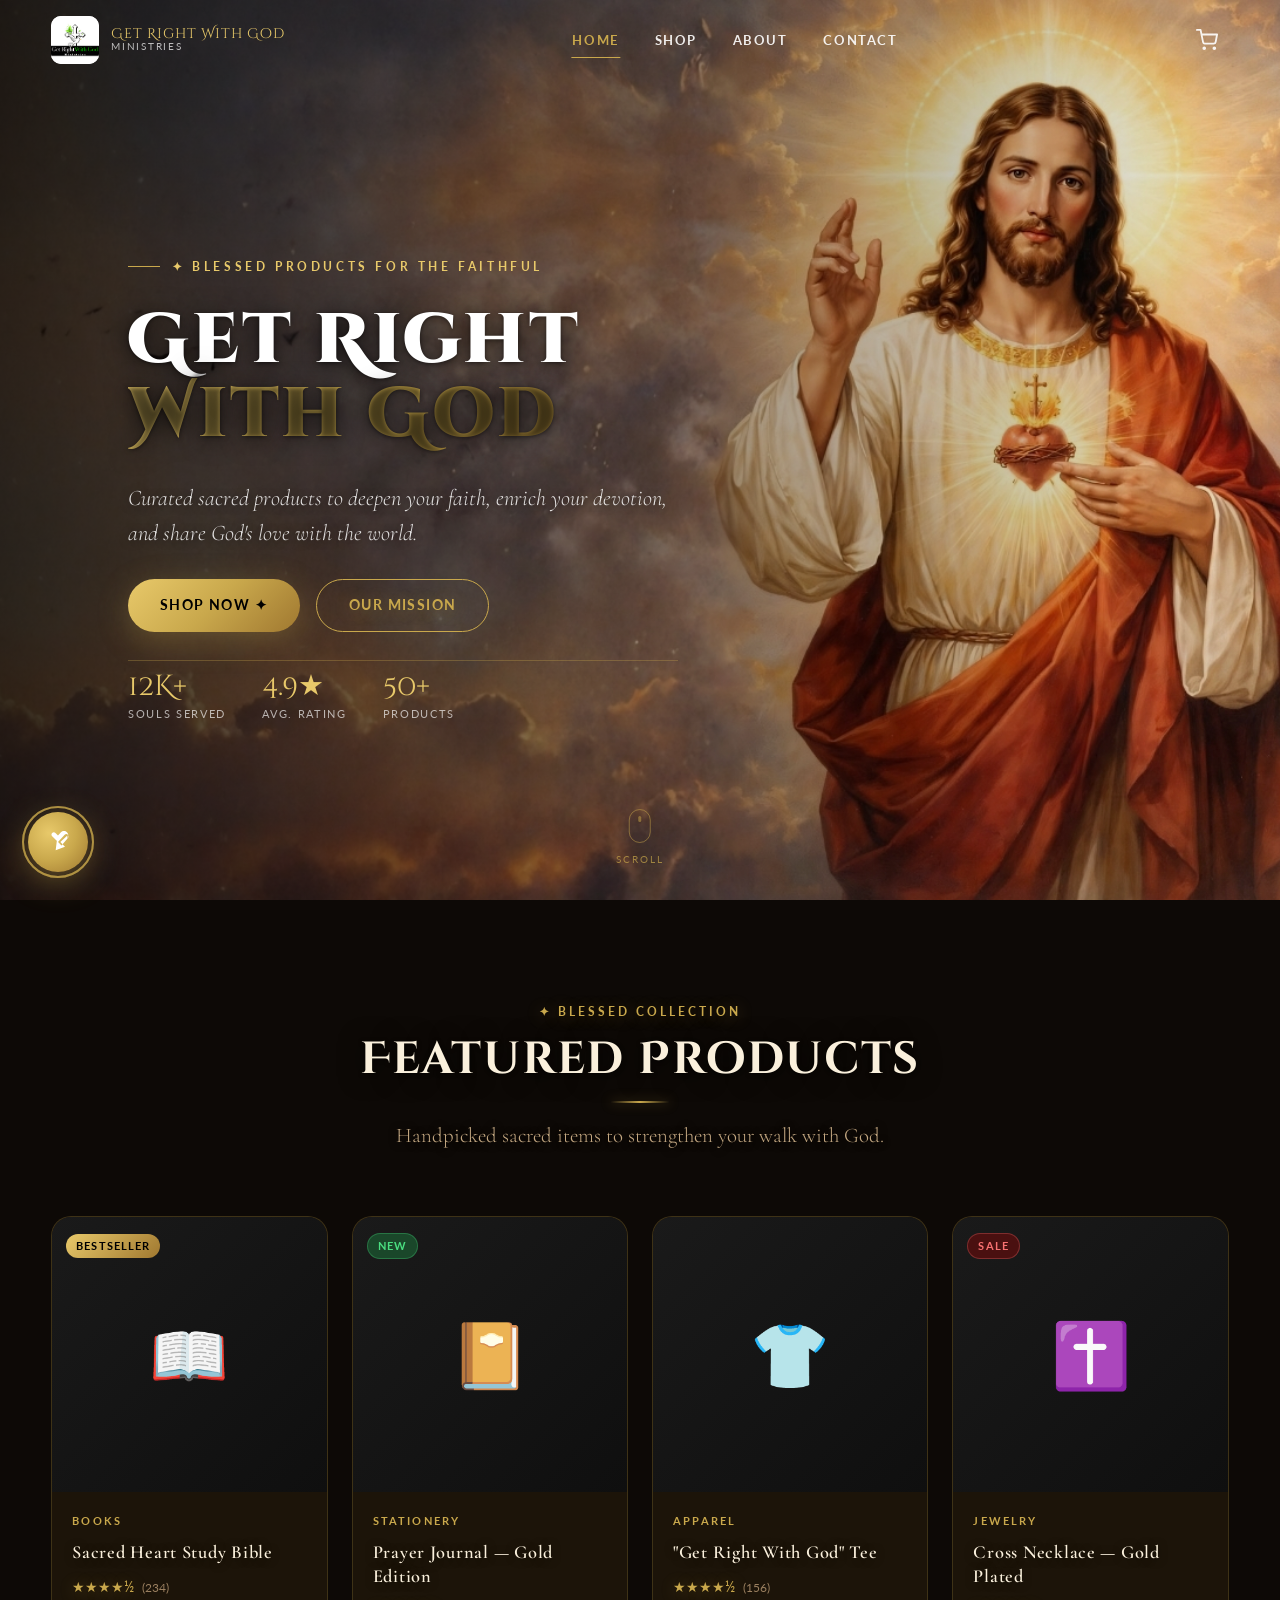
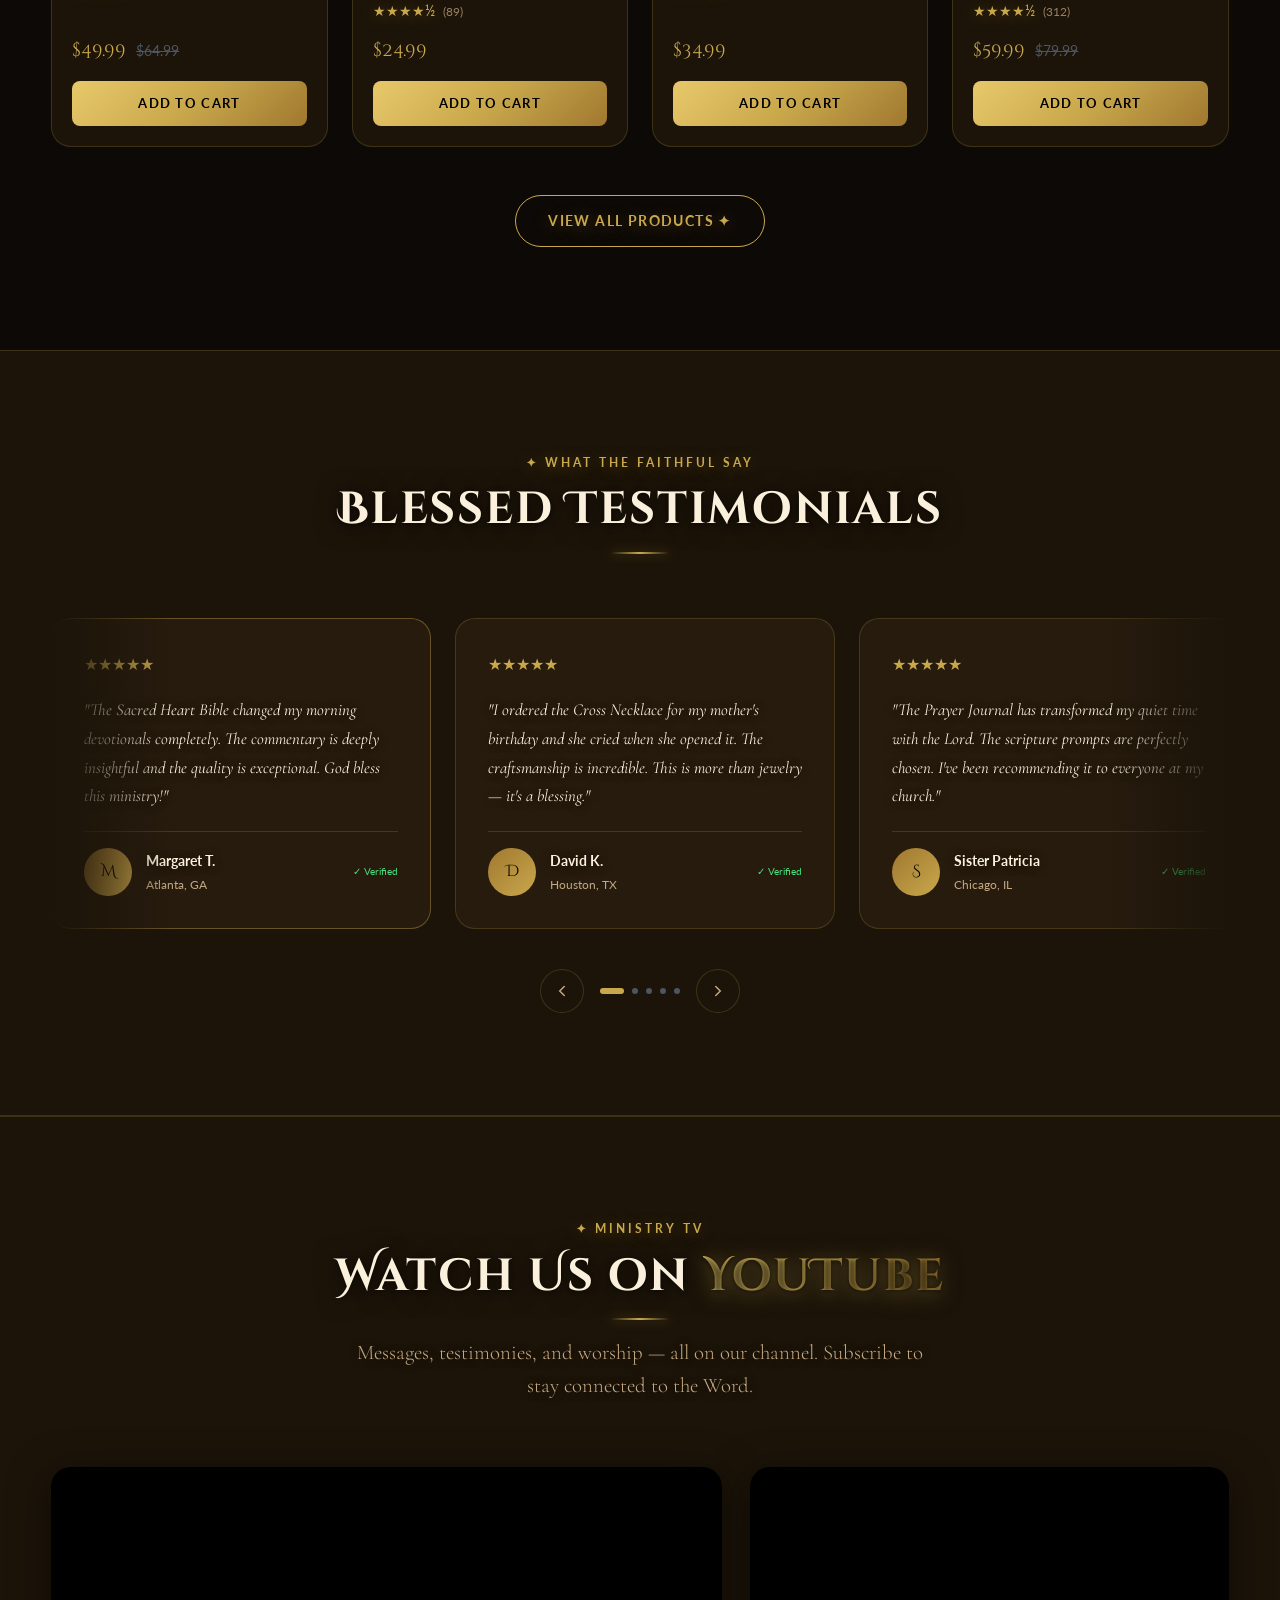
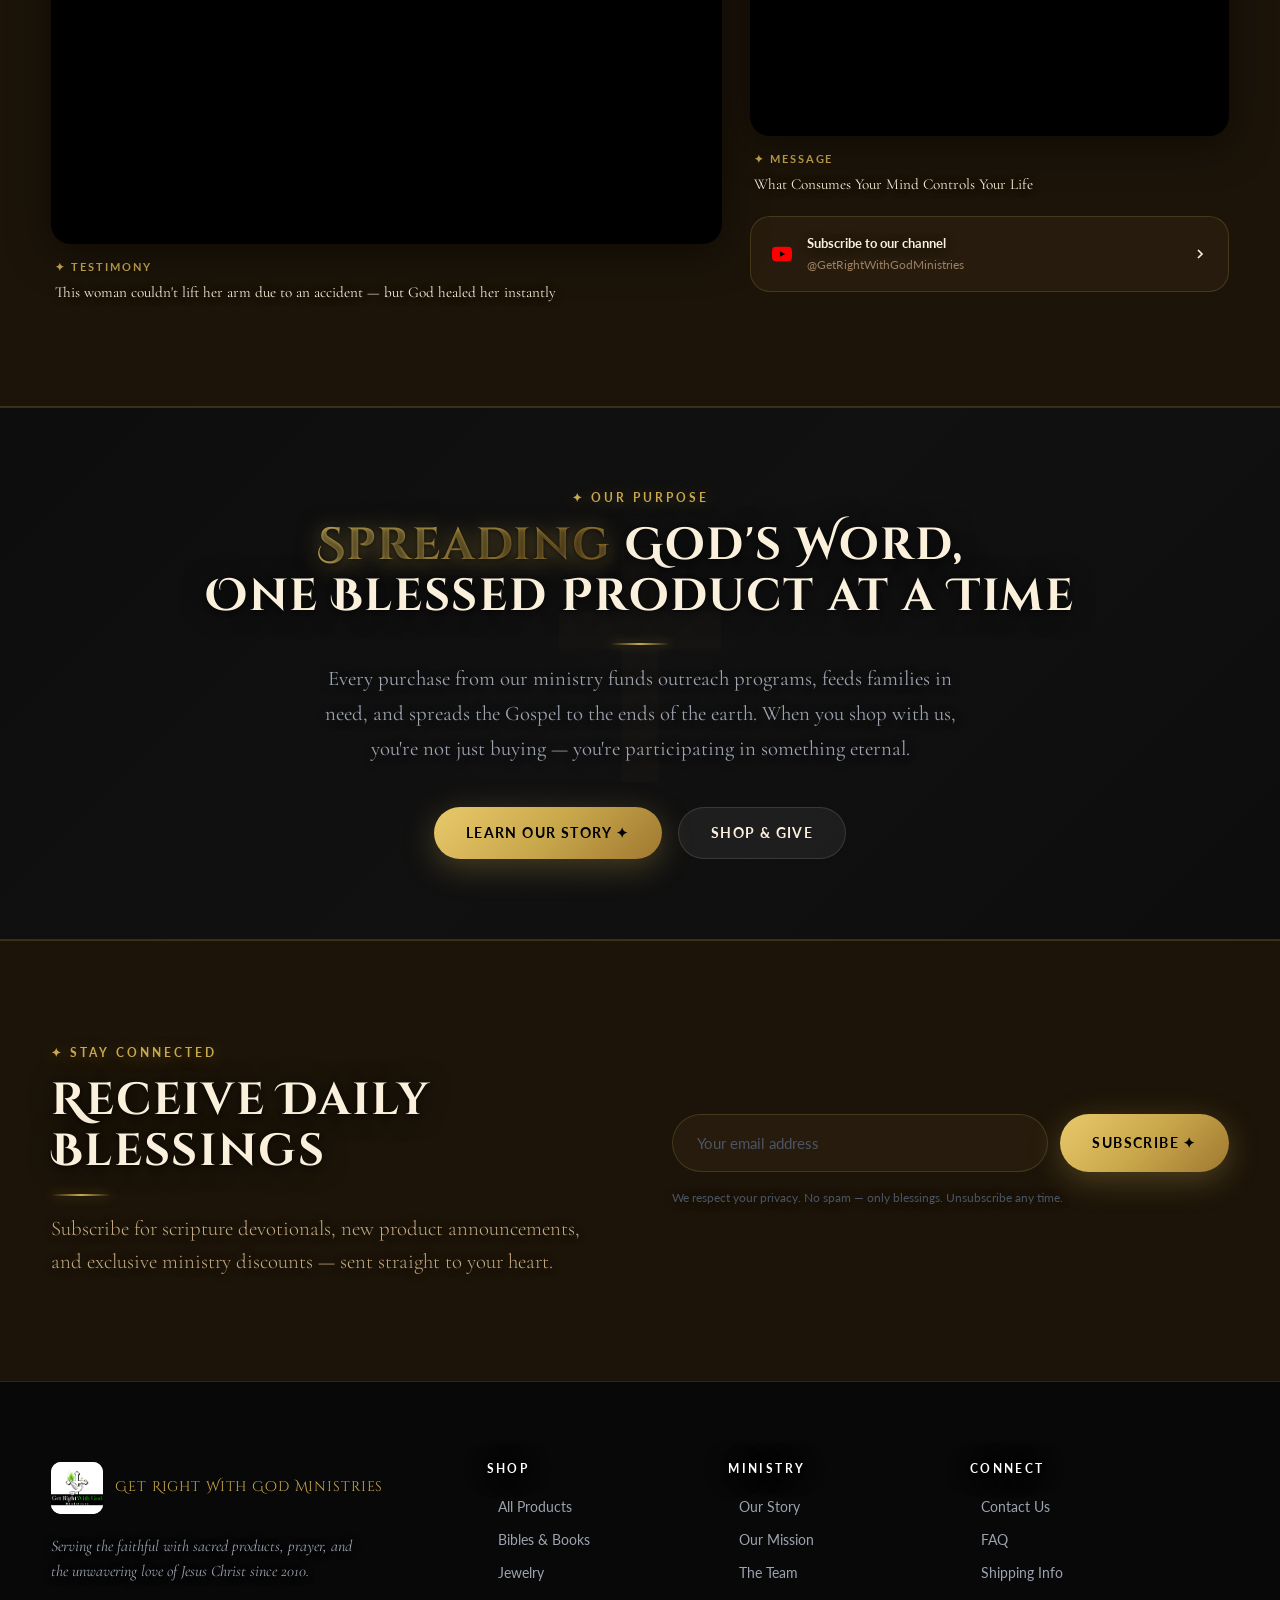
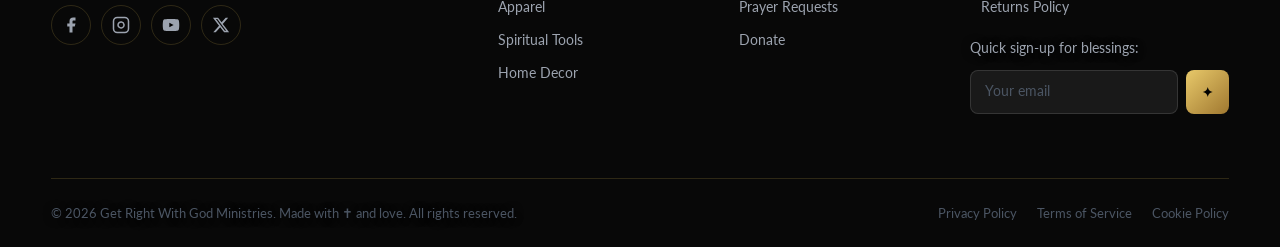
<file: index.html>
<!DOCTYPE html>
<html lang="en">
<head>
  <meta charset="UTF-8">
  <meta name="viewport" content="width=device-width, initial-scale=1.0">
  <meta name="description" content="Get Right With God Ministries — Sacred products for your spiritual journey. Bibles, devotionals, jewelry, apparel, and more.">
  <title>Get Right With God Ministries</title>
  <link rel="stylesheet" href="css/reset.css">
  <link rel="stylesheet" href="css/variables.css">
  <link rel="stylesheet" href="css/global.css">
  <link rel="stylesheet" href="css/navbar.css">
  <link rel="stylesheet" href="css/hero.css">
  <link rel="stylesheet" href="css/products.css">
  <link rel="stylesheet" href="css/testimonials.css">
  <link rel="stylesheet" href="css/footer.css">
  <link rel="stylesheet" href="css/animations.css">
  <link rel="stylesheet" href="css/dm-widget.css">
  <link rel="stylesheet" href="css/responsive.css">
</head>
<body data-page="home">

  <!-- NAVBAR -->
  <header class="navbar" role="banner">
    <div class="navbar-inner">
      <a href="index.html" class="navbar-logo" aria-label="Get Right With God Ministries Home">
        <div class="navbar-logo-icon"><img class="navbar-logo-img" src="assets/images/logo.jpg" alt=""></div>
        <div class="navbar-logo-text">
          <span>Get Right With God</span>
          <span>Ministries</span>
        </div>
      </a>
      <nav class="navbar-nav" aria-label="Main navigation">
        <a href="index.html">Home</a>
        <a href="shop.html">Shop</a>
        <a href="about.html">About</a>
        <a href="contact.html">Contact</a>
      </nav>
      <div class="navbar-actions">
        <a href="cart.html" class="navbar-cart" aria-label="Shopping cart">
          <svg viewBox="0 0 24 24" fill="none" stroke="currentColor" stroke-width="2" stroke-linecap="round" stroke-linejoin="round">
            <circle cx="9" cy="21" r="1"/><circle cx="20" cy="21" r="1"/>
            <path d="M1 1h4l2.68 13.39a2 2 0 0 0 2 1.61h9.72a2 2 0 0 0 2-1.61L23 6H6"/>
          </svg>
          <span class="cart-badge" aria-live="polite" aria-label="Items in cart">0</span>
        </a>
        <button class="hamburger" aria-label="Toggle menu" aria-expanded="false">
          <span></span><span></span><span></span>
        </button>
      </div>
    </div>
  </header>

  <!-- MOBILE MENU -->
  <nav class="mobile-menu" aria-label="Mobile navigation">
    <a href="index.html">Home</a>
    <a href="shop.html">Shop</a>
    <a href="about.html">About</a>
    <a href="contact.html">Contact</a>
    <a href="cart.html" class="btn btn-primary">View Cart</a>
  </nav>

  <main>
    <!-- HERO -->
    <section class="hero" aria-label="Hero">
      <canvas id="hero-canvas" aria-hidden="true"></canvas>
      <div class="hero-bg-gradient" aria-hidden="true"></div>
      <div class="hero-inner">
        <div class="hero-content">
          <span class="hero-eyebrow">✦ Blessed Products for the Faithful</span>
          <h1 class="hero-title">
            Get Right<br>
            <span class="gold-line">With God</span>
          </h1>
          <p class="hero-subtitle">
            Curated sacred products to deepen your faith, enrich your devotion, and share God's love with the world.
          </p>
          <div class="hero-cta">
            <a href="shop.html" class="btn btn-primary">Shop Now ✦</a>
            <a href="about.html" class="btn btn-outline">Our Mission</a>
          </div>
          <div class="hero-stats">
            <div class="hero-stat">
              <div class="hero-stat-value">12K+</div>
              <div class="hero-stat-label">Souls Served</div>
            </div>
            <div class="hero-stat">
              <div class="hero-stat-value">4.9★</div>
              <div class="hero-stat-label">Avg. Rating</div>
            </div>
            <div class="hero-stat">
              <div class="hero-stat-value">50+</div>
              <div class="hero-stat-label">Products</div>
            </div>
          </div>
        </div>
      </div>
      <div class="hero-scroll-hint" aria-hidden="true">
        <div class="hero-scroll-mouse"></div>
        <span>Scroll</span>
      </div>
    </section>

    <!-- FEATURED PRODUCTS -->
    <section class="products-section" aria-labelledby="featured-heading">
      <div class="container">
        <div class="section-header">
          <span class="section-label reveal">✦ Blessed Collection</span>
          <h2 class="section-title reveal reveal-delay-1" id="featured-heading">Featured Products</h2>
          <div class="divider-gold reveal reveal-delay-2"></div>
          <p class="section-subtitle reveal reveal-delay-3">Handpicked sacred items to strengthen your walk with God.</p>
        </div>
        <div class="featured-products-grid" id="featured-grid"></div>
        <div style="text-align:center; margin-top:48px;" class="reveal">
          <a href="shop.html" class="btn btn-outline">View All Products ✦</a>
        </div>
      </div>
    </section>


    <!-- TESTIMONIALS -->
    <section class="testimonials-section" aria-labelledby="testimonials-heading">
      <div class="container">
        <div class="section-header">
          <span class="section-label reveal">✦ What the Faithful Say</span>
          <h2 class="section-title reveal reveal-delay-1" id="testimonials-heading">Blessed Testimonials</h2>
          <div class="divider-gold reveal reveal-delay-2"></div>
        </div>
        <div class="testimonials-track-wrap">
          <div class="testimonials-track">
            <div class="testimonial-card">
              <div class="testimonial-stars">★★★★★</div>
              <p class="testimonial-quote">"The Sacred Heart Bible changed my morning devotionals completely. The commentary is deeply insightful and the quality is exceptional. God bless this ministry!"</p>
              <div class="testimonial-author">
                <div class="testimonial-avatar">M</div>
                <div>
                  <div class="testimonial-author-name">Margaret T.</div>
                  <div class="testimonial-author-loc">Atlanta, GA</div>
                </div>
                <span class="testimonial-verified">✓ Verified</span>
              </div>
            </div>
            <div class="testimonial-card">
              <div class="testimonial-stars">★★★★★</div>
              <p class="testimonial-quote">"I ordered the Cross Necklace for my mother's birthday and she cried when she opened it. The craftsmanship is incredible. This is more than jewelry — it's a blessing."</p>
              <div class="testimonial-author">
                <div class="testimonial-avatar">D</div>
                <div>
                  <div class="testimonial-author-name">David K.</div>
                  <div class="testimonial-author-loc">Houston, TX</div>
                </div>
                <span class="testimonial-verified">✓ Verified</span>
              </div>
            </div>
            <div class="testimonial-card">
              <div class="testimonial-stars">★★★★★</div>
              <p class="testimonial-quote">"The Prayer Journal has transformed my quiet time with the Lord. The scripture prompts are perfectly chosen. I've been recommending it to everyone at my church."</p>
              <div class="testimonial-author">
                <div class="testimonial-avatar">S</div>
                <div>
                  <div class="testimonial-author-name">Sister Patricia</div>
                  <div class="testimonial-author-loc">Chicago, IL</div>
                </div>
                <span class="testimonial-verified">✓ Verified</span>
              </div>
            </div>
            <div class="testimonial-card">
              <div class="testimonial-stars">★★★★★</div>
              <p class="testimonial-quote">"Fast shipping, beautiful packaging, and the Anointing Oil Set smells heavenly. This ministry clearly puts love into every product. I'll be a lifelong customer."</p>
              <div class="testimonial-author">
                <div class="testimonial-avatar">R</div>
                <div>
                  <div class="testimonial-author-name">Reverend James R.</div>
                  <div class="testimonial-author-loc">Memphis, TN</div>
                </div>
                <span class="testimonial-verified">✓ Verified</span>
              </div>
            </div>
            <div class="testimonial-card">
              <div class="testimonial-stars">★★★★★</div>
              <p class="testimonial-quote">"Wearing the Ministry Hoodie to church last Sunday got so many compliments. Quality is top-tier and the embroidery is stunning. Faith AND fashion — who knew?"</p>
              <div class="testimonial-author">
                <div class="testimonial-avatar">A</div>
                <div>
                  <div class="testimonial-author-name">Alicia M.</div>
                  <div class="testimonial-author-loc">Dallas, TX</div>
                </div>
                <span class="testimonial-verified">✓ Verified</span>
              </div>
            </div>
          </div>
        </div>
        <div class="carousel-controls">
          <button class="carousel-btn" id="testimonials-prev" aria-label="Previous testimonial">
            <svg viewBox="0 0 24 24" fill="none" stroke="currentColor" stroke-width="2" stroke-linecap="round"><path d="M15 18l-6-6 6-6"/></svg>
          </button>
          <div class="carousel-dots" id="testimonials-dots" role="tablist" aria-label="Testimonials navigation"></div>
          <button class="carousel-btn" id="testimonials-next" aria-label="Next testimonial">
            <svg viewBox="0 0 24 24" fill="none" stroke="currentColor" stroke-width="2" stroke-linecap="round"><path d="M9 18l6-6-6-6"/></svg>
          </button>
        </div>
      </div>
    </section>

    <!-- YOUTUBE CHANNEL -->
    <section class="yt-section" aria-labelledby="yt-heading">
      <div class="container">
        <div class="section-header">
          <span class="section-label reveal">✦ Ministry TV</span>
          <h2 class="section-title reveal reveal-delay-1" id="yt-heading">Watch Us on <span class="gold-text">YouTube</span></h2>
          <div class="divider-gold reveal reveal-delay-2"></div>
          <p class="section-subtitle reveal reveal-delay-3">Messages, testimonies, and worship — all on our channel. Subscribe to stay connected to the Word.</p>
        </div>
        <div class="yt-videos-grid reveal">
          <!-- Featured Video -->
          <div class="yt-featured">
            <div class="yt-embed-wrap">
              <iframe
                src="https://www.youtube-nocookie.com/embed/SDGci4MqDnM?rel=0&modestbranding=1"
                title="This woman couldn't lift her arm due to an accident but God healed her instantly"
                allow="accelerometer; autoplay; clipboard-write; encrypted-media; gyroscope; picture-in-picture"
                allowfullscreen
                loading="lazy">
              </iframe>
            </div>
            <div class="yt-video-label">
              <span class="yt-video-tag">✦ Testimony</span>
              <p class="yt-video-title">This woman couldn't lift her arm due to an accident — but God healed her instantly</p>
            </div>
          </div>
          <!-- Second Video -->
          <div class="yt-side">
            <div class="yt-embed-wrap">
              <iframe
                src="https://www.youtube-nocookie.com/embed/_pHUSYO1AAo?rel=0&modestbranding=1"
                title="What Consumes Your Mind Controls Your Life"
                allow="accelerometer; autoplay; clipboard-write; encrypted-media; gyroscope; picture-in-picture"
                allowfullscreen
                loading="lazy">
              </iframe>
            </div>
            <div class="yt-video-label">
              <span class="yt-video-tag">✦ Message</span>
              <p class="yt-video-title">What Consumes Your Mind Controls Your Life</p>
            </div>
            <!-- Subscribe CTA -->
            <a href="https://www.youtube.com/@GetRightWithGodMinistries" target="_blank" rel="noopener" class="yt-subscribe-cta">
              <svg viewBox="0 0 24 24" fill="currentColor" width="22" height="22"><path d="M22.54 6.42a2.78 2.78 0 0 0-1.95-1.96C18.88 4 12 4 12 4s-6.88 0-8.59.46A2.78 2.78 0 0 0 1.46 6.42 29 29 0 0 0 1 12a29 29 0 0 0 .46 5.58 2.78 2.78 0 0 0 1.95 1.96C5.12 20 12 20 12 20s6.88 0 8.59-.46a2.78 2.78 0 0 0 1.95-1.96A29 29 0 0 0 23 12a29 29 0 0 0-.46-5.58z"/><polygon fill="#000" points="9.75 15.02 15.5 12 9.75 8.98 9.75 15.02"/></svg>
              <div>
                <span class="yt-sub-label">Subscribe to our channel</span>
                <span class="yt-sub-handle">@GetRightWithGodMinistries</span>
              </div>
              <svg viewBox="0 0 24 24" fill="none" stroke="currentColor" stroke-width="2.5" width="16" height="16" style="margin-left:auto;flex-shrink:0;"><path d="M9 18l6-6-6-6"/></svg>
            </a>
          </div>
        </div>
      </div>
    </section>

    <!-- MISSION BANNER -->
    <section class="mission-banner" aria-labelledby="mission-heading">
      <div class="container">
        <span class="section-label reveal">✦ Our Purpose</span>
        <h2 class="section-title reveal reveal-delay-1" id="mission-heading">
          <span class="gold-text">Spreading</span> God's Word,<br>One Blessed Product at a Time
        </h2>
        <div class="divider-gold reveal reveal-delay-2"></div>
        <p class="reveal reveal-delay-3">
          Every purchase from our ministry funds outreach programs, feeds families in need, and spreads the Gospel to the ends of the earth. When you shop with us, you're not just buying — you're participating in something eternal.
        </p>
        <div class="mission-banner-cta reveal reveal-delay-4">
          <a href="about.html" class="btn btn-primary">Learn Our Story ✦</a>
          <a href="shop.html" class="btn btn-ghost">Shop & Give</a>
        </div>
      </div>
    </section>

    <!-- NEWSLETTER -->
    <section class="newsletter-section" aria-labelledby="newsletter-heading">
      <div class="container">
        <div class="newsletter-section-inner">
          <div class="reveal-left">
            <span class="section-label">✦ Stay Connected</span>
            <h2 class="section-title" id="newsletter-heading">Receive Daily Blessings</h2>
            <div class="divider-gold" style="margin:16px 0;"></div>
            <p class="section-subtitle">
              Subscribe for scripture devotionals, new product announcements, and exclusive ministry discounts — sent straight to your heart.
            </p>
          </div>
          <div class="newsletter-section-form reveal-right">
            <form class="newsletter-big-form" id="newsletter-form" novalidate>
              <input type="email" class="newsletter-big-input" placeholder="Your email address" required aria-label="Email address">
              <button type="submit" class="btn btn-primary">Subscribe ✦</button>
            </form>
            <p class="newsletter-disclaimer">
              We respect your privacy. No spam — only blessings. Unsubscribe any time.
            </p>
          </div>
        </div>
      </div>
    </section>
  </main>

  <!-- FOOTER -->
  <footer class="footer" id="site-footer">
    <div class="container">
      <div class="footer-top">
        <div class="footer-brand">
          <div class="footer-logo">
            <div class="footer-logo-icon"><img class="footer-logo-img" src="assets/images/logo.jpg" alt=""></div>
            <div class="footer-logo-text">Get Right With God Ministries</div>
          </div>
          <p class="footer-tagline">
            Serving the faithful with sacred products, prayer, and the unwavering love of Jesus Christ since 2010.
          </p>
          <div class="footer-socials">
            <a href="https://www.facebook.com/GodMinistryJamarGrimsley/" class="footer-social-btn" aria-label="Facebook" target="_blank" rel="noopener">
              <svg viewBox="0 0 24 24" fill="currentColor"><path d="M18 2h-3a5 5 0 0 0-5 5v3H7v4h3v8h4v-8h3l1-4h-4V7a1 1 0 0 1 1-1h3z"/></svg>
            </a>
            <a href="https://www.instagram.com/getrightwithgodministries" class="footer-social-btn" aria-label="Instagram" target="_blank" rel="noopener">
              <svg viewBox="0 0 24 24" fill="none" stroke="currentColor" stroke-width="2"><rect x="2" y="2" width="20" height="20" rx="5" ry="5"/><path d="M16 11.37A4 4 0 1 1 12.63 8 4 4 0 0 1 16 11.37z"/><line x1="17.5" y1="6.5" x2="17.51" y2="6.5"/></svg>
            </a>
            <a href="https://www.youtube.com/@GetRightWithGodMinistries" class="footer-social-btn" aria-label="YouTube" target="_blank" rel="noopener">
              <svg viewBox="0 0 24 24" fill="currentColor"><path d="M22.54 6.42a2.78 2.78 0 0 0-1.95-1.96C18.88 4 12 4 12 4s-6.88 0-8.59.46A2.78 2.78 0 0 0 1.46 6.42 29 29 0 0 0 1 12a29 29 0 0 0 .46 5.58 2.78 2.78 0 0 0 1.95 1.96C5.12 20 12 20 12 20s6.88 0 8.59-.46a2.78 2.78 0 0 0 1.95-1.96A29 29 0 0 0 23 12a29 29 0 0 0-.46-5.58z"/><polygon fill="#000" points="9.75 15.02 15.5 12 9.75 8.98 9.75 15.02"/></svg>
            </a>
            <a href="https://x.com/get_ministries" class="footer-social-btn" aria-label="Twitter/X" target="_blank" rel="noopener">
              <svg viewBox="0 0 24 24" fill="currentColor"><path d="M18.244 2.25h3.308l-7.227 8.26 8.502 11.24H16.17l-5.214-6.817L4.99 21.75H1.68l7.73-8.835L1.254 2.25H8.08l4.713 6.231zm-1.161 17.52h1.833L7.084 4.126H5.117z"/></svg>
            </a>
          </div>
        </div>
        <div class="footer-col">
          <h4>Shop</h4>
          <div class="footer-links">
            <a href="shop.html">All Products</a>
            <a href="shop.html?cat=books">Bibles & Books</a>
            <a href="shop.html?cat=jewelry">Jewelry</a>
            <a href="shop.html?cat=apparel">Apparel</a>
            <a href="shop.html?cat=spiritual">Spiritual Tools</a>
            <a href="shop.html?cat=home">Home Decor</a>
          </div>
        </div>
        <div class="footer-col">
          <h4>Ministry</h4>
          <div class="footer-links">
            <a href="about.html">Our Story</a>
            <a href="about.html#mission">Our Mission</a>
            <a href="about.html#team">The Team</a>
            <a href="contact.html">Prayer Requests</a>
            <a href="contact.html">Donate</a>
          </div>
        </div>
        <div class="footer-col">
          <h4>Connect</h4>
          <div class="footer-links">
            <a href="contact.html">Contact Us</a>
            <a href="contact.html#faq">FAQ</a>
            <a href="#">Shipping Info</a>
            <a href="#">Returns Policy</a>
          </div>
          <div class="footer-newsletter" style="margin-top:20px;">
            <p>Quick sign-up for blessings:</p>
            <form class="newsletter-form">
              <input type="email" class="newsletter-input" placeholder="Your email" aria-label="Email">
              <button type="submit" class="newsletter-submit">✦</button>
            </form>
          </div>
        </div>
      </div>
      <div class="footer-bottom">
        <p class="footer-copy">© 2026 Get Right With God Ministries. Made with ✝ and love. All rights reserved.</p>
        <nav class="footer-legal" aria-label="Legal links">
          <a href="#">Privacy Policy</a>
          <a href="#">Terms of Service</a>
          <a href="#">Cookie Policy</a>
        </nav>
      </div>
    </div>
  </footer>

  <!-- DM WIDGET -->
  <div class="dm-trigger" id="dm-trigger" aria-label="Open Divine Messenger">
    <button class="dm-btn" aria-expanded="false" aria-controls="dm-panel">
      <div class="dm-pulse-ring" aria-hidden="true"></div>
      <div class="dm-pulse-ring-2" aria-hidden="true"></div>
      <span class="dm-dove-icon" aria-hidden="true">
        <svg viewBox="0 0 24 24"><path d="M20 6.5L14 12l4 4-8 3 1-8 4 4 5.5-6.5c.7-.8.7-2 0-2.8-.8-.8-2-.8-2.8 0L12 12 7 7c-.8-.8-.8-2 0-2.8C7.8 3.4 9 3.4 9.8 4.2L12 6.5l2.5-2.8c1.4-1.5 3.8-1.5 5.2 0 1.5 1.4 1.5 3.8.3 5.3z"/></svg>
      </span>
      <div class="dm-tooltip">Send Us a Message</div>
      <span class="dm-unread-badge" aria-label="1 new message">1</span>
    </button>
  </div>

  <div class="dm-panel" id="dm-panel" role="dialog" aria-modal="true" aria-label="Divine Messenger">
    <div class="dm-panel-gold-strip" aria-hidden="true"></div>
    <div class="dm-panel-header">
      <div class="dm-panel-header-icon" aria-hidden="true">
        <svg viewBox="0 0 24 24"><path d="M20 6.5L14 12l4 4-8 3 1-8 4 4 5.5-6.5c.7-.8.7-2 0-2.8-.8-.8-2-.8-2.8 0L12 12 7 7c-.8-.8-.8-2 0-2.8C7.8 3.4 9 3.4 9.8 4.2L12 6.5l2.5-2.8c1.4-1.5 3.8-1.5 5.2 0 1.5 1.4 1.5 3.8.3 5.3z"/></svg>
      </div>
      <div class="dm-panel-title-wrap">
        <div class="dm-panel-title">Divine Messenger</div>
        <div class="dm-panel-subtitle">We reply within 24 hours</div>
      </div>
      <button class="dm-close-btn" aria-label="Close Divine Messenger">×</button>
    </div>

    <div class="dm-tabs" role="tablist" aria-label="Contact options">
      <button class="dm-tab active" data-tab="dm-tab-message" role="tab" aria-selected="true">Message Us</button>
      <button class="dm-tab" data-tab="dm-tab-whatsapp" role="tab" aria-selected="false">WhatsApp</button>
      <button class="dm-tab" data-tab="dm-tab-prayer" role="tab" aria-selected="false">Prayer 🙏</button>
      <div class="dm-tab-indicator" aria-hidden="true"></div>
    </div>

    <div class="dm-panel-body">
      <!-- TAB 1: Message Us -->
      <div class="dm-tab-content active" id="dm-tab-message" role="tabpanel">
        <form class="dm-form" id="dm-message-form" novalidate>
          <div class="dm-field">
            <label for="dm-name">Name</label>
            <input class="dm-input" type="text" id="dm-name" name="name" placeholder="Your blessed name" required>
          </div>
          <div class="dm-field">
            <label for="dm-email">Email</label>
            <input class="dm-input" type="email" id="dm-email" name="email" placeholder="Your email" required>
          </div>
          <div class="dm-field">
            <label for="dm-topic">Topic</label>
            <select class="dm-select" id="dm-topic" name="topic">
              <option value="">I'm reaching out about...</option>
              <option value="order">Order Support</option>
              <option value="product">Product Question</option>
              <option value="partnership">Ministry Partnership</option>
              <option value="donation">Donation</option>
              <option value="general">General Inquiry</option>
            </select>
          </div>
          <div class="dm-field">
            <label for="dm-message">Message</label>
            <textarea class="dm-textarea" id="dm-message" name="message" rows="4" placeholder="Your message..." required></textarea>
          </div>
          <button type="submit" class="dm-submit-btn">
            <span class="btn-text">Send Message ✦</span>
            <span class="btn-spinner"></span>
          </button>
        </form>
        <div class="dm-success-state" aria-live="polite">
          <svg class="dm-checkmark-svg" viewBox="0 0 64 64" aria-hidden="true">
            <circle cx="32" cy="32" r="30"/>
            <path d="M18 32l10 10 18-20"/>
          </svg>
          <div class="dm-confetti-container" aria-hidden="true"></div>
          <p class="dm-success-text">Message received.<br>God bless you! 🕊️</p>
        </div>
      </div>

      <!-- TAB 2: WhatsApp -->
      <div class="dm-tab-content" id="dm-tab-whatsapp" role="tabpanel">
        <div class="dm-whatsapp-content">
          <div class="dm-wa-icon" aria-hidden="true">
            <svg viewBox="0 0 24 24"><path d="M17.472 14.382c-.297-.149-1.758-.867-2.03-.967-.273-.099-.471-.148-.67.15-.197.297-.767.966-.94 1.164-.173.199-.347.223-.644.075-.297-.15-1.255-.463-2.39-1.475-.883-.788-1.48-1.761-1.653-2.059-.173-.297-.018-.458.13-.606.134-.133.298-.347.446-.52.149-.174.198-.298.298-.497.099-.198.05-.371-.025-.52-.075-.149-.669-1.612-.916-2.207-.242-.579-.487-.5-.669-.51-.173-.008-.371-.01-.57-.01-.198 0-.52.074-.792.372-.272.297-1.04 1.016-1.04 2.479 0 1.462 1.065 2.875 1.213 3.074.149.198 2.096 3.2 5.077 4.487.709.306 1.262.489 1.694.625.712.227 1.36.195 1.871.118.571-.085 1.758-.719 2.006-1.413.248-.694.248-1.289.173-1.413-.074-.124-.272-.198-.57-.347m-5.421 7.403h-.004a9.87 9.87 0 0 1-5.031-1.378l-.361-.214-3.741.982.998-3.648-.235-.374a9.86 9.86 0 0 1-1.51-5.26c.001-5.45 4.436-9.884 9.888-9.884 2.64 0 5.122 1.03 6.988 2.898a9.825 9.825 0 0 1 2.893 6.994c-.003 5.45-4.437 9.884-9.885 9.884m8.413-18.297A11.815 11.815 0 0 0 12.05 0C5.495 0 .16 5.335.157 11.892c0 2.096.547 4.142 1.588 5.945L.057 24l6.305-1.654a11.882 11.882 0 0 0 5.683 1.448h.005c6.554 0 11.89-5.335 11.893-11.893a11.821 11.821 0 0 0-3.48-8.413z"/></svg>
          </div>
          <p class="dm-wa-title">Chat with us instantly on WhatsApp</p>
          <div class="dm-wa-message-preview">
            "Hello! I'm interested in your blessed products from Get Right With God Ministries..."
          </div>
          <div class="dm-wa-hours">
            <span>Available Mon–Sat, 9AM–6PM EST</span>
          </div>
          <button class="dm-wa-btn">Open WhatsApp</button>
        </div>
      </div>

      <!-- TAB 3: Prayer Request -->
      <div class="dm-tab-content" id="dm-tab-prayer" role="tabpanel">
        <div class="dm-prayer-content">
          <div class="dm-prayer-header">
            <span class="dm-prayer-cross">✝</span>
            <div>
              <div class="dm-prayer-title">Submit a Prayer Request</div>
              <div class="dm-prayer-sub">Our team prays over every request personally</div>
            </div>
          </div>
          <form class="dm-form" id="dm-prayer-form" novalidate>
            <div class="dm-field">
              <label for="dm-prayer-text">Your Prayer Need</label>
              <textarea class="dm-textarea" id="dm-prayer-text" name="prayer" rows="5" placeholder="Share your prayer need..." required style="min-height:120px;"></textarea>
            </div>
            <label class="dm-checkbox-row">
              <input type="checkbox" name="anonymous">
              <span>Keep my request anonymous</span>
            </label>
            <label class="dm-checkbox-row">
              <input type="checkbox" name="notify">
              <span>Notify me when prayed over</span>
            </label>
            <button type="submit" class="dm-prayer-submit">
              Send Prayer Request 🙏
            </button>
          </form>
          <div class="dm-prayer-success" aria-live="polite">
            <div class="dm-glow-circle" aria-hidden="true"></div>
            <p class="dm-success-text">Your prayer has been received.<br>You are covered. ✝️</p>
          </div>
        </div>
      </div>
    </div>

    <div class="dm-panel-footer">
      <span>Powered by</span>
      <span class="dm-footer-logo">Get Right With God Ministries</span>
    </div>
  </div>

  <script src="js/cart.js"></script>
  <script src="js/navbar.js"></script>
  <script src="js/carousel.js"></script>
  <script src="js/animations.js"></script>
  <script src="js/hero.js"></script>
  <script src="js/products.js"></script>
  <script src="js/dm-widget.js"></script>
  <script src="js/main.js"></script>
  <script>
    document.getElementById('video-play-btn')?.addEventListener('click', function() {
      const video = this.previousElementSibling;
      if (video && video.tagName === 'VIDEO') {
        video.play();
        this.style.display = 'none';
      }
    });

    document.getElementById('newsletter-form')?.addEventListener('submit', function(e) {
      e.preventDefault();
      const btn = this.querySelector('button');
      btn.textContent = 'Subscribed ✓';
      btn.style.background = 'linear-gradient(135deg,#166534,#15803d)';
      btn.style.color = '#4ade80';
    });
  </script>
</body>
</html>
</file>
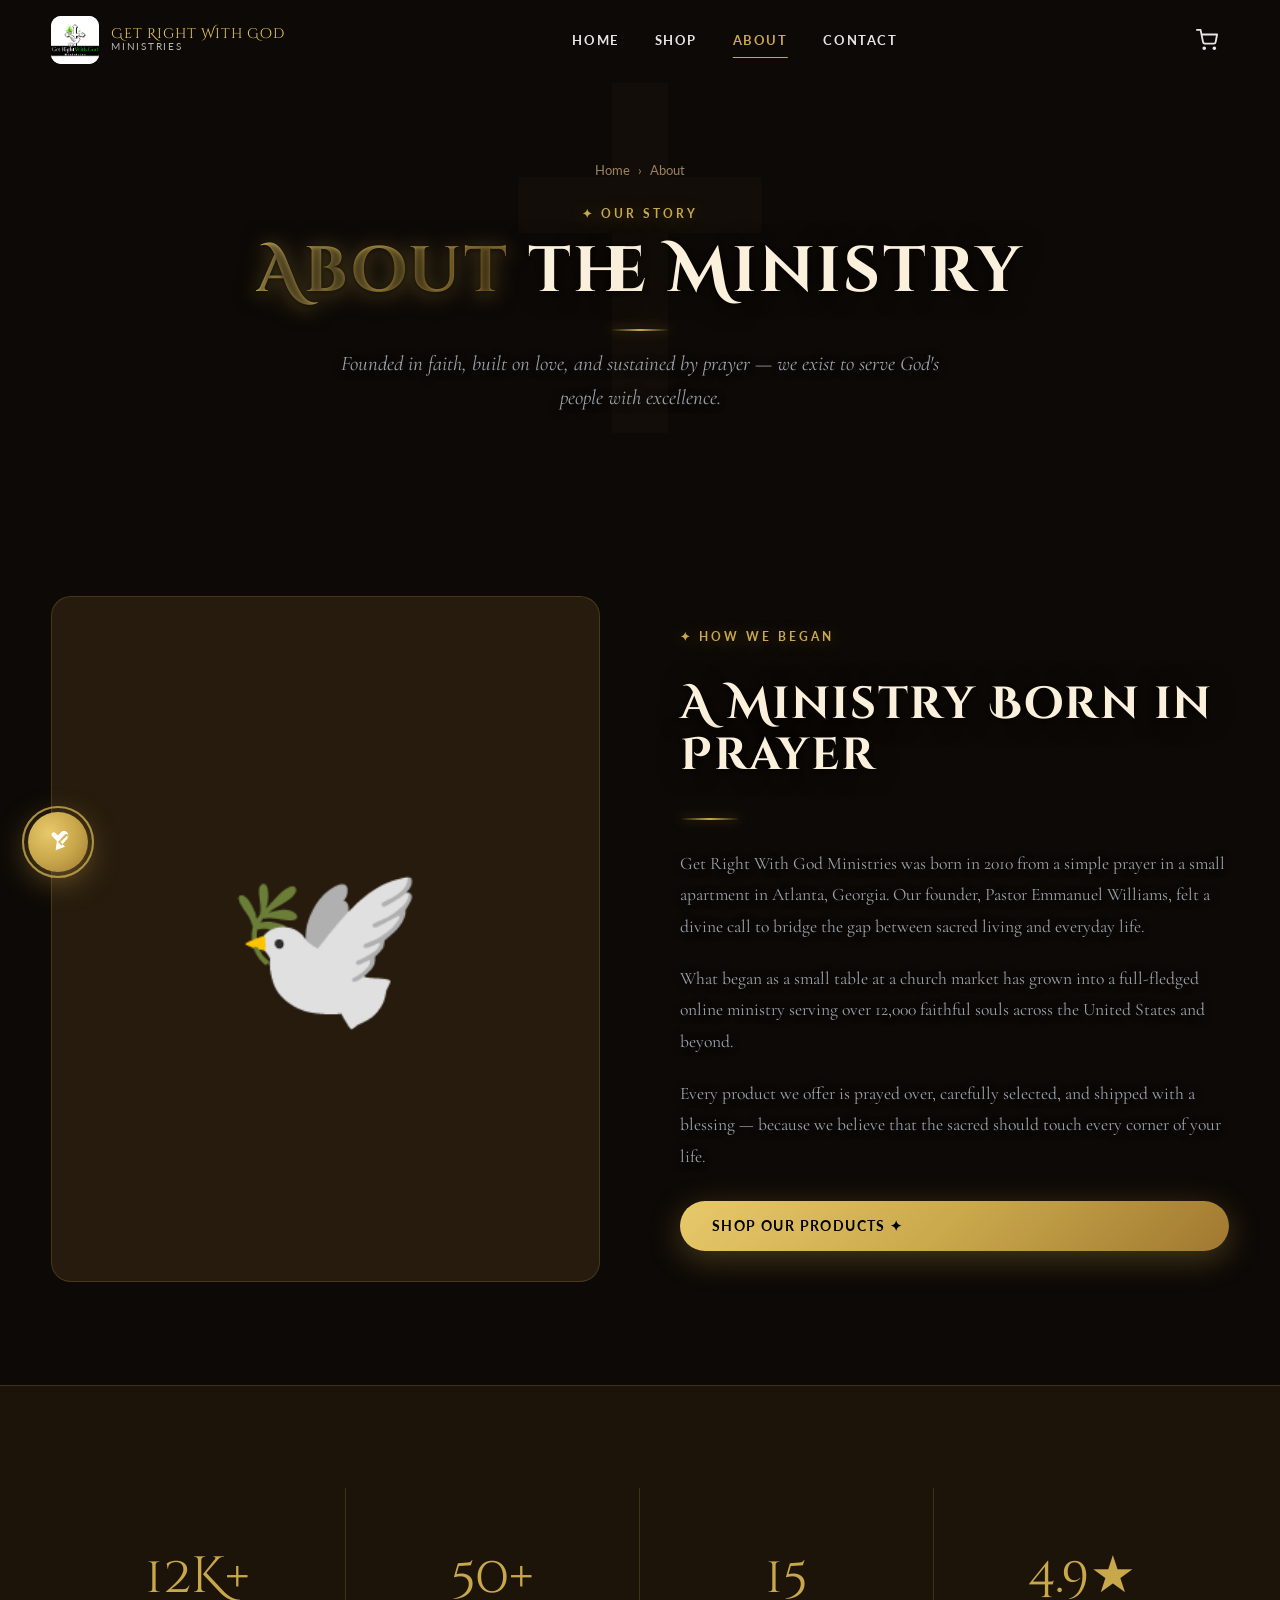
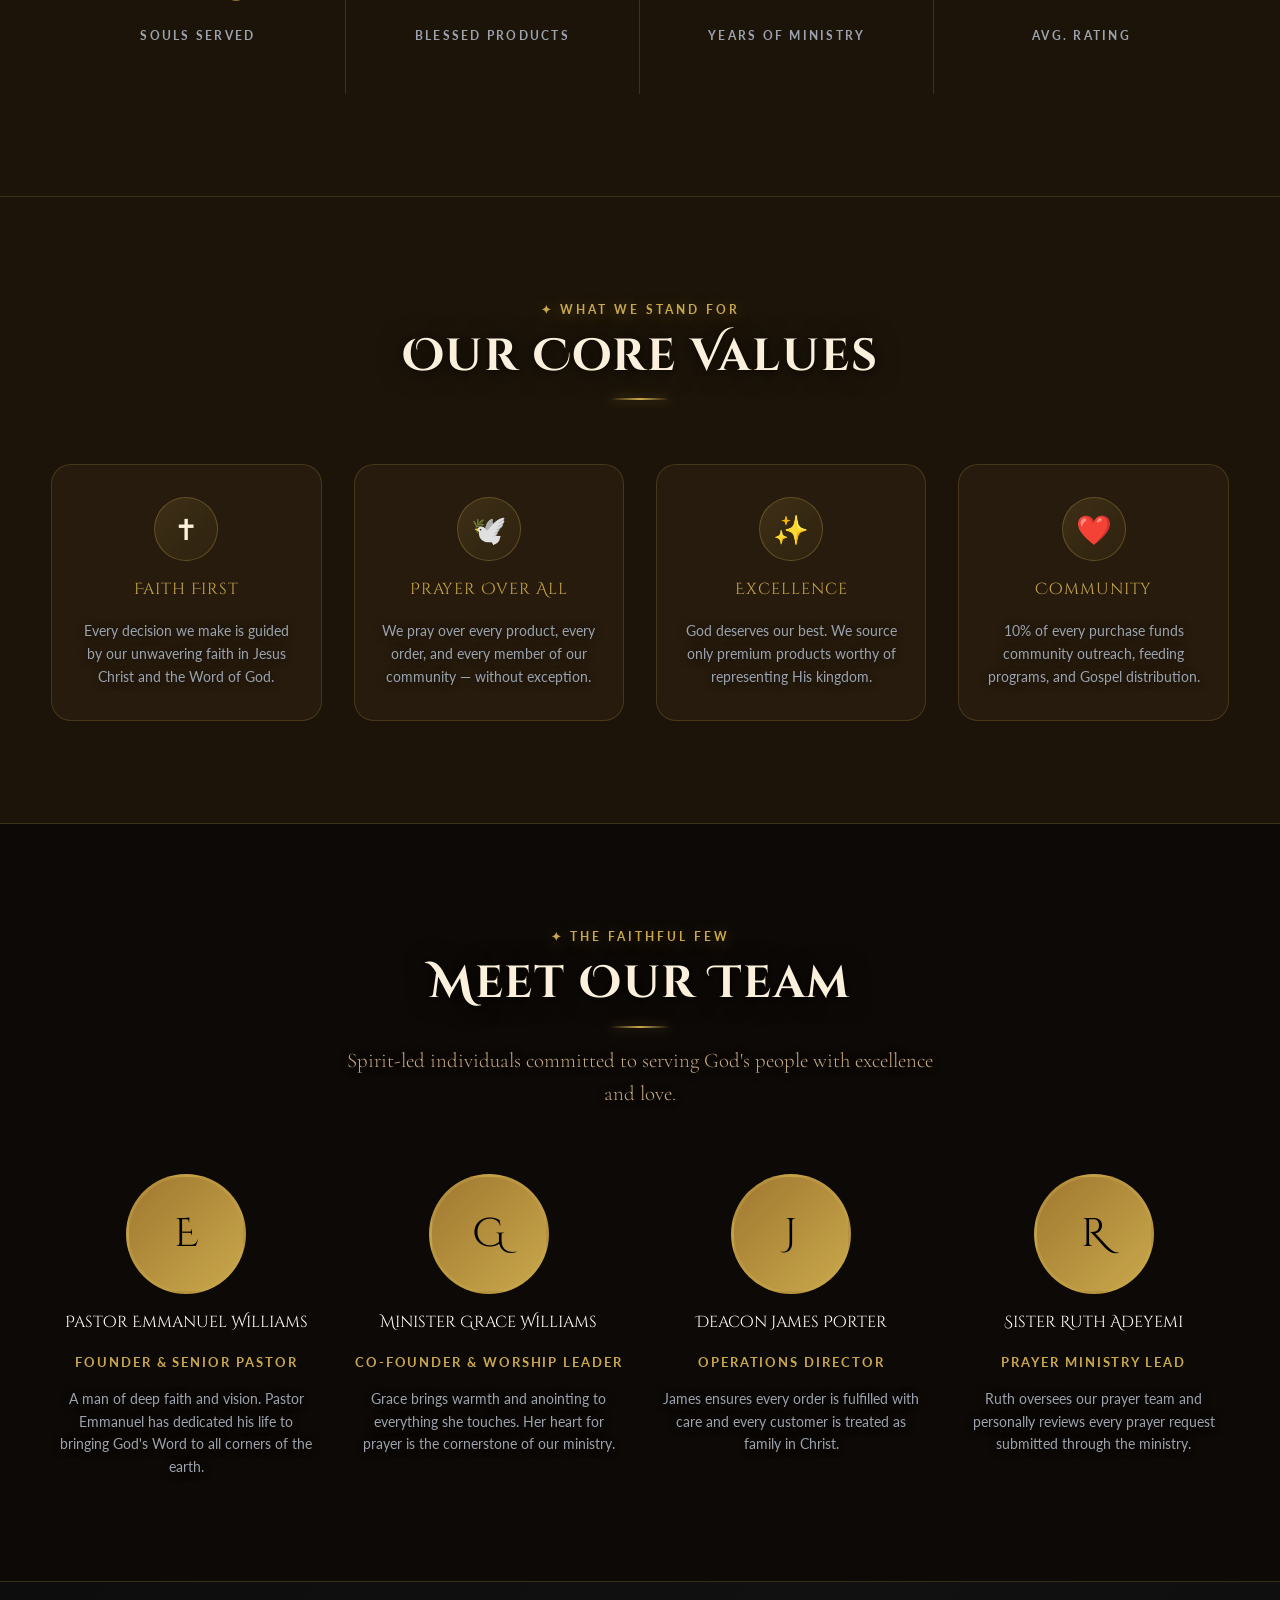
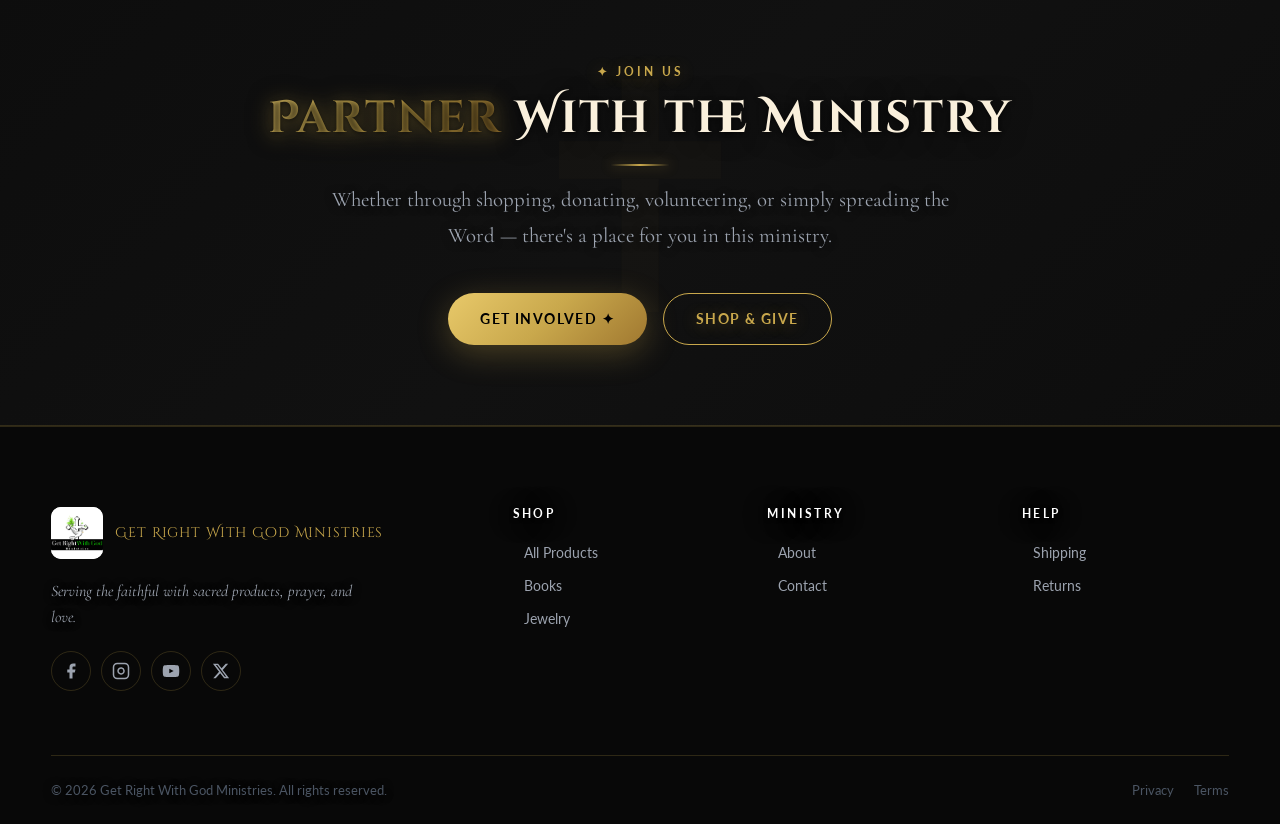
<file: about.html>
<!DOCTYPE html>
<html lang="en">
<head>
  <meta charset="UTF-8">
  <meta name="viewport" content="width=device-width, initial-scale=1.0">
  <meta name="description" content="About Get Right With God Ministries — Our story, mission, and the team behind the ministry.">
  <title>About — Get Right With God Ministries</title>
  <link rel="stylesheet" href="css/reset.css">
  <link rel="stylesheet" href="css/variables.css">
  <link rel="stylesheet" href="css/global.css">
  <link rel="stylesheet" href="css/navbar.css">
  <link rel="stylesheet" href="css/footer.css">
  <link rel="stylesheet" href="css/animations.css">
  <link rel="stylesheet" href="css/dm-widget.css">
  <link rel="stylesheet" href="css/responsive.css">
  <style>
    .about-hero { padding-top: calc(var(--nav-height) + 80px); padding-bottom: 80px; text-align: center; position: relative; overflow: hidden; }
    .about-hero::before { content: '✝'; position: absolute; font-size: 30rem; color: rgba(201,168,76,0.025); top: 50%; left: 50%; transform: translate(-50%,-50%); pointer-events: none; }
    .about-hero h1 { font-size: clamp(2.2rem,5vw,4rem); margin-bottom: 20px; }
    .about-hero p { font-family: var(--font-subhead); font-size: clamp(1rem,2vw,1.3rem); color: var(--color-gray-400); max-width: 600px; margin-inline: auto; font-style: italic; }

    .about-story { background: var(--color-bg); }
    .about-story-grid { display: grid; grid-template-columns: 1fr 1fr; gap: 80px; align-items: center; }
    .about-story-img { aspect-ratio: 4/5; background: var(--color-bg-elevated); border: 1px solid var(--color-border); border-radius: var(--radius-lg); display: flex; align-items: center; justify-content: center; font-size: 10rem; }
    .about-story-text { display: flex; flex-direction: column; gap: 20px; }
    .about-story-text p { font-family: var(--font-subhead); font-size: 1.1rem; color: var(--color-gray-400); line-height: 1.8; }

    .about-values { background: var(--color-bg-card); border-top: 1px solid var(--color-border); border-bottom: 1px solid var(--color-border); }
    .values-grid { display: grid; grid-template-columns: repeat(auto-fit, minmax(240px, 1fr)); gap: 32px; }
    .value-card { background: var(--color-bg-elevated); border: 1px solid var(--color-border); border-radius: var(--radius-lg); padding: 32px 24px; text-align: center; display: flex; flex-direction: column; align-items: center; gap: 16px; transition: var(--transition-smooth); }
    .value-card:hover { border-color: rgba(201,168,76,0.4); transform: translateY(-4px); }
    .value-icon { width: 64px; height: 64px; border-radius: 50%; background: linear-gradient(135deg, rgba(201,168,76,0.15), rgba(201,168,76,0.05)); border: 1px solid rgba(201,168,76,0.3); display: flex; align-items: center; justify-content: center; font-size: 1.8rem; }
    .value-title { font-family: var(--font-heading); font-size: 1rem; color: var(--color-gold); letter-spacing: 0.06em; }
    .value-desc { font-size: 0.9rem; color: var(--color-gray-400); line-height: 1.6; }

    .about-team { background: var(--color-bg); }
    .team-grid { display: grid; grid-template-columns: repeat(auto-fit, minmax(240px, 1fr)); gap: 32px; }
    .team-card { text-align: center; display: flex; flex-direction: column; align-items: center; gap: 16px; }
    .team-avatar { width: 120px; height: 120px; border-radius: 50%; background: linear-gradient(135deg, var(--color-gold-dark), var(--color-gold)); border: 3px solid rgba(201,168,76,0.4); display: flex; align-items: center; justify-content: center; font-family: var(--font-heading); font-size: 2.5rem; color: #000; }
    .team-name { font-family: var(--font-heading); font-size: 1rem; color: var(--color-white); }
    .team-role { font-size: 0.8rem; font-weight: 700; letter-spacing: 0.15em; text-transform: uppercase; color: var(--color-gold); }
    .team-bio { font-size: 0.88rem; color: var(--color-gray-400); line-height: 1.6; max-width: 260px; }

    .about-stats { background: var(--color-bg-card); border-top: 1px solid var(--color-border); }
    .stats-grid { display: grid; grid-template-columns: repeat(4, 1fr); gap: 0; }
    .stat-block { padding: 48px 32px; text-align: center; border-right: 1px solid var(--color-border); }
    .stat-block:last-child { border-right: none; }
    .stat-number { font-family: var(--font-heading); font-size: clamp(2rem,4vw,3.5rem); color: var(--color-gold); margin-bottom: 8px; }
    .stat-label { font-size: 0.78rem; font-weight: 700; letter-spacing: 0.18em; text-transform: uppercase; color: var(--color-gray-400); }

    @media (max-width: 768px) {
      .about-story-grid { grid-template-columns: 1fr; gap: 48px; }
      .about-story-img { aspect-ratio: 16/9; font-size: 6rem; }
      .stats-grid { grid-template-columns: repeat(2,1fr); }
      .stat-block:nth-child(2) { border-right: none; }
      .stat-block { border-bottom: 1px solid var(--color-border); }
    }
  </style>
</head>
<body data-page="about">

  <header class="navbar" role="banner">
    <div class="navbar-inner">
      <a href="index.html" class="navbar-logo" aria-label="Home">
        <div class="navbar-logo-icon"><img class="navbar-logo-img" src="assets/images/logo.jpg" alt=""></div>
        <div class="navbar-logo-text"><span>Get Right With God</span><span>Ministries</span></div>
      </a>
      <nav class="navbar-nav" aria-label="Main navigation">
        <a href="index.html">Home</a><a href="shop.html">Shop</a><a href="about.html" class="active">About</a><a href="contact.html">Contact</a>
      </nav>
      <div class="navbar-actions">
        <a href="cart.html" class="navbar-cart" aria-label="Shopping cart">
          <svg viewBox="0 0 24 24" fill="none" stroke="currentColor" stroke-width="2" stroke-linecap="round" stroke-linejoin="round"><circle cx="9" cy="21" r="1"/><circle cx="20" cy="21" r="1"/><path d="M1 1h4l2.68 13.39a2 2 0 0 0 2 1.61h9.72a2 2 0 0 0 2-1.61L23 6H6"/></svg>
          <span class="cart-badge" aria-live="polite">0</span>
        </a>
        <button class="hamburger" aria-label="Toggle menu" aria-expanded="false"><span></span><span></span><span></span></button>
      </div>
    </div>
  </header>
  <nav class="mobile-menu" aria-label="Mobile navigation">
    <a href="index.html">Home</a><a href="shop.html">Shop</a><a href="about.html">About</a><a href="contact.html">Contact</a>
    <a href="cart.html" class="btn btn-primary">View Cart</a>
  </nav>

  <main>
    <section class="about-hero">
      <div class="container">
        <nav class="breadcrumb" aria-label="Breadcrumb"><a href="index.html">Home</a><span class="breadcrumb-sep">›</span><span>About</span></nav>
        <span class="section-label">✦ Our Story</span>
        <h1 class="section-title"><span class="gold-text">About</span> the Ministry</h1>
        <div class="divider-gold"></div>
        <p>Founded in faith, built on love, and sustained by prayer — we exist to serve God's people with excellence.</p>
      </div>
    </section>

    <section class="about-story">
      <div class="container">
        <div class="about-story-grid">
          <div class="about-story-img reveal-left">🕊️</div>
          <div class="about-story-text reveal-right">
            <span class="section-label">✦ How We Began</span>
            <h2 class="section-title">A Ministry Born in Prayer</h2>
            <div class="divider-gold" style="margin:0 0 8px;"></div>
            <p>Get Right With God Ministries was born in 2010 from a simple prayer in a small apartment in Atlanta, Georgia. Our founder, Pastor Emmanuel Williams, felt a divine call to bridge the gap between sacred living and everyday life.</p>
            <p>What began as a small table at a church market has grown into a full-fledged online ministry serving over 12,000 faithful souls across the United States and beyond.</p>
            <p>Every product we offer is prayed over, carefully selected, and shipped with a blessing — because we believe that the sacred should touch every corner of your life.</p>
            <a href="shop.html" class="btn btn-primary" style="margin-top:8px;">Shop Our Products ✦</a>
          </div>
        </div>
      </div>
    </section>

    <section class="about-stats" id="mission">
      <div class="container">
        <div class="stats-grid">
          <div class="stat-block reveal"><div class="stat-number">12K+</div><div class="stat-label">Souls Served</div></div>
          <div class="stat-block reveal reveal-delay-1"><div class="stat-number">50+</div><div class="stat-label">Blessed Products</div></div>
          <div class="stat-block reveal reveal-delay-2"><div class="stat-number">15</div><div class="stat-label">Years of Ministry</div></div>
          <div class="stat-block reveal reveal-delay-3"><div class="stat-number">4.9★</div><div class="stat-label">Avg. Rating</div></div>
        </div>
      </div>
    </section>

    <section class="about-values">
      <div class="container">
        <div class="section-header">
          <span class="section-label reveal">✦ What We Stand For</span>
          <h2 class="section-title reveal reveal-delay-1">Our Core Values</h2>
          <div class="divider-gold reveal reveal-delay-2"></div>
        </div>
        <div class="values-grid">
          <div class="value-card reveal"><div class="value-icon">✝</div><div class="value-title">Faith First</div><p class="value-desc">Every decision we make is guided by our unwavering faith in Jesus Christ and the Word of God.</p></div>
          <div class="value-card reveal reveal-delay-1"><div class="value-icon">🕊️</div><div class="value-title">Prayer Over All</div><p class="value-desc">We pray over every product, every order, and every member of our community — without exception.</p></div>
          <div class="value-card reveal reveal-delay-2"><div class="value-icon">✨</div><div class="value-title">Excellence</div><p class="value-desc">God deserves our best. We source only premium products worthy of representing His kingdom.</p></div>
          <div class="value-card reveal reveal-delay-3"><div class="value-icon">❤️</div><div class="value-title">Community</div><p class="value-desc">10% of every purchase funds community outreach, feeding programs, and Gospel distribution.</p></div>
        </div>
      </div>
    </section>

    <section class="about-team" id="team">
      <div class="container">
        <div class="section-header">
          <span class="section-label reveal">✦ The Faithful Few</span>
          <h2 class="section-title reveal reveal-delay-1">Meet Our Team</h2>
          <div class="divider-gold reveal reveal-delay-2"></div>
          <p class="section-subtitle reveal reveal-delay-3">Spirit-led individuals committed to serving God's people with excellence and love.</p>
        </div>
        <div class="team-grid">
          <div class="team-card reveal"><div class="team-avatar">E</div><div class="team-name">Pastor Emmanuel Williams</div><div class="team-role">Founder & Senior Pastor</div><p class="team-bio">A man of deep faith and vision. Pastor Emmanuel has dedicated his life to bringing God's Word to all corners of the earth.</p></div>
          <div class="team-card reveal reveal-delay-1"><div class="team-avatar">G</div><div class="team-name">Minister Grace Williams</div><div class="team-role">Co-Founder & Worship Leader</div><p class="team-bio">Grace brings warmth and anointing to everything she touches. Her heart for prayer is the cornerstone of our ministry.</p></div>
          <div class="team-card reveal reveal-delay-2"><div class="team-avatar">J</div><div class="team-name">Deacon James Porter</div><div class="team-role">Operations Director</div><p class="team-bio">James ensures every order is fulfilled with care and every customer is treated as family in Christ.</p></div>
          <div class="team-card reveal reveal-delay-3"><div class="team-avatar">R</div><div class="team-name">Sister Ruth Adeyemi</div><div class="team-role">Prayer Ministry Lead</div><p class="team-bio">Ruth oversees our prayer team and personally reviews every prayer request submitted through the ministry.</p></div>
        </div>
      </div>
    </section>

    <section class="mission-banner">
      <div class="container">
        <span class="section-label reveal">✦ Join Us</span>
        <h2 class="section-title reveal reveal-delay-1"><span class="gold-text">Partner</span> With the Ministry</h2>
        <div class="divider-gold reveal reveal-delay-2"></div>
        <p class="reveal reveal-delay-3">Whether through shopping, donating, volunteering, or simply spreading the Word — there's a place for you in this ministry.</p>
        <div class="mission-banner-cta reveal reveal-delay-4">
          <a href="contact.html" class="btn btn-primary">Get Involved ✦</a>
          <a href="shop.html" class="btn btn-outline">Shop & Give</a>
        </div>
      </div>
    </section>
  </main>

  <footer class="footer" id="site-footer">
    <div class="container">
      <div class="footer-top">
        <div class="footer-brand"><div class="footer-logo"><div class="footer-logo-icon"><img class="footer-logo-img" src="assets/images/logo.jpg" alt=""></div><div class="footer-logo-text">Get Right With God Ministries</div></div><p class="footer-tagline">Serving the faithful with sacred products, prayer, and love.</p><div class="footer-socials"><a href="https://www.facebook.com/GodMinistryJamarGrimsley/" class="footer-social-btn" aria-label="Facebook" target="_blank" rel="noopener"><svg viewBox="0 0 24 24" fill="currentColor"><path d="M18 2h-3a5 5 0 0 0-5 5v3H7v4h3v8h4v-8h3l1-4h-4V7a1 1 0 0 1 1-1h3z"/></svg></a><a href="https://www.instagram.com/getrightwithgodministries" class="footer-social-btn" aria-label="Instagram" target="_blank" rel="noopener"><svg viewBox="0 0 24 24" fill="none" stroke="currentColor" stroke-width="2"><rect x="2" y="2" width="20" height="20" rx="5"/><path d="M16 11.37A4 4 0 1 1 12.63 8 4 4 0 0 1 16 11.37z"/><line x1="17.5" y1="6.5" x2="17.51" y2="6.5"/></svg></a><a href="https://www.youtube.com/@GetRightWithGodMinistries" class="footer-social-btn" aria-label="YouTube" target="_blank" rel="noopener"><svg viewBox="0 0 24 24" fill="currentColor"><path d="M22.54 6.42a2.78 2.78 0 0 0-1.95-1.96C18.88 4 12 4 12 4s-6.88 0-8.59.46A2.78 2.78 0 0 0 1.46 6.42 29 29 0 0 0 1 12a29 29 0 0 0 .46 5.58 2.78 2.78 0 0 0 1.95 1.96C5.12 20 12 20 12 20s6.88 0 8.59-.46a2.78 2.78 0 0 0 1.95-1.96A29 29 0 0 0 23 12a29 29 0 0 0-.46-5.58z"/><polygon fill="#000" points="9.75 15.02 15.5 12 9.75 8.98 9.75 15.02"/></svg></a><a href="https://x.com/get_ministries" class="footer-social-btn" aria-label="Twitter/X" target="_blank" rel="noopener"><svg viewBox="0 0 24 24" fill="currentColor"><path d="M18.244 2.25h3.308l-7.227 8.26 8.502 11.24H16.17l-5.214-6.817L4.99 21.75H1.68l7.73-8.835L1.254 2.25H8.08l4.713 6.231zm-1.161 17.52h1.833L7.084 4.126H5.117z"/></svg></a></div></div>
        <div class="footer-col"><h4>Shop</h4><div class="footer-links"><a href="shop.html">All Products</a><a href="shop.html?cat=books">Books</a><a href="shop.html?cat=jewelry">Jewelry</a></div></div>
        <div class="footer-col"><h4>Ministry</h4><div class="footer-links"><a href="about.html">About</a><a href="contact.html">Contact</a></div></div>
        <div class="footer-col"><h4>Help</h4><div class="footer-links"><a href="#">Shipping</a><a href="#">Returns</a></div></div>
      </div>
      <div class="footer-bottom"><p class="footer-copy">© 2026 Get Right With God Ministries. All rights reserved.</p><nav class="footer-legal"><a href="#">Privacy</a><a href="#">Terms</a></nav></div>
    </div>
  </footer>

  <!-- DM WIDGET -->
  <div class="dm-trigger" id="dm-trigger"><button class="dm-btn" aria-expanded="false" aria-controls="dm-panel"><div class="dm-pulse-ring" aria-hidden="true"></div><div class="dm-pulse-ring-2" aria-hidden="true"></div><span class="dm-dove-icon" aria-hidden="true"><svg viewBox="0 0 24 24"><path d="M20 6.5L14 12l4 4-8 3 1-8 4 4 5.5-6.5c.7-.8.7-2 0-2.8-.8-.8-2-.8-2.8 0L12 12 7 7c-.8-.8-.8-2 0-2.8C7.8 3.4 9 3.4 9.8 4.2L12 6.5l2.5-2.8c1.4-1.5 3.8-1.5 5.2 0 1.5 1.4 1.5 3.8.3 5.3z"/></svg></span><div class="dm-tooltip">Send Us a Message</div><span class="dm-unread-badge">1</span></button></div>
  <div class="dm-panel" id="dm-panel" role="dialog" aria-modal="true" aria-label="Divine Messenger"><div class="dm-panel-gold-strip" aria-hidden="true"></div><div class="dm-panel-header"><div class="dm-panel-header-icon" aria-hidden="true"><svg viewBox="0 0 24 24"><path d="M20 6.5L14 12l4 4-8 3 1-8 4 4 5.5-6.5c.7-.8.7-2 0-2.8-.8-.8-2-.8-2.8 0L12 12 7 7c-.8-.8-.8-2 0-2.8C7.8 3.4 9 3.4 9.8 4.2L12 6.5l2.5-2.8c1.4-1.5 3.8-1.5 5.2 0 1.5 1.4 1.5 3.8.3 5.3z"/></svg></div><div class="dm-panel-title-wrap"><div class="dm-panel-title">Divine Messenger</div><div class="dm-panel-subtitle">We reply within 24 hours</div></div><button class="dm-close-btn" aria-label="Close">×</button></div><div class="dm-tabs" role="tablist"><button class="dm-tab active" data-tab="dm-tab-message" role="tab">Message Us</button><button class="dm-tab" data-tab="dm-tab-whatsapp" role="tab">WhatsApp</button><button class="dm-tab" data-tab="dm-tab-prayer" role="tab">Prayer 🙏</button><div class="dm-tab-indicator" aria-hidden="true"></div></div><div class="dm-panel-body"><div class="dm-tab-content active" id="dm-tab-message" role="tabpanel"><form class="dm-form" id="dm-message-form" novalidate><div class="dm-field"><label for="dm-name">Name</label><input class="dm-input" type="text" id="dm-name" placeholder="Your blessed name" required></div><div class="dm-field"><label for="dm-email">Email</label><input class="dm-input" type="email" id="dm-email" placeholder="Your email" required></div><div class="dm-field"><label for="dm-topic">Topic</label><select class="dm-select" id="dm-topic"><option>I'm reaching out about...</option><option>Ministry Partnership</option><option>Donation</option><option>General Inquiry</option></select></div><div class="dm-field"><label for="dm-message">Message</label><textarea class="dm-textarea" id="dm-message" rows="4" placeholder="Your message..." required></textarea></div><button type="submit" class="dm-submit-btn"><span class="btn-text">Send Message ✦</span><span class="btn-spinner"></span></button></form><div class="dm-success-state" aria-live="polite"><svg class="dm-checkmark-svg" viewBox="0 0 64 64"><circle cx="32" cy="32" r="30"/><path d="M18 32l10 10 18-20"/></svg><div class="dm-confetti-container"></div><p class="dm-success-text">Message received.<br>God bless you! 🕊️</p></div></div><div class="dm-tab-content" id="dm-tab-whatsapp" role="tabpanel"><div class="dm-whatsapp-content"><div class="dm-wa-icon"><svg viewBox="0 0 24 24" fill="#fff"><path d="M17.472 14.382c-.297-.149-1.758-.867-2.03-.967-.273-.099-.471-.148-.67.15-.197.297-.767.966-.94 1.164-.173.199-.347.223-.644.075-.297-.15-1.255-.463-2.39-1.475-.883-.788-1.48-1.761-1.653-2.059-.173-.297-.018-.458.13-.606.134-.133.298-.347.446-.52.149-.174.198-.298.298-.497.099-.198.05-.371-.025-.52-.075-.149-.669-1.612-.916-2.207-.242-.579-.487-.5-.669-.51a9.87 9.87 0 0 1-5.031-1.378l-.361-.214-3.741.982.998-3.648-.235-.374a9.86 9.86 0 0 1-1.51-5.26c.001-5.45 4.436-9.884 9.888-9.884 2.64 0 5.122 1.03 6.988 2.898a9.825 9.825 0 0 1 2.893 6.994c-.003 5.45-4.437 9.884-9.885 9.884"/></svg></div><p class="dm-wa-title">Chat with us instantly</p><div class="dm-wa-message-preview">"Hello! I'd like to partner with your ministry..."</div><div class="dm-wa-hours"><span>Mon–Sat, 9AM–6PM EST</span></div><button class="dm-wa-btn">Open WhatsApp</button></div></div><div class="dm-tab-content" id="dm-tab-prayer" role="tabpanel"><div class="dm-prayer-content"><div class="dm-prayer-header"><span class="dm-prayer-cross">✝</span><div><div class="dm-prayer-title">Submit a Prayer Request</div><div class="dm-prayer-sub">We pray over every request personally</div></div></div><form class="dm-form" id="dm-prayer-form" novalidate><div class="dm-field"><label>Your Prayer Need</label><textarea class="dm-textarea" rows="5" placeholder="Share your prayer need..." required style="min-height:120px;"></textarea></div><label class="dm-checkbox-row"><input type="checkbox"><span>Keep my request anonymous</span></label><label class="dm-checkbox-row"><input type="checkbox"><span>Notify me when prayed over</span></label><button type="submit" class="dm-prayer-submit">Send Prayer Request 🙏</button></form><div class="dm-prayer-success" aria-live="polite"><div class="dm-glow-circle"></div><p class="dm-success-text">Your prayer has been received.<br>You are covered. ✝️</p></div></div></div></div><div class="dm-panel-footer"><span>Powered by</span><span class="dm-footer-logo">Get Right With God Ministries</span></div></div>

  <script src="js/cart.js"></script>
  <script src="js/navbar.js"></script>
  <script src="js/carousel.js"></script>
  <script src="js/animations.js"></script>
  <script src="js/dm-widget.js"></script>
  <script src="js/main.js"></script>
</body>
</html>
</file>
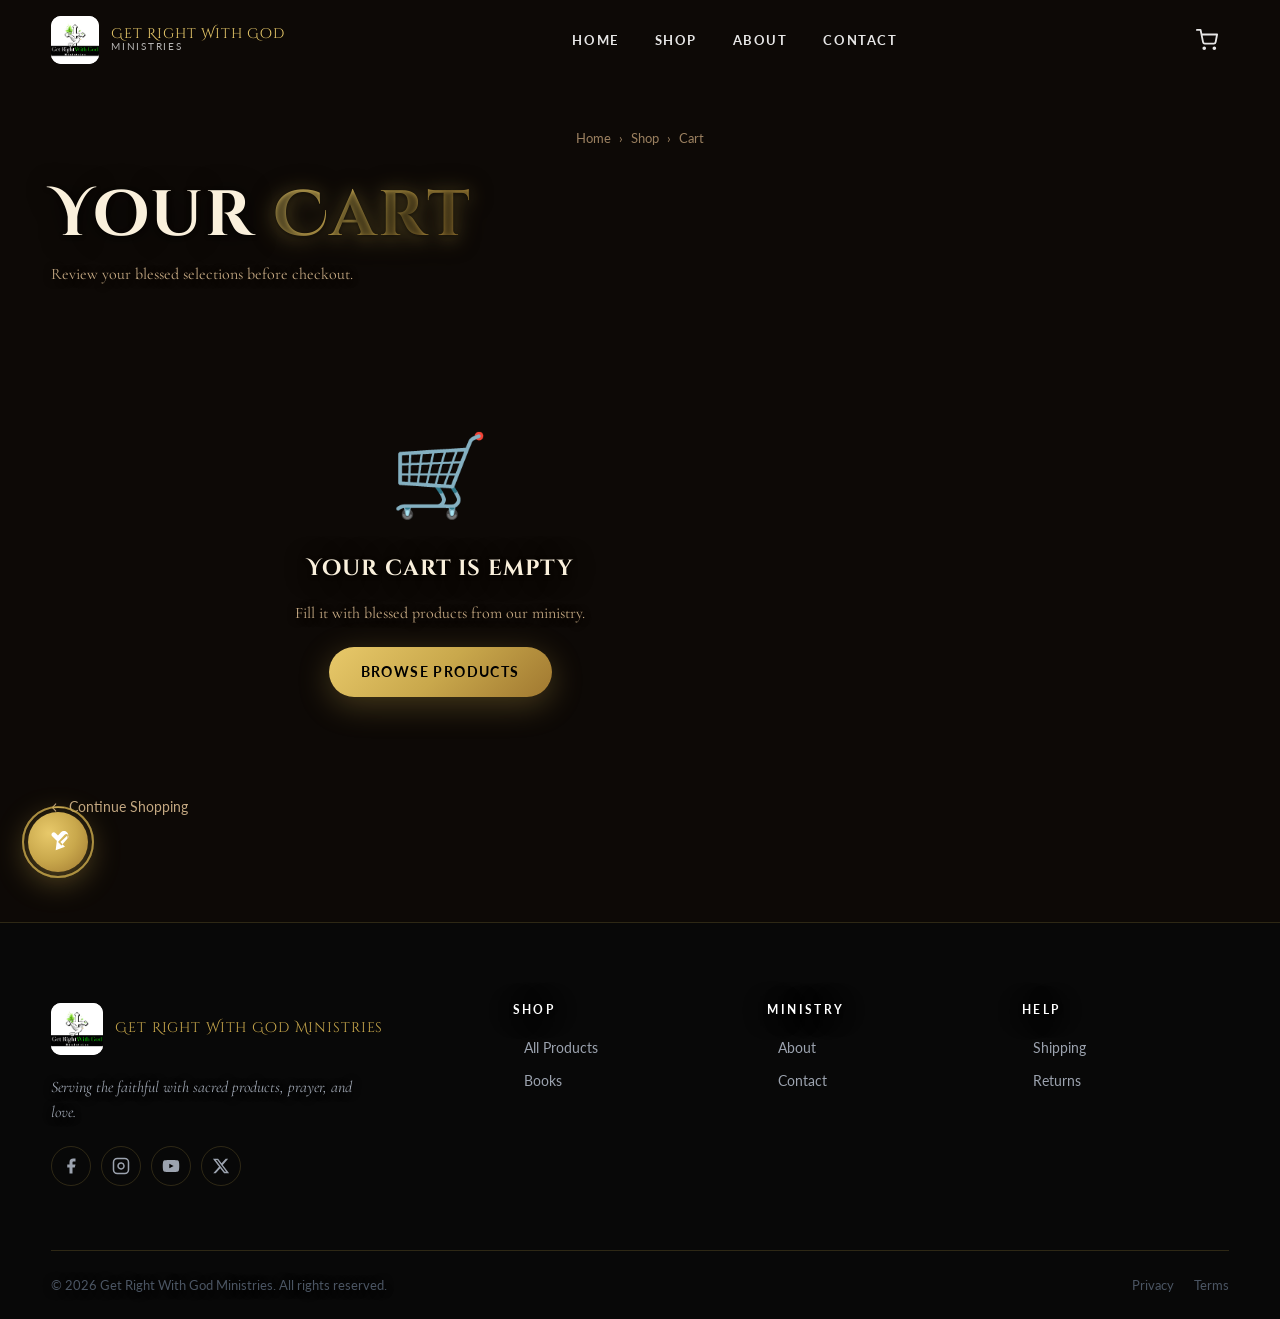
<file: cart.html>
<!DOCTYPE html>
<html lang="en">
<head>
  <meta charset="UTF-8">
  <meta name="viewport" content="width=device-width, initial-scale=1.0">
  <meta name="description" content="Your shopping cart — Get Right With God Ministries">
  <title>Cart — Get Right With God Ministries</title>
  <link rel="stylesheet" href="css/reset.css">
  <link rel="stylesheet" href="css/variables.css">
  <link rel="stylesheet" href="css/global.css">
  <link rel="stylesheet" href="css/navbar.css">
  <link rel="stylesheet" href="css/footer.css">
  <link rel="stylesheet" href="css/animations.css">
  <link rel="stylesheet" href="css/dm-widget.css">
  <link rel="stylesheet" href="css/responsive.css">
  <style>
    .cart-page { padding-top: calc(var(--nav-height) + 48px); padding-bottom: var(--section-pad); }
    .cart-page-header { margin-bottom: 40px; }
    .cart-page-header h1 { margin-bottom: 8px; }
    .cart-page-header p { color: var(--color-text-secondary); font-family: var(--font-subhead); font-size: 1rem; }
    .cart-layout { display: grid; grid-template-columns: 1fr 360px; gap: 40px; align-items: start; }

    .cart-empty { text-align: center; padding: 80px 40px; display: flex; flex-direction: column; align-items: center; gap: 20px; }
    .cart-empty-icon { font-size: 5rem; }
    .cart-empty h3 { font-family: var(--font-heading); font-size: 1.4rem; color: var(--color-text-primary); }
    .cart-empty p { color: var(--color-text-secondary); font-family: var(--font-subhead); }

    .cart-table-wrap { background: var(--color-bg-card); border: 1px solid var(--color-border); border-radius: var(--radius-lg); overflow: hidden; box-shadow: var(--shadow-card); }
    .cart-table { width: 100%; }
    .cart-table thead { background: var(--color-bg-elevated); border-bottom: 1px solid var(--color-border-soft); }
    .cart-table th { padding: 16px 20px; text-align: left; font-size: 0.72rem; font-weight: 700; letter-spacing: 0.18em; text-transform: uppercase; color: var(--color-text-secondary); }
    .cart-table td { padding: 16px 20px; border-bottom: 1px solid rgba(0,0,0,0.06); vertical-align: middle; }
    .cart-table tbody tr:last-child td { border-bottom: none; }
    .cart-table tbody tr:hover { background: rgba(0,0,0,0.02); }

    .cart-product-cell { display: flex; align-items: center; gap: 14px; }
    .cart-product-img { width: 64px; height: 64px; border-radius: var(--radius-sm); background: var(--color-bg-elevated); border: 1px solid var(--color-border-soft); display: flex; align-items: center; justify-content: center; font-size: 2rem; flex-shrink: 0; }
    .cart-product-name { font-weight: 700; font-size: 0.9rem; color: var(--color-text-primary); margin-bottom: 4px; }
    .cart-product-cat { font-size: 0.72rem; color: var(--color-gold); text-transform: uppercase; letter-spacing: 0.1em; font-weight: 700; }
    .cart-price { font-family: var(--font-heading); color: var(--color-gold); font-size: 0.95rem; }
    .cart-item-total { font-family: var(--font-heading); color: var(--color-text-primary); font-size: 0.95rem; }

    .qty-control { display: flex; align-items: center; border: 1px solid var(--color-border-soft); border-radius: var(--radius-sm); overflow: hidden; width: fit-content; }
    .qty-btn { width: 36px; height: 36px; display: flex; align-items: center; justify-content: center; background: var(--color-bg-elevated); color: var(--color-text-primary); font-size: 1.1rem; transition: background var(--transition-smooth); }
    .qty-btn:hover { background: rgba(184,134,11,0.12); color: var(--color-gold); }
    .qty-value { width: 44px; text-align: center; font-size: 0.9rem; color: var(--color-text-primary); }

    .cart-remove-btn { width: 32px; height: 32px; border-radius: 50%; color: var(--color-text-muted); font-size: 1.2rem; display: flex; align-items: center; justify-content: center; transition: background var(--transition-smooth), color var(--transition-smooth); }
    .cart-remove-btn:hover { background: rgba(239,68,68,0.1); color: #b91c1c; }

    .cart-actions-row { display: flex; justify-content: space-between; align-items: center; padding: 20px; border-top: 1px solid var(--color-border-soft); }
    .cart-continue { font-size: 0.85rem; color: var(--color-text-secondary); display: flex; align-items: center; gap: 6px; transition: color var(--transition-smooth); }
    .cart-continue:hover { color: var(--color-gold); }

    .cart-summary-card { background: var(--color-bg-card); border: 1px solid var(--color-border-soft); border-radius: var(--radius-lg); padding: 28px; position: sticky; top: calc(var(--nav-height) + 20px); box-shadow: var(--shadow-card); }
    .cart-summary-title { font-family: var(--font-heading); font-size: 1rem; color: var(--color-gold); margin-bottom: 24px; letter-spacing: 0.06em; }
    .summary-line { display: flex; justify-content: space-between; align-items: center; padding-block: 10px; border-bottom: 1px solid rgba(0,0,0,0.06); font-size: 0.9rem; color: var(--color-text-secondary); }
    .summary-line strong { color: var(--color-text-primary); }
    .summary-total-line { display: flex; justify-content: space-between; align-items: center; padding-top: 16px; margin-top: 8px; }
    .summary-total-label { font-family: var(--font-heading); font-size: 0.9rem; color: var(--color-text-primary); letter-spacing: 0.06em; }
    .summary-total { font-family: var(--font-heading); font-size: 1.5rem; color: var(--color-gold); }

    .promo-section { margin-block: 20px; }
    .promo-input-row { display: flex; gap: 8px; }
    .promo-input { flex: 1; background: var(--color-bg-elevated); border: 1px solid var(--color-border); border-radius: var(--radius-sm); padding: 10px 14px; color: var(--color-text-primary); font-size: 0.85rem; min-width: 0; transition: border-color var(--transition-smooth); }
    .promo-input:focus { outline: none; border-color: var(--color-gold); }
    .promo-input::placeholder { color: var(--color-text-muted); }
    .promo-btn { padding: 10px 16px; background: var(--color-bg-elevated); border: 1px solid var(--color-border); border-radius: var(--radius-sm); color: var(--color-gold-dark); font-size: 0.8rem; font-weight: 700; transition: var(--transition-smooth); white-space: nowrap; }
    .promo-btn:hover { border-color: var(--color-gold); background: rgba(184,134,11,0.1); }
    .promo-label { font-size: 0.72rem; font-weight: 700; letter-spacing: 0.12em; text-transform: uppercase; color: var(--color-text-secondary); margin-bottom: 8px; }

    .checkout-btn { width: 100%; padding: 16px; font-size: 0.9rem; margin-top: 20px; justify-content: center; }

    .cart-badges { display: flex; gap: 12px; justify-content: center; margin-top: 16px; flex-wrap: wrap; }
    .trust-badge { display: flex; align-items: center; gap: 5px; font-size: 0.7rem; color: var(--color-text-muted); }
    .trust-badge span:first-child { color: var(--color-gold); }

    .shipping-note { font-size: 0.8rem; color: var(--color-text-secondary); text-align: center; margin-top: 12px; }
    .shipping-note strong { color: var(--color-gold); }

    @media (max-width: 900px) {
      .cart-layout { grid-template-columns: 1fr; }
      .cart-summary-card { position: static; }
    }
    @media (max-width: 640px) {
      .cart-table th:nth-child(2), .cart-table td:nth-child(2) { display: none; }
      .cart-product-img { width: 52px; height: 52px; font-size: 1.5rem; }
    }
  </style>
</head>
<body data-page="cart">

  <header class="navbar" role="banner">
    <div class="navbar-inner">
      <a href="index.html" class="navbar-logo" aria-label="Home">
        <div class="navbar-logo-icon"><img class="navbar-logo-img" src="assets/images/logo.jpg" alt=""></div>
        <div class="navbar-logo-text"><span>Get Right With God</span><span>Ministries</span></div>
      </a>
      <nav class="navbar-nav" aria-label="Main navigation">
        <a href="index.html">Home</a><a href="shop.html">Shop</a><a href="about.html">About</a><a href="contact.html">Contact</a>
      </nav>
      <div class="navbar-actions">
        <a href="cart.html" class="navbar-cart" aria-label="Shopping cart">
          <svg viewBox="0 0 24 24" fill="none" stroke="currentColor" stroke-width="2" stroke-linecap="round" stroke-linejoin="round"><circle cx="9" cy="21" r="1"/><circle cx="20" cy="21" r="1"/><path d="M1 1h4l2.68 13.39a2 2 0 0 0 2 1.61h9.72a2 2 0 0 0 2-1.61L23 6H6"/></svg>
          <span class="cart-badge" aria-live="polite">0</span>
        </a>
        <button class="hamburger" aria-label="Toggle menu" aria-expanded="false"><span></span><span></span><span></span></button>
      </div>
    </div>
  </header>
  <nav class="mobile-menu" aria-label="Mobile navigation">
    <a href="index.html">Home</a><a href="shop.html">Shop</a><a href="about.html">About</a><a href="contact.html">Contact</a>
    <a href="cart.html" class="btn btn-primary">View Cart</a>
  </nav>

  <main class="cart-page">
    <div class="container">
      <nav class="breadcrumb" aria-label="Breadcrumb" style="margin-bottom:32px;"><a href="index.html">Home</a><span class="breadcrumb-sep">›</span><a href="shop.html">Shop</a><span class="breadcrumb-sep">›</span><span>Cart</span></nav>

      <div class="cart-page-header">
        <h1 class="section-title">Your <span class="gold-text">Cart</span></h1>
        <p>Review your blessed selections before checkout.</p>
      </div>

      <div class="cart-layout">
        <div>
          <div id="cart-items">
            <!-- Rendered by cart.js -->
          </div>
          <div style="margin-top:20px;" class="reveal">
            <a href="shop.html" class="cart-continue">
              ← Continue Shopping
            </a>
          </div>
        </div>

        <div id="cart-summary">
          <div class="cart-summary-card">
            <div class="cart-summary-title">Order Summary</div>
            <div class="summary-line">
              <span>Subtotal</span>
              <strong class="summary-subtotal">$0.00</strong>
            </div>
            <div class="summary-line">
              <span>Shipping</span>
              <strong class="summary-shipping">—</strong>
            </div>
            <div class="summary-line">
              <span>Tax (Est.)</span>
              <strong>Calculated at checkout</strong>
            </div>
            <div class="summary-total-line">
              <span class="summary-total-label">Total</span>
              <span class="summary-total">$0.00</span>
            </div>
            <div class="promo-section">
              <div class="promo-label">Promo Code</div>
              <div class="promo-input-row">
                <input type="text" class="promo-input" placeholder="Enter code" aria-label="Promo code">
                <button class="promo-btn">Apply</button>
              </div>
            </div>
            <button class="btn btn-primary checkout-btn" id="checkout-btn">
              Proceed to Checkout ✦
            </button>
            <p class="shipping-note">Orders over <strong>$75</strong> ship FREE. Every purchase supports our ministry mission.</p>
            <div class="cart-badges">
              <span class="trust-badge"><span>✦</span><span>Secure Checkout</span></span>
              <span class="trust-badge"><span>✦</span><span>Prayed Over</span></span>
              <span class="trust-badge"><span>✦</span><span>30-Day Returns</span></span>
            </div>
          </div>
        </div>
      </div>
    </div>
  </main>

  <footer class="footer" id="site-footer">
    <div class="container">
      <div class="footer-top">
        <div class="footer-brand"><div class="footer-logo"><div class="footer-logo-icon"><img class="footer-logo-img" src="assets/images/logo.jpg" alt=""></div><div class="footer-logo-text">Get Right With God Ministries</div></div><p class="footer-tagline">Serving the faithful with sacred products, prayer, and love.</p><div class="footer-socials"><a href="https://www.facebook.com/GodMinistryJamarGrimsley/" class="footer-social-btn" aria-label="Facebook" target="_blank" rel="noopener"><svg viewBox="0 0 24 24" fill="currentColor"><path d="M18 2h-3a5 5 0 0 0-5 5v3H7v4h3v8h4v-8h3l1-4h-4V7a1 1 0 0 1 1-1h3z"/></svg></a><a href="https://www.instagram.com/getrightwithgodministries" class="footer-social-btn" aria-label="Instagram" target="_blank" rel="noopener"><svg viewBox="0 0 24 24" fill="none" stroke="currentColor" stroke-width="2"><rect x="2" y="2" width="20" height="20" rx="5"/><path d="M16 11.37A4 4 0 1 1 12.63 8 4 4 0 0 1 16 11.37z"/><line x1="17.5" y1="6.5" x2="17.51" y2="6.5"/></svg></a><a href="https://www.youtube.com/@GetRightWithGodMinistries" class="footer-social-btn" aria-label="YouTube" target="_blank" rel="noopener"><svg viewBox="0 0 24 24" fill="currentColor"><path d="M22.54 6.42a2.78 2.78 0 0 0-1.95-1.96C18.88 4 12 4 12 4s-6.88 0-8.59.46A2.78 2.78 0 0 0 1.46 6.42 29 29 0 0 0 1 12a29 29 0 0 0 .46 5.58 2.78 2.78 0 0 0 1.95 1.96C5.12 20 12 20 12 20s6.88 0 8.59-.46a2.78 2.78 0 0 0 1.95-1.96A29 29 0 0 0 23 12a29 29 0 0 0-.46-5.58z"/><polygon fill="#000" points="9.75 15.02 15.5 12 9.75 8.98 9.75 15.02"/></svg></a><a href="https://x.com/get_ministries" class="footer-social-btn" aria-label="Twitter/X" target="_blank" rel="noopener"><svg viewBox="0 0 24 24" fill="currentColor"><path d="M18.244 2.25h3.308l-7.227 8.26 8.502 11.24H16.17l-5.214-6.817L4.99 21.75H1.68l7.73-8.835L1.254 2.25H8.08l4.713 6.231zm-1.161 17.52h1.833L7.084 4.126H5.117z"/></svg></a></div></div>
        <div class="footer-col"><h4>Shop</h4><div class="footer-links"><a href="shop.html">All Products</a><a href="shop.html?cat=books">Books</a></div></div>
        <div class="footer-col"><h4>Ministry</h4><div class="footer-links"><a href="about.html">About</a><a href="contact.html">Contact</a></div></div>
        <div class="footer-col"><h4>Help</h4><div class="footer-links"><a href="#">Shipping</a><a href="#">Returns</a></div></div>
      </div>
      <div class="footer-bottom"><p class="footer-copy">© 2026 Get Right With God Ministries. All rights reserved.</p><nav class="footer-legal"><a href="#">Privacy</a><a href="#">Terms</a></nav></div>
    </div>
  </footer>

  <!-- DM WIDGET -->
  <div class="dm-trigger" id="dm-trigger"><button class="dm-btn" aria-expanded="false" aria-controls="dm-panel"><div class="dm-pulse-ring" aria-hidden="true"></div><div class="dm-pulse-ring-2" aria-hidden="true"></div><span class="dm-dove-icon" aria-hidden="true"><svg viewBox="0 0 24 24"><path d="M20 6.5L14 12l4 4-8 3 1-8 4 4 5.5-6.5c.7-.8.7-2 0-2.8-.8-.8-2-.8-2.8 0L12 12 7 7c-.8-.8-.8-2 0-2.8C7.8 3.4 9 3.4 9.8 4.2L12 6.5l2.5-2.8c1.4-1.5 3.8-1.5 5.2 0 1.5 1.4 1.5 3.8.3 5.3z"/></svg></span><div class="dm-tooltip">Send Us a Message</div><span class="dm-unread-badge">1</span></button></div>
  <div class="dm-panel" id="dm-panel" role="dialog" aria-modal="true" aria-label="Divine Messenger"><div class="dm-panel-gold-strip" aria-hidden="true"></div><div class="dm-panel-header"><div class="dm-panel-header-icon" aria-hidden="true"><svg viewBox="0 0 24 24"><path d="M20 6.5L14 12l4 4-8 3 1-8 4 4 5.5-6.5c.7-.8.7-2 0-2.8-.8-.8-2-.8-2.8 0L12 12 7 7c-.8-.8-.8-2 0-2.8C7.8 3.4 9 3.4 9.8 4.2L12 6.5l2.5-2.8c1.4-1.5 3.8-1.5 5.2 0 1.5 1.4 1.5 3.8.3 5.3z"/></svg></div><div class="dm-panel-title-wrap"><div class="dm-panel-title">Divine Messenger</div><div class="dm-panel-subtitle">We reply within 24 hours</div></div><button class="dm-close-btn" aria-label="Close">×</button></div><div class="dm-tabs" role="tablist"><button class="dm-tab active" data-tab="dm-tab-message" role="tab">Message Us</button><button class="dm-tab" data-tab="dm-tab-whatsapp" role="tab">WhatsApp</button><button class="dm-tab" data-tab="dm-tab-prayer" role="tab">Prayer 🙏</button><div class="dm-tab-indicator" aria-hidden="true"></div></div><div class="dm-panel-body"><div class="dm-tab-content active" id="dm-tab-message" role="tabpanel"><form class="dm-form" id="dm-message-form" novalidate><div class="dm-field"><label for="dm-name">Name</label><input class="dm-input" type="text" id="dm-name" placeholder="Your blessed name" required></div><div class="dm-field"><label for="dm-email">Email</label><input class="dm-input" type="email" id="dm-email" placeholder="Your email" required></div><div class="dm-field"><label for="dm-topic">Topic</label><select class="dm-select" id="dm-topic"><option>I'm reaching out about...</option><option>Order Support</option><option>General Inquiry</option></select></div><div class="dm-field"><label for="dm-message">Message</label><textarea class="dm-textarea" id="dm-message" rows="4" placeholder="Your message..." required></textarea></div><button type="submit" class="dm-submit-btn"><span class="btn-text">Send Message ✦</span><span class="btn-spinner"></span></button></form><div class="dm-success-state" aria-live="polite"><svg class="dm-checkmark-svg" viewBox="0 0 64 64"><circle cx="32" cy="32" r="30"/><path d="M18 32l10 10 18-20"/></svg><div class="dm-confetti-container"></div><p class="dm-success-text">Message received.<br>God bless you! 🕊️</p></div></div><div class="dm-tab-content" id="dm-tab-whatsapp" role="tabpanel"><div class="dm-whatsapp-content"><div class="dm-wa-icon"><svg viewBox="0 0 24 24" fill="#fff"><path d="M12.04 2C6.58 2 2.13 6.45 2.13 11.91c0 1.75.46 3.45 1.32 4.95L2.05 22l5.25-1.38c1.45.79 3.08 1.21 4.74 1.21 5.46 0 9.91-4.45 9.91-9.91S17.5 2 12.04 2z"/></svg></div><p class="dm-wa-title">Chat with us instantly</p><div class="dm-wa-message-preview">"Hello! I need help with my order..."</div><div class="dm-wa-hours"><span>Mon–Sat, 9AM–6PM EST</span></div><button class="dm-wa-btn">Open WhatsApp</button></div></div><div class="dm-tab-content" id="dm-tab-prayer" role="tabpanel"><div class="dm-prayer-content"><div class="dm-prayer-header"><span class="dm-prayer-cross">✝</span><div><div class="dm-prayer-title">Submit a Prayer Request</div><div class="dm-prayer-sub">We pray over every request personally</div></div></div><form class="dm-form" id="dm-prayer-form" novalidate><div class="dm-field"><label>Your Prayer Need</label><textarea class="dm-textarea" rows="5" placeholder="Share your prayer need..." required style="min-height:120px;"></textarea></div><label class="dm-checkbox-row"><input type="checkbox"><span>Keep my request anonymous</span></label><label class="dm-checkbox-row"><input type="checkbox"><span>Notify me when prayed over</span></label><button type="submit" class="dm-prayer-submit">Send Prayer Request 🙏</button></form><div class="dm-prayer-success" aria-live="polite"><div class="dm-glow-circle"></div><p class="dm-success-text">Your prayer has been received.<br>You are covered. ✝️</p></div></div></div></div><div class="dm-panel-footer"><span>Powered by</span><span class="dm-footer-logo">Get Right With God Ministries</span></div></div>

  <script src="js/cart.js"></script>
  <script src="js/navbar.js"></script>
  <script src="js/carousel.js"></script>
  <script src="js/animations.js"></script>
  <script src="js/dm-widget.js"></script>
  <script src="js/main.js"></script>
  <script>
    document.getElementById('checkout-btn')?.addEventListener('click', () => {
      alert('Checkout flow coming soon! Thank you for your blessing. 🙏');
    });
  </script>
</body>
</html>
</file>
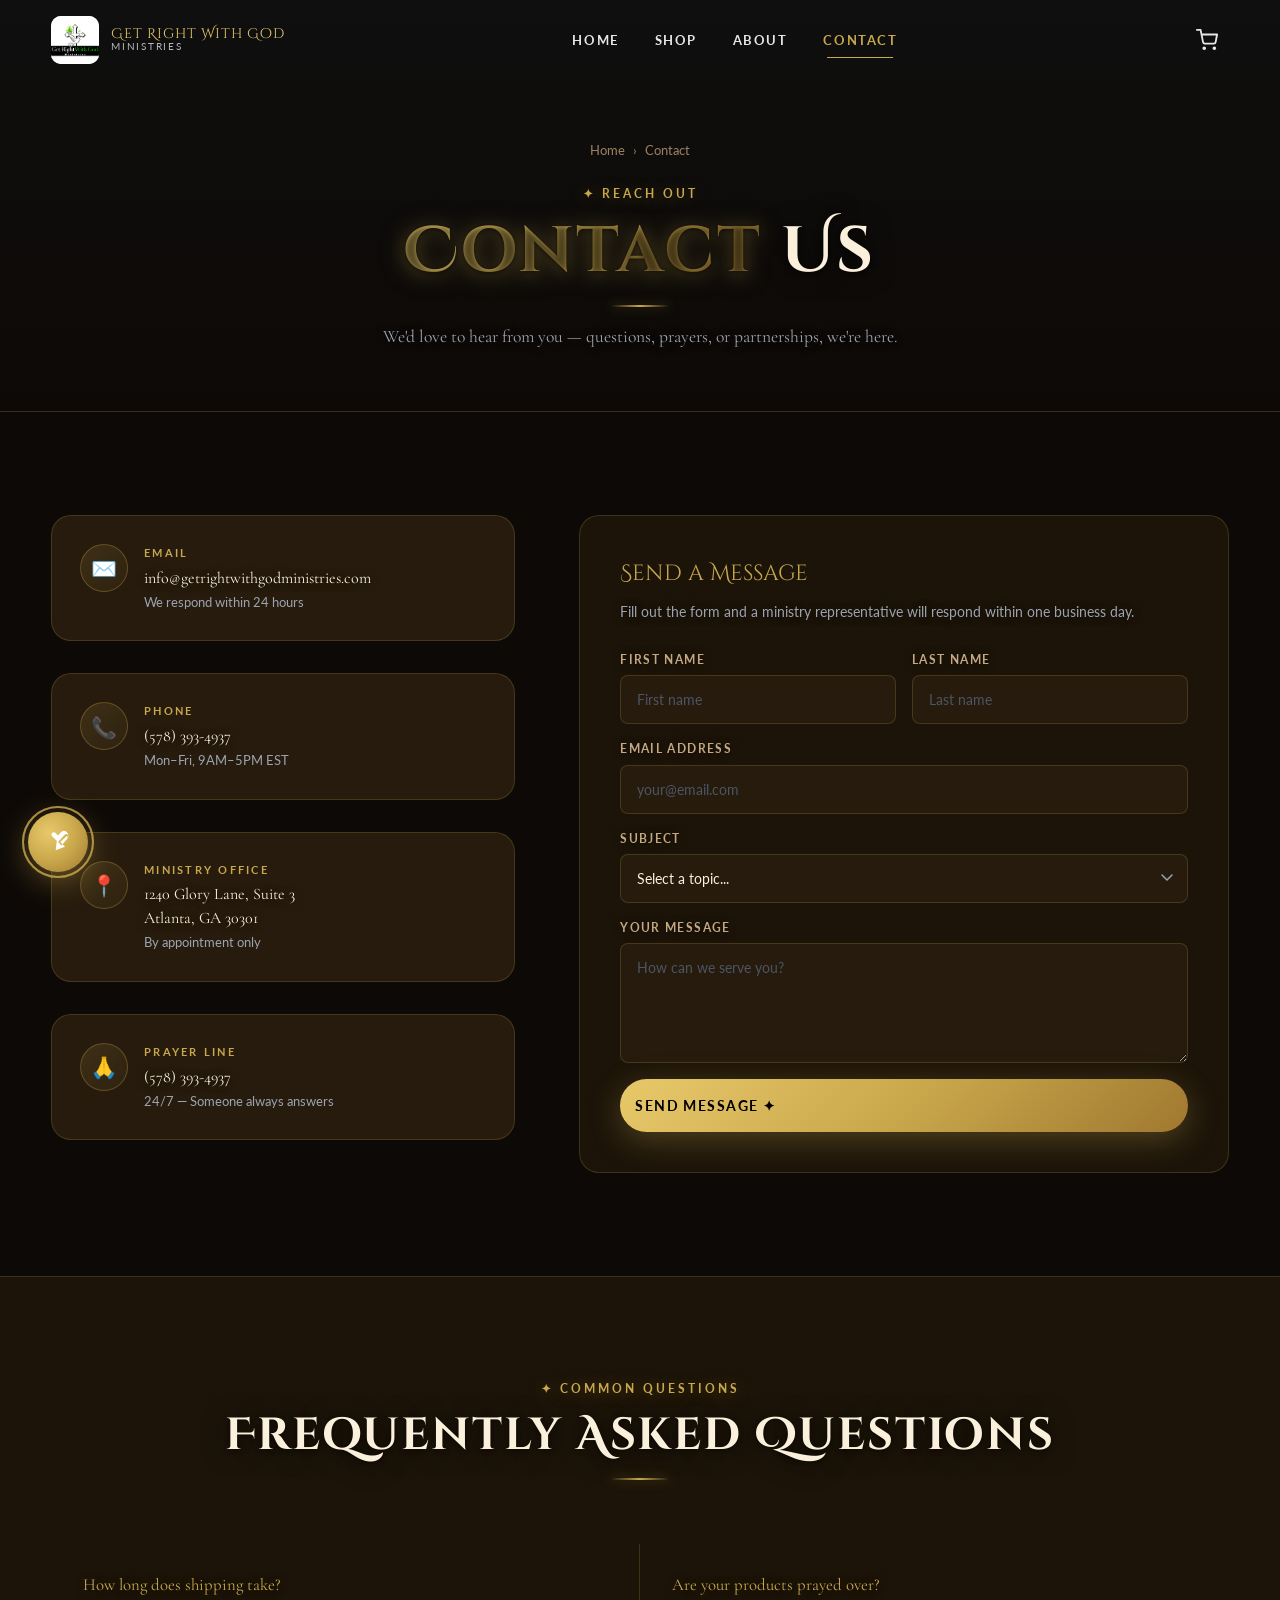
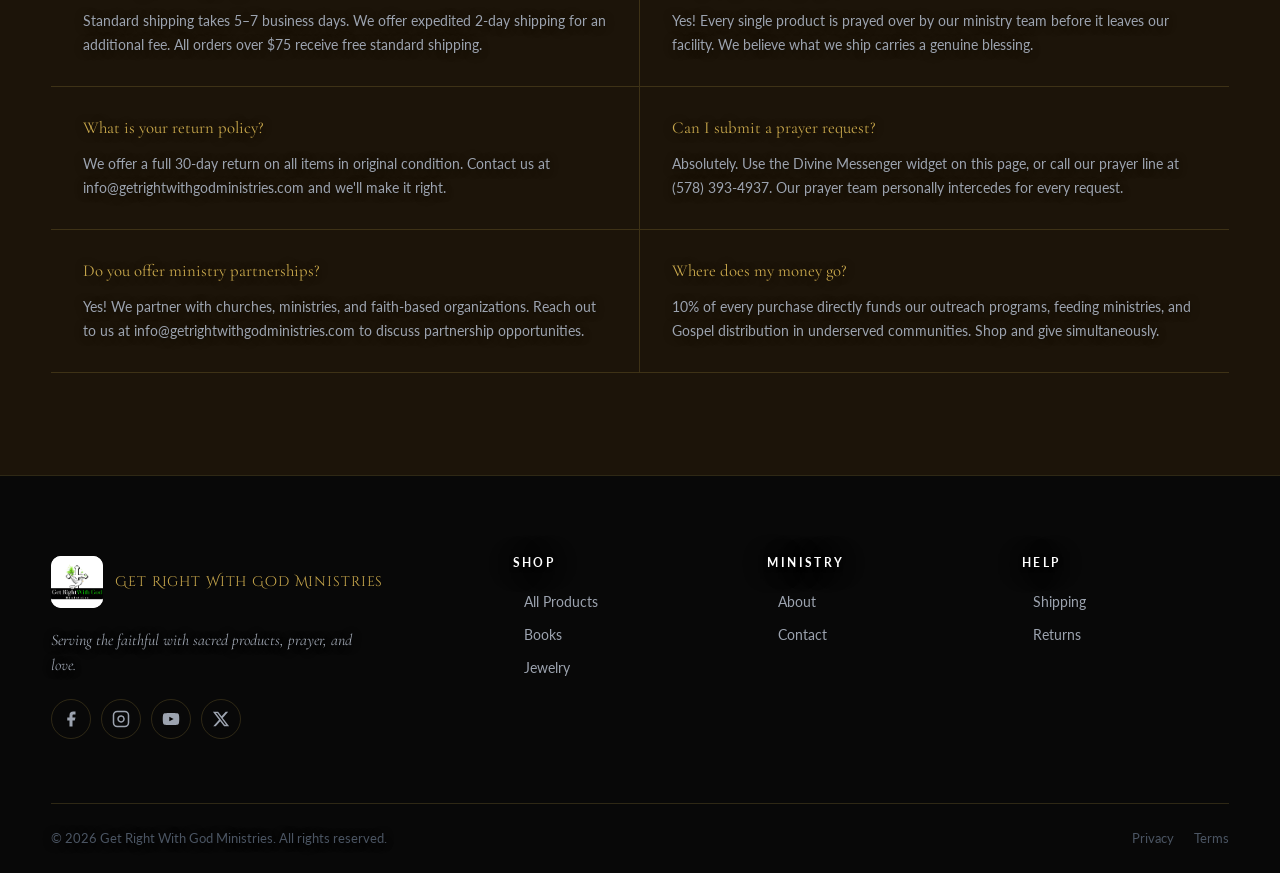
<file: contact.html>
<!DOCTYPE html>
<html lang="en">
<head>
  <meta charset="UTF-8">
  <meta name="viewport" content="width=device-width, initial-scale=1.0">
  <meta name="description" content="Contact Get Right With God Ministries — Send a message, submit a prayer request, or find our location.">
  <title>Contact — Get Right With God Ministries</title>
  <link rel="stylesheet" href="css/reset.css">
  <link rel="stylesheet" href="css/variables.css">
  <link rel="stylesheet" href="css/global.css">
  <link rel="stylesheet" href="css/navbar.css">
  <link rel="stylesheet" href="css/footer.css">
  <link rel="stylesheet" href="css/animations.css">
  <link rel="stylesheet" href="css/dm-widget.css">
  <link rel="stylesheet" href="css/responsive.css">
  <style>
    .contact-hero { padding-top: calc(var(--nav-height) + 60px); padding-bottom: 60px; text-align: center; background: linear-gradient(180deg, #0f0f0f 0%, var(--color-bg) 100%); border-bottom: 1px solid var(--color-border); }
    .contact-grid { display: grid; grid-template-columns: 1fr 1.4fr; gap: 64px; align-items: start; }
    .contact-info { display: flex; flex-direction: column; gap: 32px; }
    .contact-info-card { background: var(--color-bg-elevated); border: 1px solid var(--color-border); border-radius: var(--radius-lg); padding: 28px; display: flex; gap: 16px; align-items: flex-start; transition: var(--transition-smooth); }
    .contact-info-card:hover { border-color: rgba(201,168,76,0.4); transform: translateY(-2px); }
    .contact-info-icon { width: 48px; height: 48px; border-radius: 50%; background: linear-gradient(135deg, rgba(201,168,76,0.15), rgba(201,168,76,0.05)); border: 1px solid rgba(201,168,76,0.3); display: flex; align-items: center; justify-content: center; font-size: 1.3rem; flex-shrink: 0; }
    .contact-info-label { font-size: 0.7rem; font-weight: 700; letter-spacing: 0.2em; text-transform: uppercase; color: var(--color-gold); margin-bottom: 4px; }
    .contact-info-value { font-family: var(--font-subhead); font-size: 1rem; color: var(--color-text-primary); line-height: 1.5; text-shadow: var(--shadow-text-body); }
    .contact-info-sub { font-size: 0.8rem; color: var(--color-gray-400); margin-top: 2px; }

    .contact-form-card { background: var(--color-bg-card); border: 1px solid var(--color-border); border-radius: var(--radius-lg); padding: 40px; }
    .contact-form-title { font-family: var(--font-heading); font-size: 1.4rem; color: var(--color-gold); margin-bottom: 8px; }
    .contact-form-sub { font-size: 0.9rem; color: var(--color-gray-400); margin-bottom: 28px; }
    .contact-form { display: flex; flex-direction: column; gap: 16px; }
    .form-row { display: grid; grid-template-columns: 1fr 1fr; gap: 16px; }
    .form-field { display: flex; flex-direction: column; gap: 6px; }
    .form-label { font-size: 0.72rem; font-weight: 700; letter-spacing: 0.12em; text-transform: uppercase; color: var(--color-text-secondary); text-shadow: var(--shadow-text-body); }
    .form-input, .form-select, .form-textarea { background: var(--color-bg-elevated); border: 1px solid var(--color-border); border-radius: var(--radius-sm); padding: 12px 16px; color: var(--color-text-primary); font-size: 0.9rem; font-family: var(--font-body); transition: border-color var(--transition-smooth), box-shadow var(--transition-smooth); }
    .form-input::placeholder, .form-textarea::placeholder { color: var(--color-gray-600); }
    .form-input:focus, .form-select:focus, .form-textarea:focus { outline: none; border-color: var(--color-gold); box-shadow: 0 0 0 3px rgba(201,168,76,0.1); }
    .form-select { cursor: pointer; appearance: none; background-image: url("data:image/svg+xml,%3Csvg xmlns='http://www.w3.org/2000/svg' width='12' height='8' viewBox='0 0 12 8'%3E%3Cpath d='M1 1l5 5 5-5' stroke='%239CA3AF' stroke-width='1.5' fill='none' stroke-linecap='round'/%3E%3C/svg%3E"); background-repeat: no-repeat; background-position: right 14px center; background-color: var(--color-bg-elevated); padding-right: 36px; }
    .form-select option { background: #1a1a1a; }
    .form-textarea { resize: vertical; min-height: 120px; line-height: 1.6; }
    .form-submit { padding: 15px; font-size: 0.9rem; }
    .form-success { display: none; text-align: center; padding: 40px 20px; }
    .form-success.show { display: block; }
    .form-success-icon { font-size: 3rem; margin-bottom: 16px; }
    .form-success-text { font-family: var(--font-subhead); font-size: 1.1rem; color: var(--color-text-primary); line-height: 1.6; }

    .faq-section { background: var(--color-bg-card); border-top: 1px solid var(--color-border); }
    .faq-grid { display: grid; grid-template-columns: 1fr 1fr; gap: 0; }
    .faq-item { padding: 28px 32px; border-bottom: 1px solid var(--color-border); }
    .faq-item:nth-child(odd) { border-right: 1px solid var(--color-border); }
    .faq-question { font-family: var(--font-subhead); font-size: 1.05rem; color: var(--color-gold); margin-bottom: 10px; }
    .faq-answer { font-size: 0.9rem; color: var(--color-gray-400); line-height: 1.7; }

    @media (max-width: 768px) {
      .contact-grid { grid-template-columns: 1fr; gap: 48px; }
      .form-row { grid-template-columns: 1fr; }
      .faq-grid { grid-template-columns: 1fr; }
      .faq-item:nth-child(odd) { border-right: none; }
      .contact-form-card { padding: 28px 20px; }
    }
  </style>
</head>
<body data-page="contact">

  <header class="navbar" role="banner">
    <div class="navbar-inner">
      <a href="index.html" class="navbar-logo" aria-label="Home">
        <div class="navbar-logo-icon"><img class="navbar-logo-img" src="assets/images/logo.jpg" alt=""></div>
        <div class="navbar-logo-text"><span>Get Right With God</span><span>Ministries</span></div>
      </a>
      <nav class="navbar-nav" aria-label="Main navigation">
        <a href="index.html">Home</a><a href="shop.html">Shop</a><a href="about.html">About</a><a href="contact.html" class="active">Contact</a>
      </nav>
      <div class="navbar-actions">
        <a href="cart.html" class="navbar-cart" aria-label="Shopping cart">
          <svg viewBox="0 0 24 24" fill="none" stroke="currentColor" stroke-width="2" stroke-linecap="round" stroke-linejoin="round"><circle cx="9" cy="21" r="1"/><circle cx="20" cy="21" r="1"/><path d="M1 1h4l2.68 13.39a2 2 0 0 0 2 1.61h9.72a2 2 0 0 0 2-1.61L23 6H6"/></svg>
          <span class="cart-badge" aria-live="polite">0</span>
        </a>
        <button class="hamburger" aria-label="Toggle menu" aria-expanded="false"><span></span><span></span><span></span></button>
      </div>
    </div>
  </header>
  <nav class="mobile-menu" aria-label="Mobile navigation">
    <a href="index.html">Home</a><a href="shop.html">Shop</a><a href="about.html">About</a><a href="contact.html">Contact</a>
    <a href="cart.html" class="btn btn-primary">View Cart</a>
  </nav>

  <main>
    <div class="contact-hero">
      <div class="container">
        <nav class="breadcrumb" aria-label="Breadcrumb"><a href="index.html">Home</a><span class="breadcrumb-sep">›</span><span>Contact</span></nav>
        <span class="section-label">✦ Reach Out</span>
        <h1 class="section-title"><span class="gold-text">Contact</span> Us</h1>
        <div class="divider-gold"></div>
        <p style="font-family: var(--font-subhead); font-size: 1.1rem; color: var(--color-gray-400);">We'd love to hear from you — questions, prayers, or partnerships, we're here.</p>
      </div>
    </div>

    <section style="padding-block: var(--section-pad);">
      <div class="container">
        <div class="contact-grid">
          <div class="contact-info reveal-left">
            <div class="contact-info-card">
              <div class="contact-info-icon">✉️</div>
              <div>
                <div class="contact-info-label">Email</div>
                <div class="contact-info-value"><a href="mailto:info@getrightwithgodministries.com" style="color:inherit;">info@getrightwithgodministries.com</a></div>
                <div class="contact-info-sub">We respond within 24 hours</div>
              </div>
            </div>
            <div class="contact-info-card">
              <div class="contact-info-icon">📞</div>
              <div>
                <div class="contact-info-label">Phone</div>
                <div class="contact-info-value"><a href="tel:+15783934937" style="color:inherit;">(578) 393-4937</a></div>
                <div class="contact-info-sub">Mon–Fri, 9AM–5PM EST</div>
              </div>
            </div>
            <div class="contact-info-card">
              <div class="contact-info-icon">📍</div>
              <div>
                <div class="contact-info-label">Ministry Office</div>
                <div class="contact-info-value">1240 Glory Lane, Suite 3<br>Atlanta, GA 30301</div>
                <div class="contact-info-sub">By appointment only</div>
              </div>
            </div>
            <div class="contact-info-card">
              <div class="contact-info-icon">🙏</div>
              <div>
                <div class="contact-info-label">Prayer Line</div>
                <div class="contact-info-value"><a href="tel:+15783934937" style="color:inherit;">(578) 393-4937</a></div>
                <div class="contact-info-sub">24/7 — Someone always answers</div>
              </div>
            </div>
          </div>

          <div class="contact-form-card reveal-right">
            <div class="contact-form-title">Send a Message</div>
            <p class="contact-form-sub">Fill out the form and a ministry representative will respond within one business day.</p>
            <form class="contact-form" id="contact-form" novalidate>
              <div class="form-row">
                <div class="form-field">
                  <label class="form-label" for="c-first">First Name</label>
                  <input class="form-input" type="text" id="c-first" placeholder="First name" required>
                </div>
                <div class="form-field">
                  <label class="form-label" for="c-last">Last Name</label>
                  <input class="form-input" type="text" id="c-last" placeholder="Last name" required>
                </div>
              </div>
              <div class="form-field">
                <label class="form-label" for="c-email">Email Address</label>
                <input class="form-input" type="email" id="c-email" placeholder="your@email.com" required>
              </div>
              <div class="form-field">
                <label class="form-label" for="c-subject">Subject</label>
                <select class="form-select" id="c-subject">
                  <option value="">Select a topic...</option>
                  <option>Order Support</option>
                  <option>Product Question</option>
                  <option>Ministry Partnership</option>
                  <option>Donation</option>
                  <option>Prayer Request</option>
                  <option>General Inquiry</option>
                </select>
              </div>
              <div class="form-field">
                <label class="form-label" for="c-message">Your Message</label>
                <textarea class="form-textarea" id="c-message" placeholder="How can we serve you?" required></textarea>
              </div>
              <button type="submit" class="btn btn-primary form-submit">Send Message ✦</button>
            </form>
            <div class="form-success" id="contact-success">
              <div class="form-success-icon">🕊️</div>
              <p class="form-success-text">Thank you! Your message has been received.<br>God bless you. We'll be in touch soon.</p>
            </div>
          </div>
        </div>
      </div>
    </section>

    <section class="faq-section" id="faq" aria-labelledby="faq-heading">
      <div class="container">
        <div class="section-header">
          <span class="section-label reveal">✦ Common Questions</span>
          <h2 class="section-title reveal reveal-delay-1" id="faq-heading">Frequently Asked Questions</h2>
          <div class="divider-gold reveal reveal-delay-2"></div>
        </div>
        <div class="faq-grid">
          <div class="faq-item reveal"><p class="faq-question">How long does shipping take?</p><p class="faq-answer">Standard shipping takes 5–7 business days. We offer expedited 2-day shipping for an additional fee. All orders over $75 receive free standard shipping.</p></div>
          <div class="faq-item reveal reveal-delay-1"><p class="faq-question">Are your products prayed over?</p><p class="faq-answer">Yes! Every single product is prayed over by our ministry team before it leaves our facility. We believe what we ship carries a genuine blessing.</p></div>
          <div class="faq-item reveal reveal-delay-2"><p class="faq-question">What is your return policy?</p><p class="faq-answer">We offer a full 30-day return on all items in original condition. Contact us at info@getrightwithgodministries.com and we'll make it right.</p></div>
          <div class="faq-item reveal reveal-delay-3"><p class="faq-question">Can I submit a prayer request?</p><p class="faq-answer">Absolutely. Use the Divine Messenger widget on this page, or call our prayer line at (578) 393-4937. Our prayer team personally intercedes for every request.</p></div>
          <div class="faq-item reveal"><p class="faq-question">Do you offer ministry partnerships?</p><p class="faq-answer">Yes! We partner with churches, ministries, and faith-based organizations. Reach out to us at info@getrightwithgodministries.com to discuss partnership opportunities.</p></div>
          <div class="faq-item reveal reveal-delay-1"><p class="faq-question">Where does my money go?</p><p class="faq-answer">10% of every purchase directly funds our outreach programs, feeding ministries, and Gospel distribution in underserved communities. Shop and give simultaneously.</p></div>
        </div>
      </div>
    </section>
  </main>

  <footer class="footer" id="site-footer">
    <div class="container">
      <div class="footer-top">
        <div class="footer-brand"><div class="footer-logo"><div class="footer-logo-icon"><img class="footer-logo-img" src="assets/images/logo.jpg" alt=""></div><div class="footer-logo-text">Get Right With God Ministries</div></div><p class="footer-tagline">Serving the faithful with sacred products, prayer, and love.</p><div class="footer-socials"><a href="https://www.facebook.com/GodMinistryJamarGrimsley/" class="footer-social-btn" aria-label="Facebook" target="_blank" rel="noopener"><svg viewBox="0 0 24 24" fill="currentColor"><path d="M18 2h-3a5 5 0 0 0-5 5v3H7v4h3v8h4v-8h3l1-4h-4V7a1 1 0 0 1 1-1h3z"/></svg></a><a href="https://www.instagram.com/getrightwithgodministries" class="footer-social-btn" aria-label="Instagram" target="_blank" rel="noopener"><svg viewBox="0 0 24 24" fill="none" stroke="currentColor" stroke-width="2"><rect x="2" y="2" width="20" height="20" rx="5"/><path d="M16 11.37A4 4 0 1 1 12.63 8 4 4 0 0 1 16 11.37z"/><line x1="17.5" y1="6.5" x2="17.51" y2="6.5"/></svg></a><a href="https://www.youtube.com/@GetRightWithGodMinistries" class="footer-social-btn" aria-label="YouTube" target="_blank" rel="noopener"><svg viewBox="0 0 24 24" fill="currentColor"><path d="M22.54 6.42a2.78 2.78 0 0 0-1.95-1.96C18.88 4 12 4 12 4s-6.88 0-8.59.46A2.78 2.78 0 0 0 1.46 6.42 29 29 0 0 0 1 12a29 29 0 0 0 .46 5.58 2.78 2.78 0 0 0 1.95 1.96C5.12 20 12 20 12 20s6.88 0 8.59-.46a2.78 2.78 0 0 0 1.95-1.96A29 29 0 0 0 23 12a29 29 0 0 0-.46-5.58z"/><polygon fill="#000" points="9.75 15.02 15.5 12 9.75 8.98 9.75 15.02"/></svg></a><a href="https://x.com/get_ministries" class="footer-social-btn" aria-label="Twitter/X" target="_blank" rel="noopener"><svg viewBox="0 0 24 24" fill="currentColor"><path d="M18.244 2.25h3.308l-7.227 8.26 8.502 11.24H16.17l-5.214-6.817L4.99 21.75H1.68l7.73-8.835L1.254 2.25H8.08l4.713 6.231zm-1.161 17.52h1.833L7.084 4.126H5.117z"/></svg></a></div></div>
        <div class="footer-col"><h4>Shop</h4><div class="footer-links"><a href="shop.html">All Products</a><a href="shop.html?cat=books">Books</a><a href="shop.html?cat=jewelry">Jewelry</a></div></div>
        <div class="footer-col"><h4>Ministry</h4><div class="footer-links"><a href="about.html">About</a><a href="contact.html">Contact</a></div></div>
        <div class="footer-col"><h4>Help</h4><div class="footer-links"><a href="#">Shipping</a><a href="#">Returns</a></div></div>
      </div>
      <div class="footer-bottom"><p class="footer-copy">© 2026 Get Right With God Ministries. All rights reserved.</p><nav class="footer-legal"><a href="#">Privacy</a><a href="#">Terms</a></nav></div>
    </div>
  </footer>

  <!-- DM WIDGET -->
  <div class="dm-trigger" id="dm-trigger"><button class="dm-btn" aria-expanded="false" aria-controls="dm-panel"><div class="dm-pulse-ring" aria-hidden="true"></div><div class="dm-pulse-ring-2" aria-hidden="true"></div><span class="dm-dove-icon" aria-hidden="true"><svg viewBox="0 0 24 24"><path d="M20 6.5L14 12l4 4-8 3 1-8 4 4 5.5-6.5c.7-.8.7-2 0-2.8-.8-.8-2-.8-2.8 0L12 12 7 7c-.8-.8-.8-2 0-2.8C7.8 3.4 9 3.4 9.8 4.2L12 6.5l2.5-2.8c1.4-1.5 3.8-1.5 5.2 0 1.5 1.4 1.5 3.8.3 5.3z"/></svg></span><div class="dm-tooltip">Send Us a Message</div><span class="dm-unread-badge">1</span></button></div>
  <div class="dm-panel" id="dm-panel" role="dialog" aria-modal="true" aria-label="Divine Messenger"><div class="dm-panel-gold-strip" aria-hidden="true"></div><div class="dm-panel-header"><div class="dm-panel-header-icon" aria-hidden="true"><svg viewBox="0 0 24 24"><path d="M20 6.5L14 12l4 4-8 3 1-8 4 4 5.5-6.5c.7-.8.7-2 0-2.8-.8-.8-2-.8-2.8 0L12 12 7 7c-.8-.8-.8-2 0-2.8C7.8 3.4 9 3.4 9.8 4.2L12 6.5l2.5-2.8c1.4-1.5 3.8-1.5 5.2 0 1.5 1.4 1.5 3.8.3 5.3z"/></svg></div><div class="dm-panel-title-wrap"><div class="dm-panel-title">Divine Messenger</div><div class="dm-panel-subtitle">We reply within 24 hours</div></div><button class="dm-close-btn" aria-label="Close">×</button></div><div class="dm-tabs" role="tablist"><button class="dm-tab active" data-tab="dm-tab-message" role="tab">Message Us</button><button class="dm-tab" data-tab="dm-tab-whatsapp" role="tab">WhatsApp</button><button class="dm-tab" data-tab="dm-tab-prayer" role="tab">Prayer 🙏</button><div class="dm-tab-indicator" aria-hidden="true"></div></div><div class="dm-panel-body"><div class="dm-tab-content active" id="dm-tab-message" role="tabpanel"><form class="dm-form" id="dm-message-form" novalidate><div class="dm-field"><label for="dm-name">Name</label><input class="dm-input" type="text" id="dm-name" placeholder="Your blessed name" required></div><div class="dm-field"><label for="dm-email">Email</label><input class="dm-input" type="email" id="dm-email" placeholder="Your email" required></div><div class="dm-field"><label for="dm-topic">Topic</label><select class="dm-select" id="dm-topic"><option>I'm reaching out about...</option><option>Order Support</option><option>Product Question</option><option>General Inquiry</option></select></div><div class="dm-field"><label for="dm-message">Message</label><textarea class="dm-textarea" id="dm-message" rows="4" placeholder="Your message..." required></textarea></div><button type="submit" class="dm-submit-btn"><span class="btn-text">Send Message ✦</span><span class="btn-spinner"></span></button></form><div class="dm-success-state" aria-live="polite"><svg class="dm-checkmark-svg" viewBox="0 0 64 64"><circle cx="32" cy="32" r="30"/><path d="M18 32l10 10 18-20"/></svg><div class="dm-confetti-container"></div><p class="dm-success-text">Message received.<br>God bless you! 🕊️</p></div></div><div class="dm-tab-content" id="dm-tab-whatsapp" role="tabpanel"><div class="dm-whatsapp-content"><div class="dm-wa-icon"><svg viewBox="0 0 24 24" fill="#fff"><path d="M12.04 2C6.58 2 2.13 6.45 2.13 11.91c0 1.75.46 3.45 1.32 4.95L2.05 22l5.25-1.38c1.45.79 3.08 1.21 4.74 1.21 5.46 0 9.91-4.45 9.91-9.91S17.5 2 12.04 2z"/></svg></div><p class="dm-wa-title">Chat with us instantly</p><div class="dm-wa-message-preview">"Hello! I have a question about..."</div><div class="dm-wa-hours"><span>Mon–Sat, 9AM–6PM EST</span></div><button class="dm-wa-btn">Open WhatsApp</button></div></div><div class="dm-tab-content" id="dm-tab-prayer" role="tabpanel"><div class="dm-prayer-content"><div class="dm-prayer-header"><span class="dm-prayer-cross">✝</span><div><div class="dm-prayer-title">Submit a Prayer Request</div><div class="dm-prayer-sub">We pray over every request personally</div></div></div><form class="dm-form" id="dm-prayer-form" novalidate><div class="dm-field"><label>Your Prayer Need</label><textarea class="dm-textarea" rows="5" placeholder="Share your prayer need..." required style="min-height:120px;"></textarea></div><label class="dm-checkbox-row"><input type="checkbox"><span>Keep my request anonymous</span></label><label class="dm-checkbox-row"><input type="checkbox"><span>Notify me when prayed over</span></label><button type="submit" class="dm-prayer-submit">Send Prayer Request 🙏</button></form><div class="dm-prayer-success" aria-live="polite"><div class="dm-glow-circle"></div><p class="dm-success-text">Your prayer has been received.<br>You are covered. ✝️</p></div></div></div></div><div class="dm-panel-footer"><span>Powered by</span><span class="dm-footer-logo">Get Right With God Ministries</span></div></div>

  <script src="js/cart.js"></script>
  <script src="js/navbar.js"></script>
  <script src="js/carousel.js"></script>
  <script src="js/animations.js"></script>
  <script src="js/dm-widget.js"></script>
  <script src="js/main.js"></script>
  <script>
    document.getElementById('contact-form')?.addEventListener('submit', function(e) {
      e.preventDefault();
      this.style.display = 'none';
      document.getElementById('contact-success').classList.add('show');
    });
  </script>
</body>
</html>
</file>
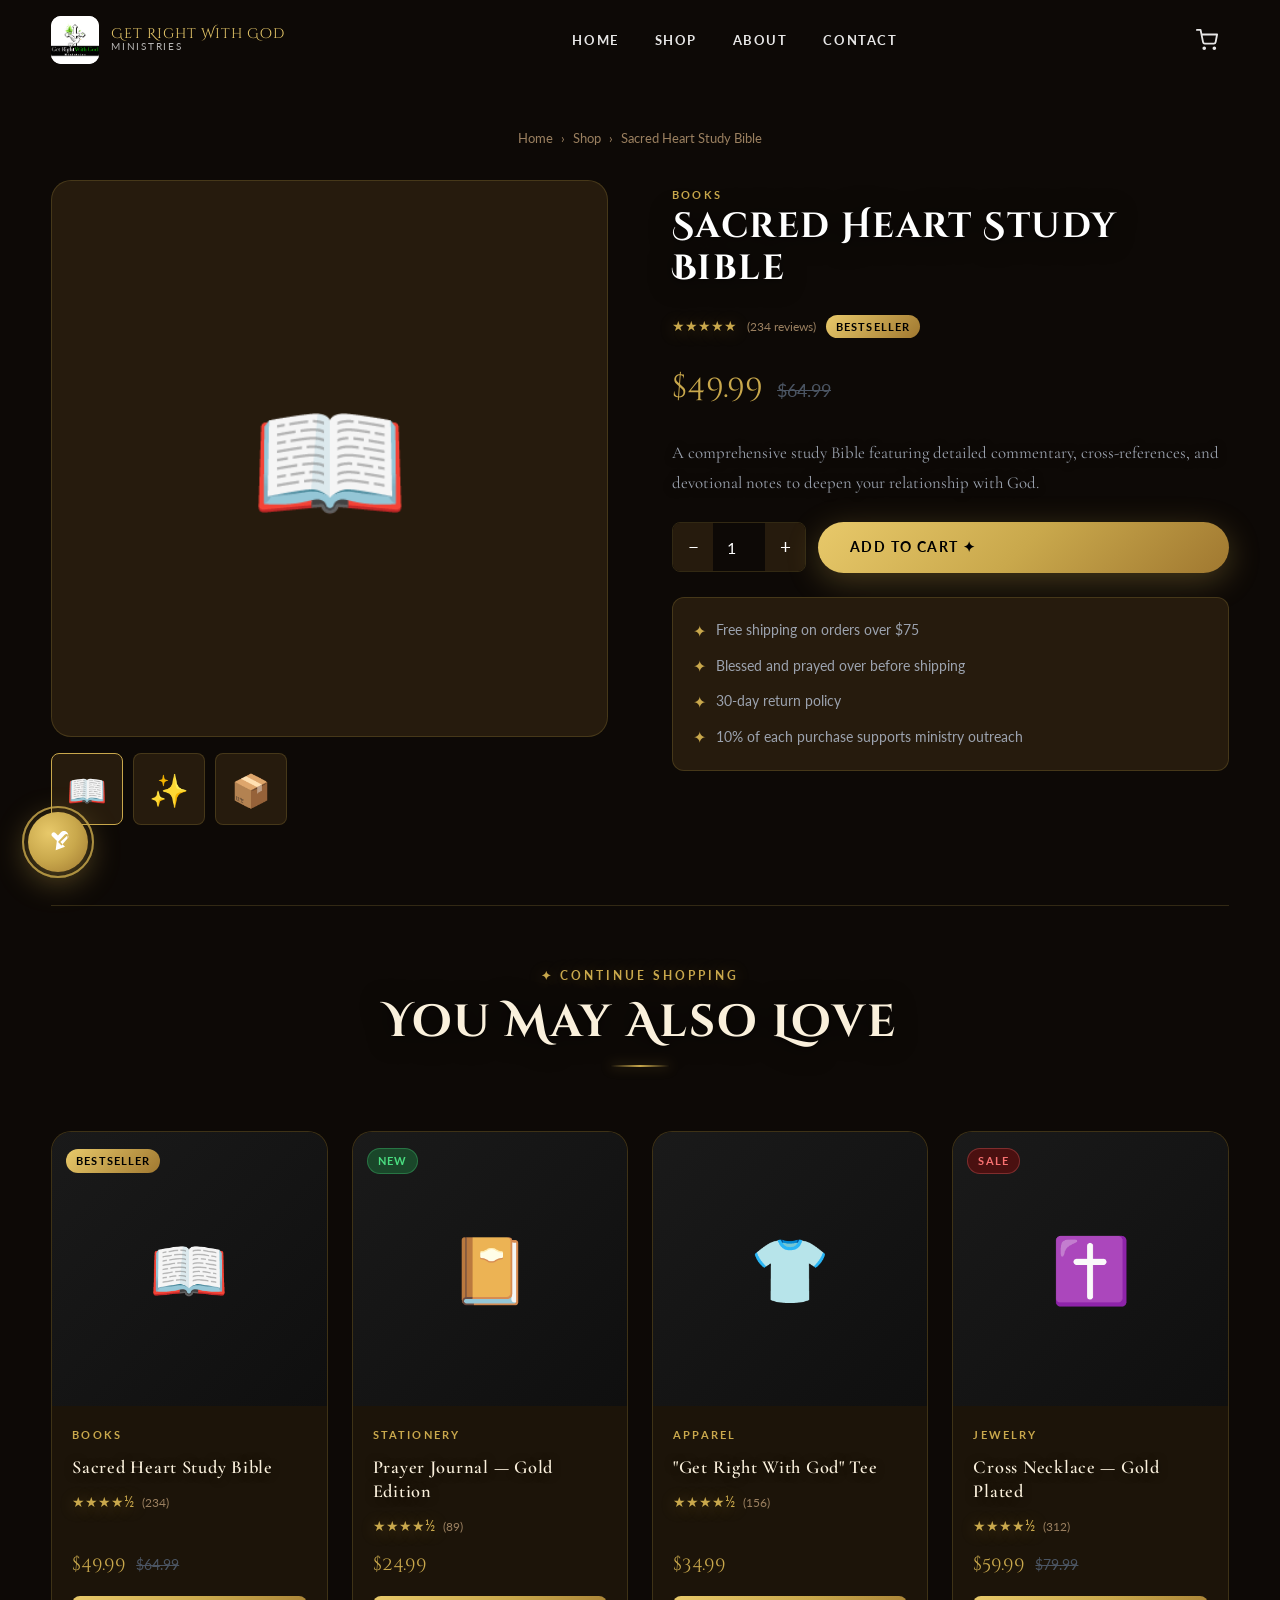
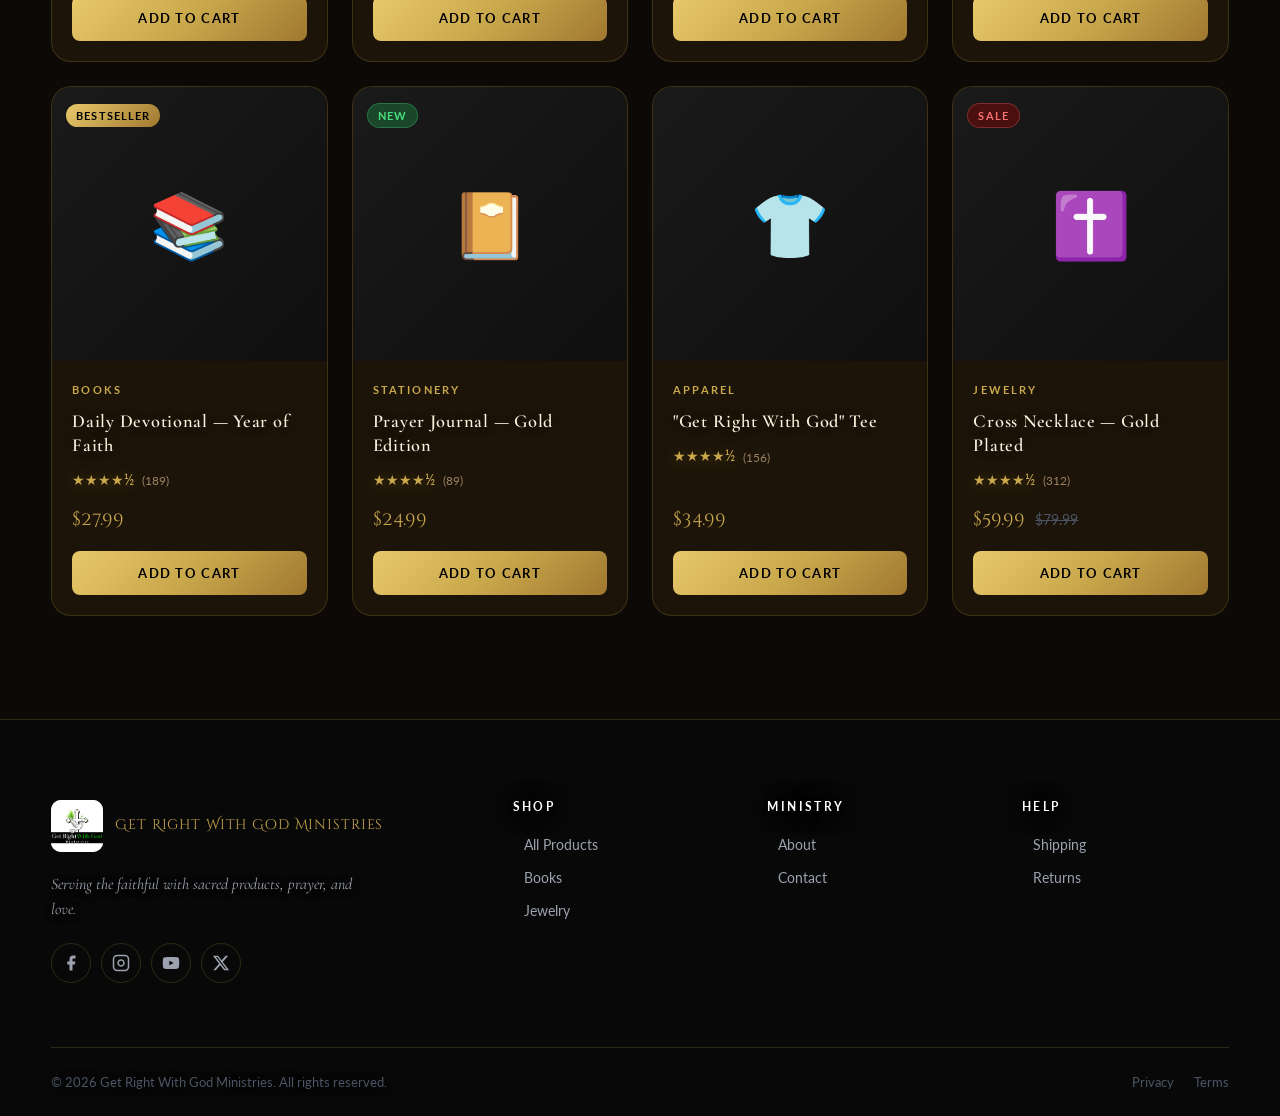
<file: product-detail.html>
<!DOCTYPE html>
<html lang="en">
<head>
  <meta charset="UTF-8">
  <meta name="viewport" content="width=device-width, initial-scale=1.0">
  <meta name="description" content="Product details — Get Right With God Ministries">
  <title>Product — Get Right With God Ministries</title>
  <link rel="stylesheet" href="css/reset.css">
  <link rel="stylesheet" href="css/variables.css">
  <link rel="stylesheet" href="css/global.css">
  <link rel="stylesheet" href="css/navbar.css">
  <link rel="stylesheet" href="css/products.css">
  <link rel="stylesheet" href="css/footer.css">
  <link rel="stylesheet" href="css/animations.css">
  <link rel="stylesheet" href="css/dm-widget.css">
  <link rel="stylesheet" href="css/responsive.css">
  <style>
    .product-detail-section { padding-top: calc(var(--nav-height) + 48px); }
    .product-detail-grid { display: grid; grid-template-columns: 1fr 1fr; gap: 64px; align-items: start; margin-bottom: 80px; }
    .product-gallery { position: sticky; top: calc(var(--nav-height) + 24px); }
    .product-main-img { aspect-ratio: 1; background: var(--color-bg-elevated); border: 1px solid var(--color-border); border-radius: var(--radius-lg); display: flex; align-items: center; justify-content: center; font-size: 8rem; margin-bottom: 16px; }
    .product-thumbs { display: flex; gap: 10px; }
    .product-thumb { width: 72px; height: 72px; background: var(--color-bg-elevated); border: 1px solid var(--color-border); border-radius: var(--radius-sm); display: flex; align-items: center; justify-content: center; font-size: 2rem; cursor: pointer; transition: border-color var(--transition-smooth); }
    .product-thumb.active, .product-thumb:hover { border-color: var(--color-gold); }
    .product-info-panel { display: flex; flex-direction: column; gap: 24px; }
    .product-info-category { font-size: 0.7rem; font-weight: 700; letter-spacing: 0.2em; text-transform: uppercase; color: var(--color-gold); }
    .product-info-name { font-family: var(--font-heading); font-size: clamp(1.6rem, 3vw, 2.2rem); color: var(--color-white); line-height: 1.2; }
    .product-info-rating { display: flex; align-items: center; gap: 10px; }
    .product-info-price { display: flex; align-items: baseline; gap: 14px; }
    .product-info-price .main-price { font-family: var(--font-heading); font-size: 2rem; color: var(--color-gold); }
    .product-info-price .orig-price { font-size: 1.1rem; color: var(--color-gray-600); text-decoration: line-through; }
    .product-info-desc { font-family: var(--font-subhead); font-size: 1.05rem; color: var(--color-gray-400); line-height: 1.8; }
    .product-qty-row { display: flex; gap: 12px; align-items: center; flex-wrap: wrap; }
    .qty-input-wrap { display: flex; align-items: center; border: 1px solid var(--color-border); border-radius: var(--radius-sm); overflow: hidden; }
    .qty-input-wrap button { width: 40px; height: 48px; background: var(--color-bg-elevated); color: var(--color-white); font-size: 1.2rem; transition: background var(--transition-smooth); }
    .qty-input-wrap button:hover { background: rgba(201,168,76,0.15); }
    .qty-input-wrap input { width: 52px; height: 48px; text-align: center; background: transparent; border: none; color: var(--color-white); font-size: 1rem; font-family: var(--font-body); }
    .product-add-full { flex: 1; min-width: 160px; }
    .product-features { display: flex; flex-direction: column; gap: 10px; padding: 20px; background: var(--color-bg-elevated); border: 1px solid var(--color-border); border-radius: var(--radius-md); }
    .product-feature { display: flex; align-items: center; gap: 10px; font-size: 0.88rem; color: var(--color-gray-400); }
    .product-feature-icon { color: var(--color-gold); font-size: 1rem; flex-shrink: 0; }
    .related-section { border-top: 1px solid var(--color-border); padding-top: 60px; }
    @media (max-width: 768px) {
      .product-detail-grid { grid-template-columns: 1fr; gap: 40px; }
      .product-gallery { position: static; }
    }
  </style>
</head>
<body data-page="product-detail">

  <header class="navbar" role="banner">
    <div class="navbar-inner">
      <a href="index.html" class="navbar-logo" aria-label="Home">
        <div class="navbar-logo-icon"><img class="navbar-logo-img" src="assets/images/logo.jpg" alt=""></div>
        <div class="navbar-logo-text"><span>Get Right With God</span><span>Ministries</span></div>
      </a>
      <nav class="navbar-nav" aria-label="Main navigation">
        <a href="index.html">Home</a>
        <a href="shop.html" class="active">Shop</a>
        <a href="about.html">About</a>
        <a href="contact.html">Contact</a>
      </nav>
      <div class="navbar-actions">
        <a href="cart.html" class="navbar-cart" aria-label="Shopping cart">
          <svg viewBox="0 0 24 24" fill="none" stroke="currentColor" stroke-width="2" stroke-linecap="round" stroke-linejoin="round"><circle cx="9" cy="21" r="1"/><circle cx="20" cy="21" r="1"/><path d="M1 1h4l2.68 13.39a2 2 0 0 0 2 1.61h9.72a2 2 0 0 0 2-1.61L23 6H6"/></svg>
          <span class="cart-badge" aria-live="polite">0</span>
        </a>
        <button class="hamburger" aria-label="Toggle menu" aria-expanded="false"><span></span><span></span><span></span></button>
      </div>
    </div>
  </header>
  <nav class="mobile-menu" aria-label="Mobile navigation">
    <a href="index.html">Home</a><a href="shop.html">Shop</a><a href="about.html">About</a><a href="contact.html">Contact</a>
    <a href="cart.html" class="btn btn-primary">View Cart</a>
  </nav>

  <main>
    <section class="product-detail-section">
      <div class="container">
        <nav class="breadcrumb" aria-label="Breadcrumb" style="margin-bottom:32px;">
          <a href="index.html">Home</a>
          <span class="breadcrumb-sep">›</span>
          <a href="shop.html">Shop</a>
          <span class="breadcrumb-sep">›</span>
          <span id="breadcrumb-name">Product</span>
        </nav>

        <div class="product-detail-grid">
          <div class="product-gallery reveal-left">
            <div class="product-main-img" id="product-main-img">📖</div>
            <div class="product-thumbs" id="product-thumbs">
              <div class="product-thumb active">📖</div>
              <div class="product-thumb">✨</div>
              <div class="product-thumb">📦</div>
            </div>
          </div>

          <div class="product-info-panel reveal-right">
            <div>
              <span class="product-info-category" id="product-category">Books</span>
              <h1 class="product-info-name" id="product-name">Sacred Heart Study Bible</h1>
            </div>
            <div class="product-info-rating">
              <span class="star-rating">★★★★★</span>
              <span class="product-rating-count" id="product-reviews">(234 reviews)</span>
              <span class="badge badge-gold" id="product-badge">Bestseller</span>
            </div>
            <div class="product-info-price">
              <span class="main-price" id="product-price">$49.99</span>
              <span class="orig-price" id="product-orig-price">$64.99</span>
            </div>
            <p class="product-info-desc" id="product-description">
              A comprehensive study Bible featuring detailed commentary, cross-references, and devotional notes to deepen your relationship with God.
            </p>

            <div class="product-qty-row">
              <div class="qty-input-wrap" aria-label="Quantity selector">
                <button id="qty-down" aria-label="Decrease quantity">−</button>
                <input type="number" id="qty-input" value="1" min="1" max="99" aria-label="Quantity">
                <button id="qty-up" aria-label="Increase quantity">+</button>
              </div>
              <button class="btn btn-primary product-add-full" id="add-to-cart-btn">Add to Cart ✦</button>
            </div>

            <div class="product-features">
              <div class="product-feature"><span class="product-feature-icon">✦</span><span>Free shipping on orders over $75</span></div>
              <div class="product-feature"><span class="product-feature-icon">✦</span><span>Blessed and prayed over before shipping</span></div>
              <div class="product-feature"><span class="product-feature-icon">✦</span><span>30-day return policy</span></div>
              <div class="product-feature"><span class="product-feature-icon">✦</span><span>10% of each purchase supports ministry outreach</span></div>
            </div>
          </div>
        </div>

        <div class="related-section">
          <div class="section-header">
            <span class="section-label reveal">✦ Continue Shopping</span>
            <h2 class="section-title reveal reveal-delay-1">You May Also Love</h2>
            <div class="divider-gold reveal reveal-delay-2"></div>
          </div>
          <div class="featured-products-grid" id="related-grid"></div>
        </div>
      </div>
    </section>
  </main>

  <footer class="footer" id="site-footer">
    <div class="container">
      <div class="footer-top">
        <div class="footer-brand">
          <div class="footer-logo"><div class="footer-logo-icon"><img class="footer-logo-img" src="assets/images/logo.jpg" alt=""></div><div class="footer-logo-text">Get Right With God Ministries</div></div>
          <p class="footer-tagline">Serving the faithful with sacred products, prayer, and love.</p>
          <div class="footer-socials"><a href="https://www.facebook.com/GodMinistryJamarGrimsley/" class="footer-social-btn" aria-label="Facebook" target="_blank" rel="noopener"><svg viewBox="0 0 24 24" fill="currentColor"><path d="M18 2h-3a5 5 0 0 0-5 5v3H7v4h3v8h4v-8h3l1-4h-4V7a1 1 0 0 1 1-1h3z"/></svg></a><a href="https://www.instagram.com/getrightwithgodministries" class="footer-social-btn" aria-label="Instagram" target="_blank" rel="noopener"><svg viewBox="0 0 24 24" fill="none" stroke="currentColor" stroke-width="2"><rect x="2" y="2" width="20" height="20" rx="5"/><path d="M16 11.37A4 4 0 1 1 12.63 8 4 4 0 0 1 16 11.37z"/><line x1="17.5" y1="6.5" x2="17.51" y2="6.5"/></svg></a><a href="https://www.youtube.com/@GetRightWithGodMinistries" class="footer-social-btn" aria-label="YouTube" target="_blank" rel="noopener"><svg viewBox="0 0 24 24" fill="currentColor"><path d="M22.54 6.42a2.78 2.78 0 0 0-1.95-1.96C18.88 4 12 4 12 4s-6.88 0-8.59.46A2.78 2.78 0 0 0 1.46 6.42 29 29 0 0 0 1 12a29 29 0 0 0 .46 5.58 2.78 2.78 0 0 0 1.95 1.96C5.12 20 12 20 12 20s6.88 0 8.59-.46a2.78 2.78 0 0 0 1.95-1.96A29 29 0 0 0 23 12a29 29 0 0 0-.46-5.58z"/><polygon fill="#000" points="9.75 15.02 15.5 12 9.75 8.98 9.75 15.02"/></svg></a><a href="https://x.com/get_ministries" class="footer-social-btn" aria-label="Twitter/X" target="_blank" rel="noopener"><svg viewBox="0 0 24 24" fill="currentColor"><path d="M18.244 2.25h3.308l-7.227 8.26 8.502 11.24H16.17l-5.214-6.817L4.99 21.75H1.68l7.73-8.835L1.254 2.25H8.08l4.713 6.231zm-1.161 17.52h1.833L7.084 4.126H5.117z"/></svg></a></div>
        </div>
        <div class="footer-col"><h4>Shop</h4><div class="footer-links"><a href="shop.html">All Products</a><a href="shop.html?cat=books">Books</a><a href="shop.html?cat=jewelry">Jewelry</a></div></div>
        <div class="footer-col"><h4>Ministry</h4><div class="footer-links"><a href="about.html">About</a><a href="contact.html">Contact</a></div></div>
        <div class="footer-col"><h4>Help</h4><div class="footer-links"><a href="#">Shipping</a><a href="#">Returns</a></div></div>
      </div>
      <div class="footer-bottom">
        <p class="footer-copy">© 2026 Get Right With God Ministries. All rights reserved.</p>
        <nav class="footer-legal"><a href="#">Privacy</a><a href="#">Terms</a></nav>
      </div>
    </div>
  </footer>

  <!-- DM WIDGET (same as other pages) -->
  <div class="dm-trigger" id="dm-trigger"><button class="dm-btn" aria-expanded="false" aria-controls="dm-panel"><div class="dm-pulse-ring" aria-hidden="true"></div><div class="dm-pulse-ring-2" aria-hidden="true"></div><span class="dm-dove-icon" aria-hidden="true"><svg viewBox="0 0 24 24"><path d="M20 6.5L14 12l4 4-8 3 1-8 4 4 5.5-6.5c.7-.8.7-2 0-2.8-.8-.8-2-.8-2.8 0L12 12 7 7c-.8-.8-.8-2 0-2.8C7.8 3.4 9 3.4 9.8 4.2L12 6.5l2.5-2.8c1.4-1.5 3.8-1.5 5.2 0 1.5 1.4 1.5 3.8.3 5.3z"/></svg></span><div class="dm-tooltip">Send Us a Message</div><span class="dm-unread-badge">1</span></button></div>
  <div class="dm-panel" id="dm-panel" role="dialog" aria-modal="true" aria-label="Divine Messenger"><div class="dm-panel-gold-strip" aria-hidden="true"></div><div class="dm-panel-header"><div class="dm-panel-header-icon" aria-hidden="true"><svg viewBox="0 0 24 24"><path d="M20 6.5L14 12l4 4-8 3 1-8 4 4 5.5-6.5c.7-.8.7-2 0-2.8-.8-.8-2-.8-2.8 0L12 12 7 7c-.8-.8-.8-2 0-2.8C7.8 3.4 9 3.4 9.8 4.2L12 6.5l2.5-2.8c1.4-1.5 3.8-1.5 5.2 0 1.5 1.4 1.5 3.8.3 5.3z"/></svg></div><div class="dm-panel-title-wrap"><div class="dm-panel-title">Divine Messenger</div><div class="dm-panel-subtitle">We reply within 24 hours</div></div><button class="dm-close-btn" aria-label="Close">×</button></div><div class="dm-tabs" role="tablist"><button class="dm-tab active" data-tab="dm-tab-message" role="tab">Message Us</button><button class="dm-tab" data-tab="dm-tab-whatsapp" role="tab">WhatsApp</button><button class="dm-tab" data-tab="dm-tab-prayer" role="tab">Prayer 🙏</button><div class="dm-tab-indicator" aria-hidden="true"></div></div><div class="dm-panel-body"><div class="dm-tab-content active" id="dm-tab-message" role="tabpanel"><form class="dm-form" id="dm-message-form" novalidate><div class="dm-field"><label for="dm-name">Name</label><input class="dm-input" type="text" id="dm-name" placeholder="Your blessed name" required></div><div class="dm-field"><label for="dm-email">Email</label><input class="dm-input" type="email" id="dm-email" placeholder="Your email" required></div><div class="dm-field"><label for="dm-topic">Topic</label><select class="dm-select" id="dm-topic"><option>I'm reaching out about...</option><option>Order Support</option><option>Product Question</option><option>General Inquiry</option></select></div><div class="dm-field"><label for="dm-message">Message</label><textarea class="dm-textarea" id="dm-message" rows="4" placeholder="Your message..." required></textarea></div><button type="submit" class="dm-submit-btn"><span class="btn-text">Send Message ✦</span><span class="btn-spinner"></span></button></form><div class="dm-success-state" aria-live="polite"><svg class="dm-checkmark-svg" viewBox="0 0 64 64"><circle cx="32" cy="32" r="30"/><path d="M18 32l10 10 18-20"/></svg><div class="dm-confetti-container"></div><p class="dm-success-text">Message received.<br>God bless you! 🕊️</p></div></div><div class="dm-tab-content" id="dm-tab-whatsapp" role="tabpanel"><div class="dm-whatsapp-content"><div class="dm-wa-icon"><svg viewBox="0 0 24 24"><path d="M17.472 14.382c-.297-.149-1.758-.867-2.03-.967-.273-.099-.471-.148-.67.15-.197.297-.767.966-.94 1.164-.173.199-.347.223-.644.075-.297-.15-1.255-.463-2.39-1.475-.883-.788-1.48-1.761-1.653-2.059-.173-.297-.018-.458.13-.606.134-.133.298-.347.446-.52.149-.174.198-.298.298-.497.099-.198.05-.371-.025-.52-.075-.149-.669-1.612-.916-2.207-.242-.579-.487-.5-.669-.51-.173-.008-.371-.01-.57-.01-.198 0-.52.074-.792.372-.272.297-1.04 1.016-1.04 2.479 0 1.462 1.065 2.875 1.213 3.074.149.198 2.096 3.2 5.077 4.487.709.306 1.262.489 1.694.625.712.227 1.36.195 1.871.118.571-.085 1.758-.719 2.006-1.413.248-.694.248-1.289.173-1.413-.074-.124-.272-.198-.57-.347m-5.421 7.403h-.004a9.87 9.87 0 0 1-5.031-1.378l-.361-.214-3.741.982.998-3.648-.235-.374a9.86 9.86 0 0 1-1.51-5.26c.001-5.45 4.436-9.884 9.888-9.884 2.64 0 5.122 1.03 6.988 2.898a9.825 9.825 0 0 1 2.893 6.994c-.003 5.45-4.437 9.884-9.885 9.884m8.413-18.297A11.815 11.815 0 0 0 12.05 0C5.495 0 .16 5.335.157 11.892c0 2.096.547 4.142 1.588 5.945L.057 24l6.305-1.654a11.882 11.882 0 0 0 5.683 1.448h.005c6.554 0 11.89-5.335 11.893-11.893a11.821 11.821 0 0 0-3.48-8.413z"/></svg></div><p class="dm-wa-title">Chat with us instantly</p><div class="dm-wa-message-preview">"Hello! I'm interested in your products..."</div><div class="dm-wa-hours"><span>Mon–Sat, 9AM–6PM EST</span></div><button class="dm-wa-btn">Open WhatsApp</button></div></div><div class="dm-tab-content" id="dm-tab-prayer" role="tabpanel"><div class="dm-prayer-content"><div class="dm-prayer-header"><span class="dm-prayer-cross">✝</span><div><div class="dm-prayer-title">Submit a Prayer Request</div><div class="dm-prayer-sub">We pray over every request personally</div></div></div><form class="dm-form" id="dm-prayer-form" novalidate><div class="dm-field"><label>Your Prayer Need</label><textarea class="dm-textarea" rows="5" placeholder="Share your prayer need..." required style="min-height:120px;"></textarea></div><label class="dm-checkbox-row"><input type="checkbox"><span>Keep my request anonymous</span></label><label class="dm-checkbox-row"><input type="checkbox"><span>Notify me when prayed over</span></label><button type="submit" class="dm-prayer-submit">Send Prayer Request 🙏</button></form><div class="dm-prayer-success" aria-live="polite"><div class="dm-glow-circle"></div><p class="dm-success-text">Your prayer has been received.<br>You are covered. ✝️</p></div></div></div></div><div class="dm-panel-footer"><span>Powered by</span><span class="dm-footer-logo">Get Right With God Ministries</span></div></div>

  <script src="js/cart.js"></script>
  <script src="js/navbar.js"></script>
  <script src="js/carousel.js"></script>
  <script src="js/animations.js"></script>
  <script src="js/products.js"></script>
  <script src="js/dm-widget.js"></script>
  <script src="js/main.js"></script>
  <script>
    (function() {
      const params = new URLSearchParams(window.location.search);
      const id = parseInt(params.get('id')) || 1;

      function waitForProducts(cb) {
        if (window.PRODUCTS) cb();
        else setTimeout(() => waitForProducts(cb), 50);
      }

      waitForProducts(() => {
        const product = window.PRODUCTS.find(p => p.id === id) || window.PRODUCTS[0];

        document.title = `${product.name} — Get Right With God Ministries`;
        document.getElementById('breadcrumb-name').textContent = product.name;
        document.getElementById('product-category').textContent = product.category;
        document.getElementById('product-name').textContent = product.name;
        document.getElementById('product-price').textContent = `$${product.price.toFixed(2)}`;
        document.getElementById('product-description').textContent = product.description;
        document.getElementById('product-reviews').textContent = `(${product.reviews} reviews)`;
        document.getElementById('product-main-img').textContent = product.emoji;

        const origEl = document.getElementById('product-orig-price');
        if (product.originalPrice) origEl.textContent = `$${product.originalPrice.toFixed(2)}`;
        else origEl.style.display = 'none';

        const badgeEl = document.getElementById('product-badge');
        if (product.badge) { badgeEl.textContent = product.badge; badgeEl.className = `badge ${getBadgeClass(product.badge)}`; }
        else badgeEl.style.display = 'none';

        document.getElementById('add-to-cart-btn').addEventListener('click', () => {
          const qty = parseInt(document.getElementById('qty-input').value) || 1;
          for (let i = 0; i < qty; i++) document.dispatchEvent(new CustomEvent('cart:add', { detail: { product } }));
          const btn = document.getElementById('add-to-cart-btn');
          btn.textContent = 'Added to Cart ✓';
          btn.style.background = 'linear-gradient(135deg,#166534,#15803d)';
          btn.style.color = '#4ade80';
          setTimeout(() => { btn.textContent = 'Add to Cart ✦'; btn.style.background = ''; btn.style.color = ''; }, 2500);
        });

        document.getElementById('qty-down').addEventListener('click', () => {
          const input = document.getElementById('qty-input');
          if (parseInt(input.value) > 1) input.value = parseInt(input.value) - 1;
        });
        document.getElementById('qty-up').addEventListener('click', () => {
          const input = document.getElementById('qty-input');
          input.value = parseInt(input.value) + 1;
        });

        const relatedGrid = document.getElementById('related-grid');
        if (relatedGrid && window.createProductCard) {
          const related = window.PRODUCTS.filter(p => p.id !== product.id && p.category === product.category).slice(0, 4);
          const fallback = window.PRODUCTS.filter(p => p.id !== product.id).slice(0, 4 - related.length);
          [...related, ...fallback].slice(0, 4).forEach(p => {
            relatedGrid.insertAdjacentHTML('beforeend', createProductCard(p));
          });
        }
      });

      function getBadgeClass(b) {
        if (b === 'Bestseller') return 'badge-gold';
        if (b === 'New') return 'badge-new';
        if (b === 'Sale') return 'badge-sale';
        return 'badge-gold';
      }
    })();
  </script>
</body>
</html>
</file>
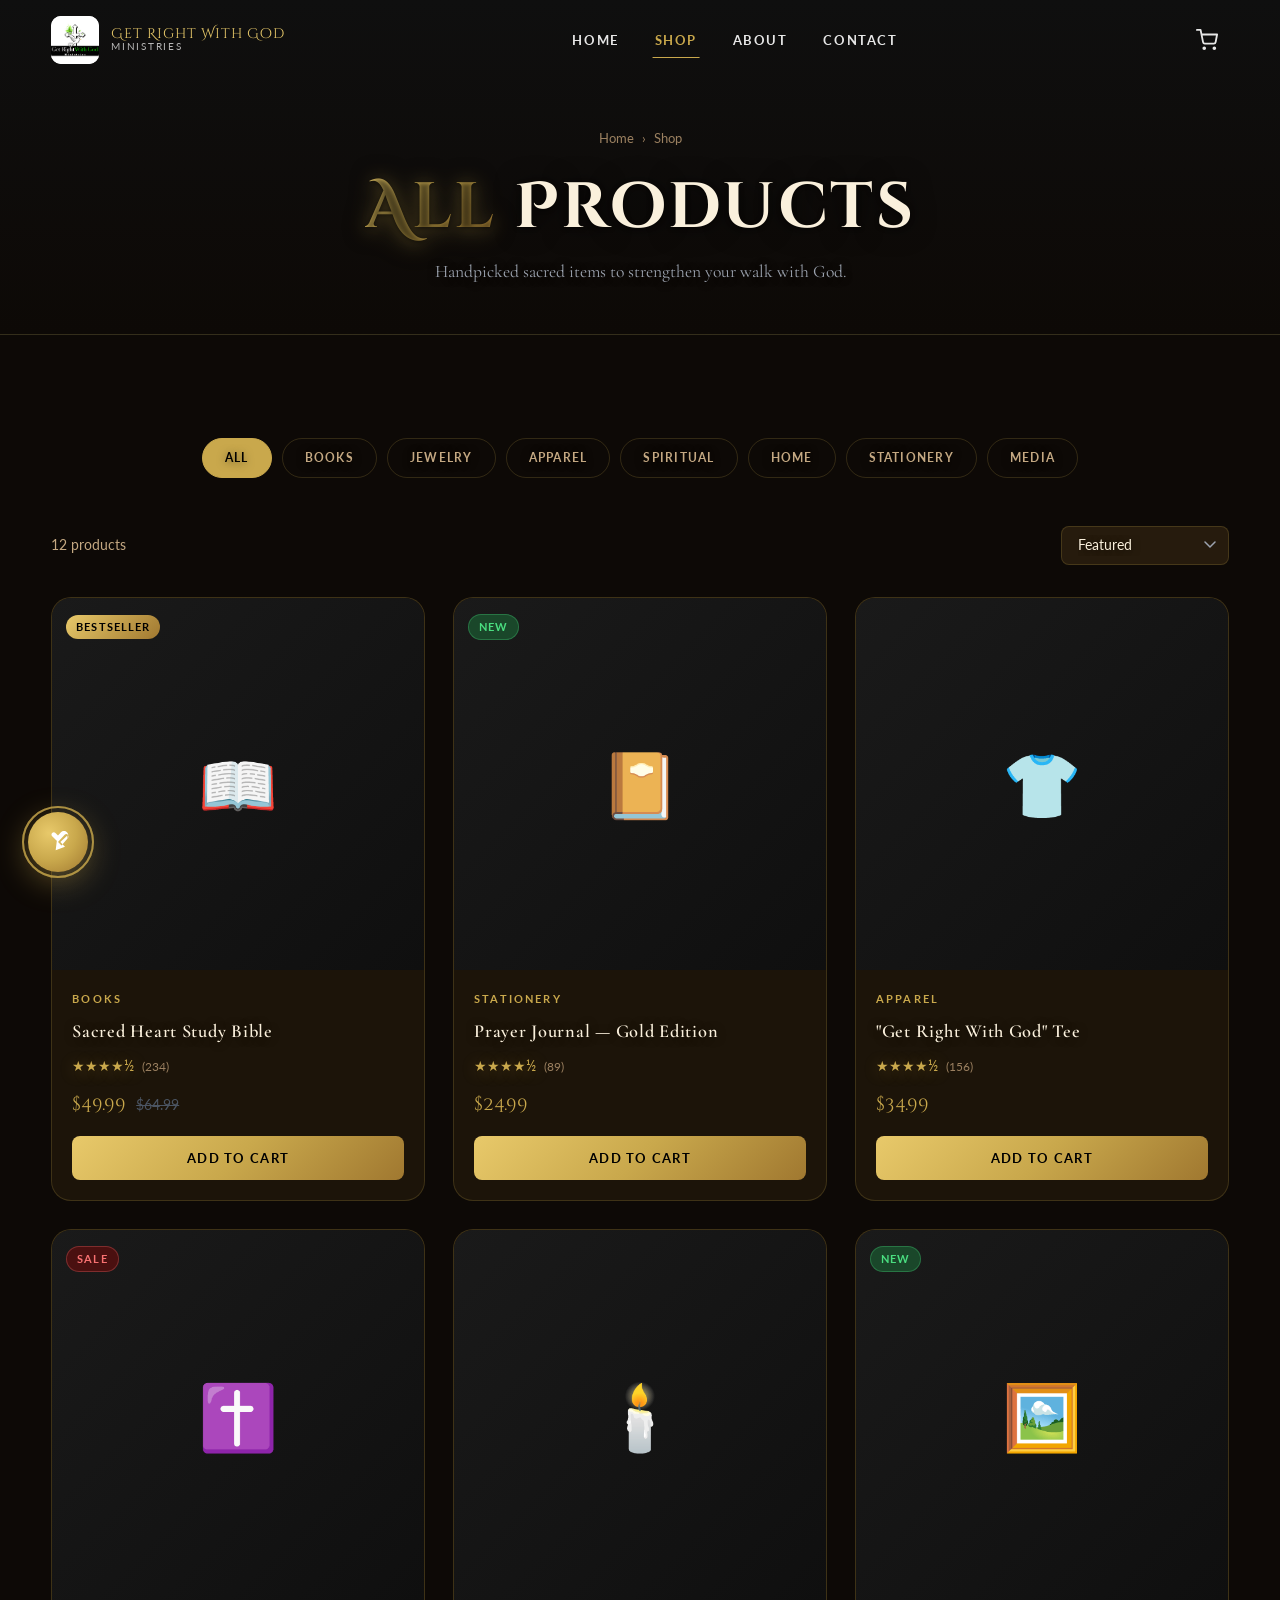
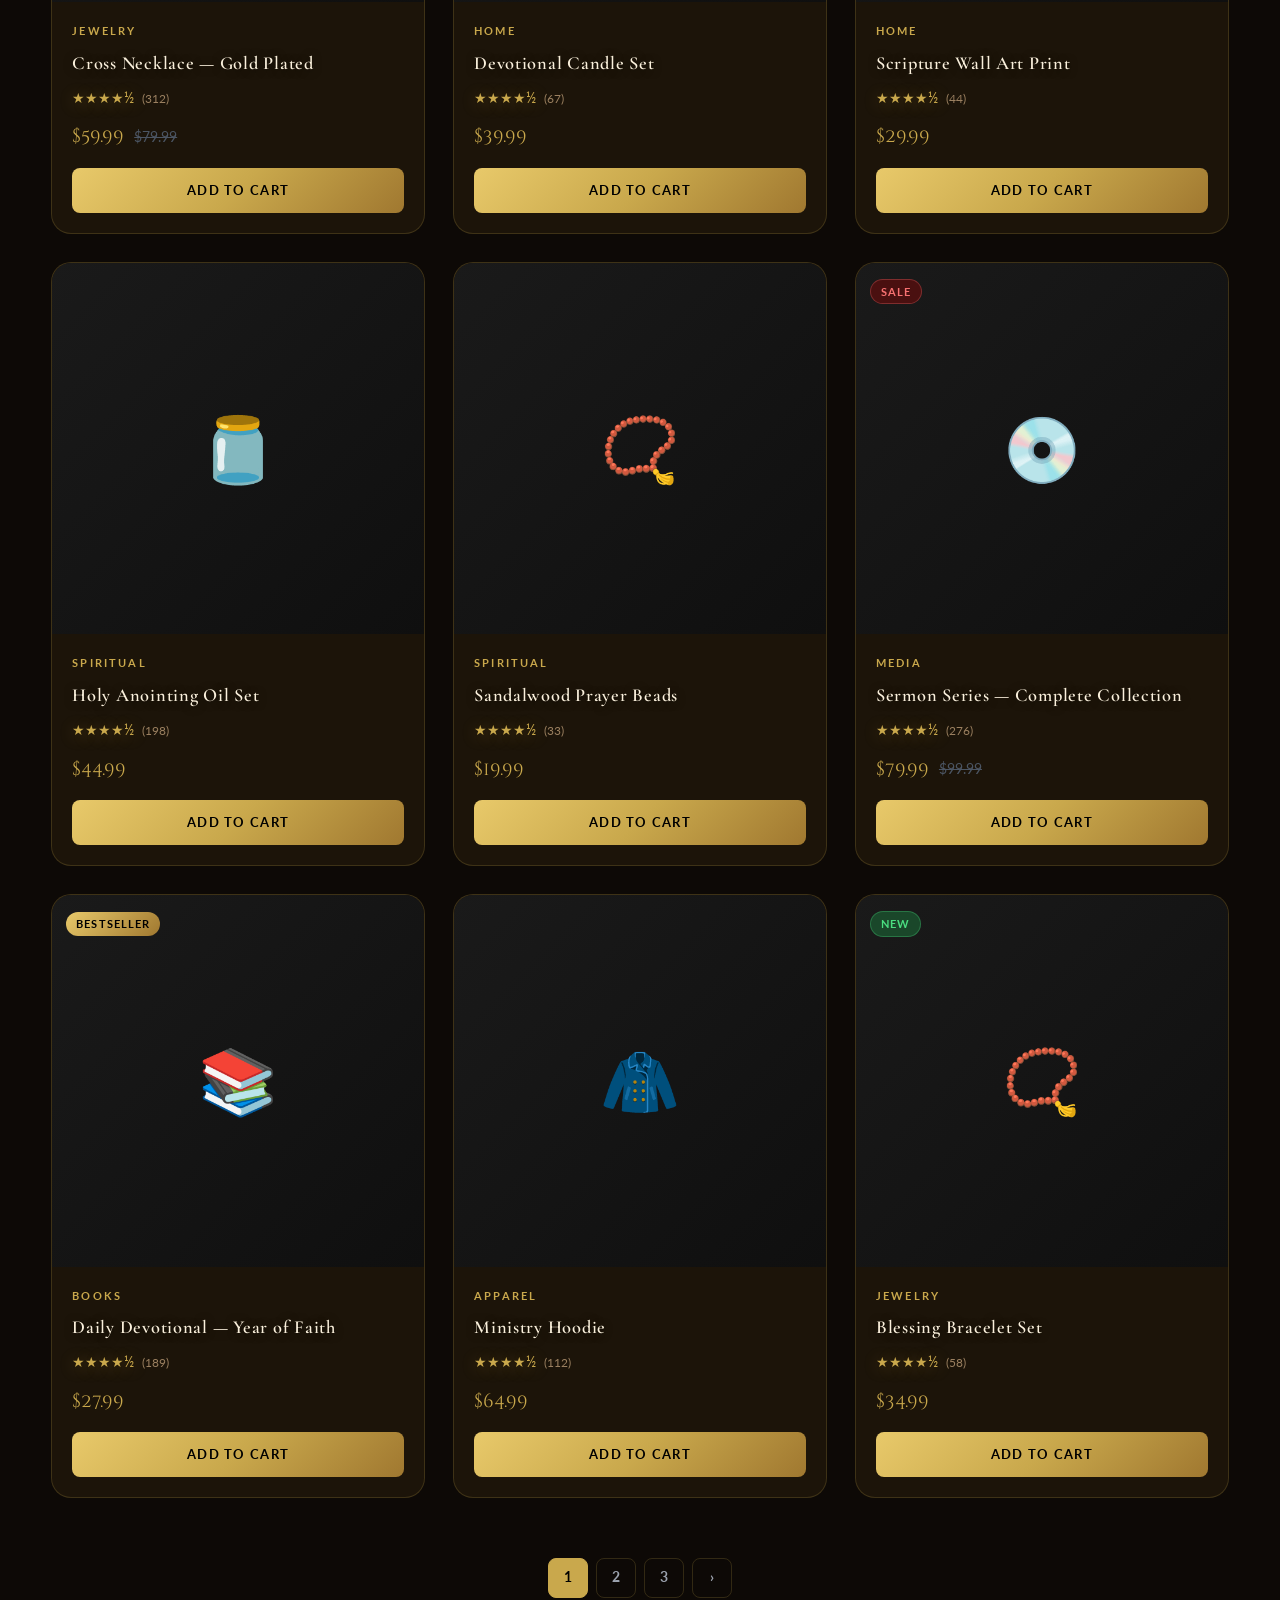
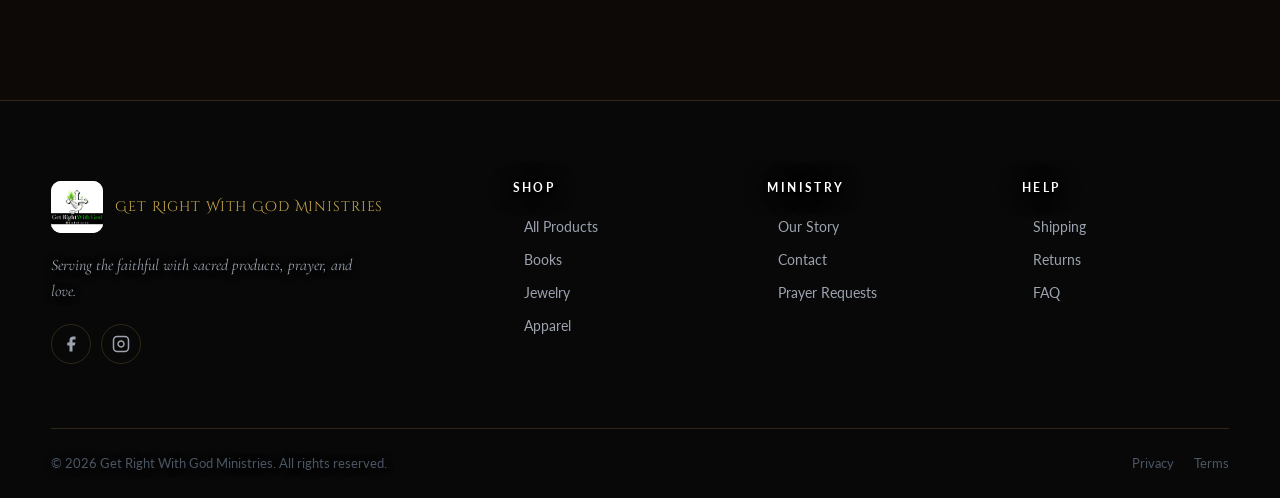
<file: shop.html>
<!DOCTYPE html>
<html lang="en">
<head>
  <meta charset="UTF-8">
  <meta name="viewport" content="width=device-width, initial-scale=1.0">
  <meta name="description" content="Shop sacred products from Get Right With God Ministries — Bibles, devotionals, jewelry, apparel, and more.">
  <title>Shop — Get Right With God Ministries</title>
  <link rel="stylesheet" href="css/reset.css">
  <link rel="stylesheet" href="css/variables.css">
  <link rel="stylesheet" href="css/global.css">
  <link rel="stylesheet" href="css/navbar.css">
  <link rel="stylesheet" href="css/products.css">
  <link rel="stylesheet" href="css/footer.css">
  <link rel="stylesheet" href="css/animations.css">
  <link rel="stylesheet" href="css/dm-widget.css">
  <link rel="stylesheet" href="css/responsive.css">
  <style>
    .shop-hero { padding-top: calc(var(--nav-height) + 48px); padding-bottom: 48px; text-align: center; border-bottom: 1px solid var(--color-border); background: linear-gradient(180deg, #0f0f0f 0%, var(--color-bg) 100%); }
    .shop-hero h1 { margin-bottom: 12px; }
    .shop-hero p { font-family: var(--font-subhead); font-size: 1.1rem; color: var(--color-gray-400); }
  </style>
</head>
<body data-page="shop">

  <header class="navbar" role="banner">
    <div class="navbar-inner">
      <a href="index.html" class="navbar-logo" aria-label="Home">
        <div class="navbar-logo-icon"><img class="navbar-logo-img" src="assets/images/logo.jpg" alt=""></div>
        <div class="navbar-logo-text">
          <span>Get Right With God</span>
          <span>Ministries</span>
        </div>
      </a>
      <nav class="navbar-nav" aria-label="Main navigation">
        <a href="index.html">Home</a>
        <a href="shop.html" class="active">Shop</a>
        <a href="about.html">About</a>
        <a href="contact.html">Contact</a>
      </nav>
      <div class="navbar-actions">
        <a href="cart.html" class="navbar-cart" aria-label="Shopping cart">
          <svg viewBox="0 0 24 24" fill="none" stroke="currentColor" stroke-width="2" stroke-linecap="round" stroke-linejoin="round">
            <circle cx="9" cy="21" r="1"/><circle cx="20" cy="21" r="1"/>
            <path d="M1 1h4l2.68 13.39a2 2 0 0 0 2 1.61h9.72a2 2 0 0 0 2-1.61L23 6H6"/>
          </svg>
          <span class="cart-badge" aria-live="polite">0</span>
        </a>
        <button class="hamburger" aria-label="Toggle menu" aria-expanded="false">
          <span></span><span></span><span></span>
        </button>
      </div>
    </div>
  </header>

  <nav class="mobile-menu" aria-label="Mobile navigation">
    <a href="index.html">Home</a>
    <a href="shop.html">Shop</a>
    <a href="about.html">About</a>
    <a href="contact.html">Contact</a>
    <a href="cart.html" class="btn btn-primary">View Cart</a>
  </nav>

  <main>
    <div class="shop-hero">
      <div class="container">
        <nav class="breadcrumb" aria-label="Breadcrumb">
          <a href="index.html">Home</a>
          <span class="breadcrumb-sep">›</span>
          <span>Shop</span>
        </nav>
        <h1 class="section-title"><span class="gold-text">All</span> Products</h1>
        <p>Handpicked sacred items to strengthen your walk with God.</p>
      </div>
    </div>

    <section class="products-section" aria-label="Product catalog">
      <div class="container">
        <div class="products-filters" role="group" aria-label="Filter by category">
          <button class="filter-btn active" data-filter="all">All</button>
          <button class="filter-btn" data-filter="books">Books</button>
          <button class="filter-btn" data-filter="jewelry">Jewelry</button>
          <button class="filter-btn" data-filter="apparel">Apparel</button>
          <button class="filter-btn" data-filter="spiritual">Spiritual</button>
          <button class="filter-btn" data-filter="home">Home</button>
          <button class="filter-btn" data-filter="stationery">Stationery</button>
          <button class="filter-btn" data-filter="media">Media</button>
        </div>
        <div class="products-sort">
          <span class="products-count">12 products</span>
          <select class="sort-select" aria-label="Sort products">
            <option value="featured">Featured</option>
            <option value="price-asc">Price: Low to High</option>
            <option value="price-desc">Price: High to Low</option>
            <option value="rating">Top Rated</option>
            <option value="name">Name A–Z</option>
          </select>
        </div>
        <div class="products-grid" id="shop-products-grid"></div>
        <div class="pagination" aria-label="Pagination">
          <button class="pagination-btn active" aria-current="page">1</button>
          <button class="pagination-btn">2</button>
          <button class="pagination-btn">3</button>
          <button class="pagination-btn" aria-label="Next page">›</button>
        </div>
      </div>
    </section>
  </main>

  <footer class="footer" id="site-footer">
    <div class="container">
      <div class="footer-top">
        <div class="footer-brand">
          <div class="footer-logo">
            <div class="footer-logo-icon"><img class="footer-logo-img" src="assets/images/logo.jpg" alt=""></div>
            <div class="footer-logo-text">Get Right With God Ministries</div>
          </div>
          <p class="footer-tagline">Serving the faithful with sacred products, prayer, and love.</p>
          <div class="footer-socials">
            <a href="https://www.facebook.com/GodMinistryJamarGrimsley/" class="footer-social-btn" aria-label="Facebook" target="_blank" rel="noopener"><svg viewBox="0 0 24 24" fill="currentColor"><path d="M18 2h-3a5 5 0 0 0-5 5v3H7v4h3v8h4v-8h3l1-4h-4V7a1 1 0 0 1 1-1h3z"/></svg></a>
            <a href="https://www.instagram.com/getrightwithgodministries" class="footer-social-btn" aria-label="Instagram" target="_blank" rel="noopener"><svg viewBox="0 0 24 24" fill="none" stroke="currentColor" stroke-width="2"><rect x="2" y="2" width="20" height="20" rx="5"/><path d="M16 11.37A4 4 0 1 1 12.63 8 4 4 0 0 1 16 11.37z"/><line x1="17.5" y1="6.5" x2="17.51" y2="6.5"/></svg></a>
          </div>
        </div>
        <div class="footer-col">
          <h4>Shop</h4>
          <div class="footer-links">
            <a href="shop.html">All Products</a>
            <a href="shop.html?cat=books">Books</a>
            <a href="shop.html?cat=jewelry">Jewelry</a>
            <a href="shop.html?cat=apparel">Apparel</a>
          </div>
        </div>
        <div class="footer-col">
          <h4>Ministry</h4>
          <div class="footer-links">
            <a href="about.html">Our Story</a>
            <a href="contact.html">Contact</a>
            <a href="contact.html">Prayer Requests</a>
          </div>
        </div>
        <div class="footer-col">
          <h4>Help</h4>
          <div class="footer-links">
            <a href="#">Shipping</a>
            <a href="#">Returns</a>
            <a href="contact.html#faq">FAQ</a>
          </div>
        </div>
      </div>
      <div class="footer-bottom">
        <p class="footer-copy">© 2026 Get Right With God Ministries. All rights reserved.</p>
        <nav class="footer-legal"><a href="#">Privacy</a><a href="#">Terms</a></nav>
      </div>
    </div>
  </footer>

  <!-- DM WIDGET -->
  <div class="dm-trigger" id="dm-trigger">
    <button class="dm-btn" aria-expanded="false" aria-controls="dm-panel">
      <div class="dm-pulse-ring" aria-hidden="true"></div>
      <div class="dm-pulse-ring-2" aria-hidden="true"></div>
      <span class="dm-dove-icon" aria-hidden="true"><svg viewBox="0 0 24 24"><path d="M20 6.5L14 12l4 4-8 3 1-8 4 4 5.5-6.5c.7-.8.7-2 0-2.8-.8-.8-2-.8-2.8 0L12 12 7 7c-.8-.8-.8-2 0-2.8C7.8 3.4 9 3.4 9.8 4.2L12 6.5l2.5-2.8c1.4-1.5 3.8-1.5 5.2 0 1.5 1.4 1.5 3.8.3 5.3z"/></svg></span>
      <div class="dm-tooltip">Send Us a Message</div>
      <span class="dm-unread-badge">1</span>
    </button>
  </div>
  <div class="dm-panel" id="dm-panel" role="dialog" aria-modal="true" aria-label="Divine Messenger">
    <div class="dm-panel-gold-strip" aria-hidden="true"></div>
    <div class="dm-panel-header">
      <div class="dm-panel-header-icon" aria-hidden="true"><svg viewBox="0 0 24 24"><path d="M20 6.5L14 12l4 4-8 3 1-8 4 4 5.5-6.5c.7-.8.7-2 0-2.8-.8-.8-2-.8-2.8 0L12 12 7 7c-.8-.8-.8-2 0-2.8C7.8 3.4 9 3.4 9.8 4.2L12 6.5l2.5-2.8c1.4-1.5 3.8-1.5 5.2 0 1.5 1.4 1.5 3.8.3 5.3z"/></svg></div>
      <div class="dm-panel-title-wrap">
        <div class="dm-panel-title">Divine Messenger</div>
        <div class="dm-panel-subtitle">We reply within 24 hours</div>
      </div>
      <button class="dm-close-btn" aria-label="Close">×</button>
    </div>
    <div class="dm-tabs" role="tablist">
      <button class="dm-tab active" data-tab="dm-tab-message" role="tab">Message Us</button>
      <button class="dm-tab" data-tab="dm-tab-whatsapp" role="tab">WhatsApp</button>
      <button class="dm-tab" data-tab="dm-tab-prayer" role="tab">Prayer 🙏</button>
      <div class="dm-tab-indicator" aria-hidden="true"></div>
    </div>
    <div class="dm-panel-body">
      <div class="dm-tab-content active" id="dm-tab-message" role="tabpanel">
        <form class="dm-form" id="dm-message-form" novalidate>
          <div class="dm-field"><label for="dm-name">Name</label><input class="dm-input" type="text" id="dm-name" placeholder="Your blessed name" required></div>
          <div class="dm-field"><label for="dm-email">Email</label><input class="dm-input" type="email" id="dm-email" placeholder="Your email" required></div>
          <div class="dm-field"><label for="dm-topic">Topic</label><select class="dm-select" id="dm-topic"><option value="">I'm reaching out about...</option><option>Order Support</option><option>Product Question</option><option>Ministry Partnership</option><option>Donation</option><option>General Inquiry</option></select></div>
          <div class="dm-field"><label for="dm-message">Message</label><textarea class="dm-textarea" id="dm-message" rows="4" placeholder="Your message..." required></textarea></div>
          <button type="submit" class="dm-submit-btn"><span class="btn-text">Send Message ✦</span><span class="btn-spinner"></span></button>
        </form>
        <div class="dm-success-state" aria-live="polite">
          <svg class="dm-checkmark-svg" viewBox="0 0 64 64"><circle cx="32" cy="32" r="30"/><path d="M18 32l10 10 18-20"/></svg>
          <div class="dm-confetti-container"></div>
          <p class="dm-success-text">Message received.<br>God bless you! 🕊️</p>
        </div>
      </div>
      <div class="dm-tab-content" id="dm-tab-whatsapp" role="tabpanel">
        <div class="dm-whatsapp-content">
          <div class="dm-wa-icon"><svg viewBox="0 0 24 24"><path d="M17.472 14.382c-.297-.149-1.758-.867-2.03-.967-.273-.099-.471-.148-.67.15-.197.297-.767.966-.94 1.164-.173.199-.347.223-.644.075-.297-.15-1.255-.463-2.39-1.475-.883-.788-1.48-1.761-1.653-2.059-.173-.297-.018-.458.13-.606.134-.133.298-.347.446-.52.149-.174.198-.298.298-.497.099-.198.05-.371-.025-.52-.075-.149-.669-1.612-.916-2.207-.242-.579-.487-.5-.669-.51-.173-.008-.371-.01-.57-.01-.198 0-.52.074-.792.372-.272.297-1.04 1.016-1.04 2.479 0 1.462 1.065 2.875 1.213 3.074.149.198 2.096 3.2 5.077 4.487.709.306 1.262.489 1.694.625.712.227 1.36.195 1.871.118.571-.085 1.758-.719 2.006-1.413.248-.694.248-1.289.173-1.413-.074-.124-.272-.198-.57-.347m-5.421 7.403h-.004a9.87 9.87 0 0 1-5.031-1.378l-.361-.214-3.741.982.998-3.648-.235-.374a9.86 9.86 0 0 1-1.51-5.26c.001-5.45 4.436-9.884 9.888-9.884 2.64 0 5.122 1.03 6.988 2.898a9.825 9.825 0 0 1 2.893 6.994c-.003 5.45-4.437 9.884-9.885 9.884m8.413-18.297A11.815 11.815 0 0 0 12.05 0C5.495 0 .16 5.335.157 11.892c0 2.096.547 4.142 1.588 5.945L.057 24l6.305-1.654a11.882 11.882 0 0 0 5.683 1.448h.005c6.554 0 11.89-5.335 11.893-11.893a11.821 11.821 0 0 0-3.48-8.413z"/></svg></div>
          <p class="dm-wa-title">Chat with us instantly on WhatsApp</p>
          <div class="dm-wa-message-preview">"Hello! I'm interested in your blessed products..."</div>
          <div class="dm-wa-hours"><span>Available Mon–Sat, 9AM–6PM EST</span></div>
          <button class="dm-wa-btn">Open WhatsApp</button>
        </div>
      </div>
      <div class="dm-tab-content" id="dm-tab-prayer" role="tabpanel">
        <div class="dm-prayer-content">
          <div class="dm-prayer-header"><span class="dm-prayer-cross">✝</span><div><div class="dm-prayer-title">Submit a Prayer Request</div><div class="dm-prayer-sub">Our team prays over every request personally</div></div></div>
          <form class="dm-form" id="dm-prayer-form" novalidate>
            <div class="dm-field"><label for="dm-prayer-text">Your Prayer Need</label><textarea class="dm-textarea" id="dm-prayer-text" rows="5" placeholder="Share your prayer need..." required style="min-height:120px;"></textarea></div>
            <label class="dm-checkbox-row"><input type="checkbox" name="anonymous"><span>Keep my request anonymous</span></label>
            <label class="dm-checkbox-row"><input type="checkbox" name="notify"><span>Notify me when prayed over</span></label>
            <button type="submit" class="dm-prayer-submit">Send Prayer Request 🙏</button>
          </form>
          <div class="dm-prayer-success" aria-live="polite"><div class="dm-glow-circle"></div><p class="dm-success-text">Your prayer has been received.<br>You are covered. ✝️</p></div>
        </div>
      </div>
    </div>
    <div class="dm-panel-footer"><span>Powered by</span><span class="dm-footer-logo">Get Right With God Ministries</span></div>
  </div>

  <script src="js/cart.js"></script>
  <script src="js/navbar.js"></script>
  <script src="js/carousel.js"></script>
  <script src="js/animations.js"></script>
  <script src="js/products.js"></script>
  <script src="js/dm-widget.js"></script>
  <script src="js/main.js"></script>
  <script>
    const shopGrid = document.getElementById('shop-products-grid');
    if (shopGrid && window.PRODUCTS) {
      const params = new URLSearchParams(window.location.search);
      const cat = params.get('cat');
      if (cat) {
        const catBtn = document.querySelector(`.filter-btn[data-filter="${cat}"]`);
        if (catBtn) {
          document.querySelectorAll('.filter-btn').forEach(b => b.classList.remove('active'));
          catBtn.classList.add('active');
        }
      }
      shopGrid.classList.add('products-grid');
    }
  </script>
</body>
</html>
</file>
<file: css/variables.css>
@import url('https://fonts.googleapis.com/css2?family=Cinzel+Decorative:wght@400;700;900&family=Cormorant+Garamond:ital,wght@0,300;0,400;0,600;1,300;1,400&family=Lato:wght@300;400;700;900&display=swap');

:root {
  /* BACKGROUNDS — dark warm, matches hero image palette */
  --color-bg:          #0D0906;
  --color-bg-card:     #1C1409;
  --color-bg-elevated: #261B0D;

  /* TEXT — warm cream tones for dark bg */
  --color-text-primary:   #FAF0DC;
  --color-text-secondary: #C4A882;
  --color-text-muted:     #9B8060;

  /* GOLD — bright for dark bg */
  --color-gold:        #C9A84C;
  --color-gold-light:  #E8C96A;
  --color-gold-dark:   #A07830;
  --color-gold-glow:   rgba(201,168,76,0.35);

  --color-white:       #FFFFFF;
  --color-gray-400:    #9CA3AF;
  --color-gray-600:    #4B5563;
  --color-heaven-blue: #D4E9F7;

  /* BORDERS */
  --color-border:      rgba(201,168,76,0.2);
  --color-border-soft: rgba(201,168,76,0.12);

  /* FOOTER */
  --color-footer-bg:   #080604;

  --font-heading:   'Cinzel Decorative', serif;
  --font-subhead:   'Cormorant Garamond', serif;
  --font-body:      'Lato', sans-serif;

  --radius-sm:   8px;
  --radius-md:   12px;
  --radius-lg:   20px;
  --radius-full: 9999px;

  --shadow-card:       0 4px 24px rgba(0,0,0,0.4), 0 1px 4px rgba(0,0,0,0.3);
  --shadow-card-hover: 0 12px 40px rgba(0,0,0,0.6), 0 4px 12px rgba(0,0,0,0.4);
  --shadow-gold:       0 8px 32px rgba(201,168,76,0.3);
  --shadow-deep:       0 24px 64px rgba(0,0,0,0.7);

  /* TEXT SHADOWS */
  --shadow-text-heading: 0 2px 24px rgba(0,0,0,0.7), 0 1px 4px rgba(0,0,0,0.5);
  --shadow-text-body:    0 1px 8px rgba(0,0,0,0.5);
  --shadow-text-gold:    0 2px 16px rgba(201,168,76,0.4);

  --transition-smooth: 0.3s cubic-bezier(0.4, 0, 0.2, 1);
  --transition-spring: 0.4s cubic-bezier(0.34, 1.56, 0.64, 1);
  --transition-slow:   0.6s cubic-bezier(0.4, 0, 0.2, 1);

  --nav-height:    80px;
  --container-max: 1280px;
  --section-pad:   clamp(60px, 8vw, 120px);
}
</file>
<file: css/global.css>
body {
  background-color: var(--color-bg);
  color: var(--color-text-primary);
  font-family: var(--font-body);
  font-size: 1rem;
  line-height: 1.6;
}

.container {
  width: 100%;
  max-width: var(--container-max);
  margin-inline: auto;
  padding-inline: clamp(20px, 4vw, 64px);
}

section {
  padding-block: var(--section-pad);
}

h1, h2, h3, h4 {
  font-family: var(--font-heading);
  line-height: 1.15;
  letter-spacing: 0.04em;
  color: var(--color-text-primary);
  text-shadow: var(--shadow-text-heading);
}

h1 { font-size: clamp(2rem, 5vw, 4rem); }
h2 { font-size: clamp(1.6rem, 3.5vw, 2.8rem); }
h3 { font-size: clamp(1.2rem, 2.5vw, 1.8rem); }

p {
  text-shadow: var(--shadow-text-body);
}

.section-label {
  font-family: var(--font-body);
  font-size: 0.75rem;
  font-weight: 700;
  letter-spacing: 0.25em;
  text-transform: uppercase;
  color: var(--color-gold);
  display: block;
  margin-bottom: 12px;
  text-shadow: var(--shadow-text-gold);
}

.section-title {
  font-family: var(--font-heading);
  color: var(--color-text-primary);
  margin-bottom: 16px;
  text-shadow: var(--shadow-text-heading);
}

.section-subtitle {
  font-family: var(--font-subhead);
  font-size: clamp(1rem, 2vw, 1.3rem);
  color: var(--color-text-secondary);
  font-weight: 300;
  max-width: 600px;
  text-shadow: var(--shadow-text-body);
}

.section-header {
  text-align: center;
  margin-bottom: clamp(40px, 5vw, 72px);
}

.section-header .section-subtitle {
  margin-inline: auto;
}

.gold-text {
  background: linear-gradient(135deg, var(--color-gold-light), var(--color-gold), var(--color-gold-dark));
  -webkit-background-clip: text;
  background-clip: text;
  -webkit-text-fill-color: transparent;
  filter: drop-shadow(0 2px 8px rgba(201,168,76,0.4));
}

.btn {
  display: inline-flex;
  align-items: center;
  gap: 8px;
  padding: 14px 32px;
  border-radius: var(--radius-full);
  font-family: var(--font-body);
  font-size: 0.875rem;
  font-weight: 700;
  letter-spacing: 0.1em;
  text-transform: uppercase;
  transition: var(--transition-spring);
  cursor: pointer;
}

.btn-primary {
  background: linear-gradient(135deg, var(--color-gold-light), var(--color-gold), var(--color-gold-dark));
  color: #000;
  box-shadow: var(--shadow-gold);
}

.btn-primary:hover {
  transform: translateY(-3px);
  box-shadow: 0 12px 40px rgba(201,168,76,0.5);
}

.btn-outline {
  background: transparent;
  color: var(--color-gold);
  border: 1.5px solid var(--color-gold);
  text-shadow: var(--shadow-text-gold);
}

.btn-outline:hover {
  background: var(--color-gold);
  color: #000;
  transform: translateY(-3px);
  text-shadow: none;
}

.btn-ghost {
  background: rgba(255,255,255,0.06);
  color: var(--color-text-primary);
  border: 1px solid rgba(255,255,255,0.12);
}

.btn-ghost:hover {
  background: rgba(255,255,255,0.12);
  transform: translateY(-2px);
}

.divider-gold {
  width: 60px;
  height: 2px;
  background: linear-gradient(90deg, transparent, var(--color-gold), transparent);
  margin-inline: auto;
  margin-block: 16px;
  box-shadow: 0 0 12px rgba(201,168,76,0.4);
}

.badge {
  display: inline-block;
  padding: 3px 10px;
  border-radius: var(--radius-full);
  font-size: 0.7rem;
  font-weight: 700;
  letter-spacing: 0.1em;
  text-transform: uppercase;
}

.badge-gold {
  background: linear-gradient(135deg, var(--color-gold-light), var(--color-gold-dark));
  color: #000;
}

.badge-new {
  background: #1a472a;
  color: #4ade80;
  border: 1px solid rgba(74,222,128,0.3);
}

.badge-sale {
  background: #4a1010;
  color: #f87171;
  border: 1px solid rgba(248,113,113,0.3);
}

.sr-only {
  position: absolute;
  width: 1px;
  height: 1px;
  padding: 0;
  margin: -1px;
  overflow: hidden;
  clip: rect(0,0,0,0);
  white-space: nowrap;
  border: 0;
}

.star-rating {
  display: flex;
  gap: 2px;
  color: var(--color-gold);
  font-size: 0.85rem;
  text-shadow: var(--shadow-text-gold);
}

.page-hero {
  padding-top: calc(var(--nav-height) + 60px);
  padding-bottom: 60px;
  background: linear-gradient(180deg, #1a1005 0%, var(--color-bg) 100%);
  text-align: center;
  border-bottom: 1px solid var(--color-border);
}

.page-hero h1 {
  margin-bottom: 16px;
  color: var(--color-text-primary);
}

.page-hero p {
  font-family: var(--font-subhead);
  font-size: 1.2rem;
  color: var(--color-text-secondary);
}

.breadcrumb {
  display: flex;
  align-items: center;
  gap: 8px;
  font-size: 0.8rem;
  color: var(--color-text-muted);
  margin-bottom: 24px;
  justify-content: center;
}

.breadcrumb a:hover {
  color: var(--color-gold);
}

.breadcrumb-sep {
  color: var(--color-text-muted);
}

/* YouTube Section */
.yt-section {
  background: var(--color-bg-card);
  border-top: 1px solid var(--color-border);
  border-bottom: 1px solid var(--color-border);
}

.yt-videos-grid {
  display: grid;
  grid-template-columns: 1.4fr 1fr;
  gap: 28px;
  align-items: start;
}

.yt-embed-wrap {
  position: relative;
  width: 100%;
  aspect-ratio: 16 / 9;
  border-radius: var(--radius-lg);
  overflow: hidden;
  background: #000;
  box-shadow: 0 8px 40px rgba(0,0,0,0.5);
}

.yt-embed-wrap iframe {
  position: absolute;
  inset: 0;
  width: 100%;
  height: 100%;
  border: 0;
}

.yt-video-label {
  padding: 14px 4px 0;
}

.yt-video-tag {
  font-size: 0.68rem;
  font-weight: 700;
  letter-spacing: 0.18em;
  text-transform: uppercase;
  color: var(--color-gold);
  display: block;
  margin-bottom: 6px;
}

.yt-video-title {
  font-family: var(--font-subhead);
  font-size: 0.95rem;
  color: var(--color-text-primary);
  line-height: 1.5;
  text-shadow: var(--shadow-text-body);
}

.yt-side {
  display: flex;
  flex-direction: column;
  gap: 0;
}

.yt-subscribe-cta {
  display: flex;
  align-items: center;
  gap: 14px;
  margin-top: 20px;
  padding: 16px 20px;
  background: var(--color-bg-elevated);
  border: 1px solid var(--color-border);
  border-radius: var(--radius-lg);
  text-decoration: none;
  transition: border-color var(--transition-smooth), background var(--transition-smooth);
}

.yt-subscribe-cta:hover {
  border-color: rgba(255,0,0,0.4);
  background: rgba(255,0,0,0.06);
}

.yt-subscribe-cta > svg:first-child {
  color: #ff0000;
  flex-shrink: 0;
}

.yt-sub-label {
  display: block;
  font-size: 0.82rem;
  font-weight: 700;
  color: var(--color-text-primary);
  text-shadow: var(--shadow-text-body);
}

.yt-sub-handle {
  display: block;
  font-size: 0.72rem;
  color: var(--color-text-muted);
  margin-top: 2px;
}

@media (max-width: 768px) {
  .yt-videos-grid {
    grid-template-columns: 1fr;
  }
}
</file>
<file: css/navbar.css>
.navbar {
  position: fixed;
  top: 0;
  left: 0;
  right: 0;
  z-index: 1000;
  height: var(--nav-height);
  display: flex;
  align-items: center;
  background: transparent;
  transition: background var(--transition-smooth), box-shadow var(--transition-smooth), backdrop-filter var(--transition-smooth);
}

.navbar.scrolled {
  background: rgba(13, 9, 6, 0.95);
  backdrop-filter: blur(20px);
  -webkit-backdrop-filter: blur(20px);
  box-shadow: 0 1px 0 rgba(201,168,76,0.2), 0 4px 24px rgba(0,0,0,0.5);
}

.navbar-inner {
  width: 100%;
  max-width: var(--container-max);
  margin-inline: auto;
  padding-inline: clamp(20px, 4vw, 64px);
  display: flex;
  align-items: center;
  justify-content: space-between;
  gap: 24px;
}

.navbar-logo {
  display: flex;
  align-items: center;
  gap: 12px;
  flex-shrink: 0;
}

.navbar-logo-icon {
  width: 48px;
  height: 48px;
  border-radius: 10px;
  overflow: hidden;
  flex-shrink: 0;
}

.navbar-logo-img {
  width: 100%;
  height: 100%;
  object-fit: contain;
  background: #fff;
  display: block;
}

.navbar-logo-text {
  display: flex;
  flex-direction: column;
  line-height: 1.1;
}

.navbar-logo-text span:first-child {
  font-family: var(--font-heading);
  font-size: 0.85rem;
  color: var(--color-gold-light);
  letter-spacing: 0.06em;
  transition: color var(--transition-smooth);
}

.navbar-logo-text span:last-child {
  font-family: var(--font-body);
  font-size: 0.6rem;
  letter-spacing: 0.18em;
  text-transform: uppercase;
  color: rgba(255, 255, 255, 0.7);
  transition: color var(--transition-smooth);
}

.navbar.scrolled .navbar-logo-text span:first-child {
  color: var(--color-gold-light);
}

.navbar.scrolled .navbar-logo-text span:last-child {
  color: rgba(255, 255, 255, 0.6);
}

.navbar-nav {
  display: flex;
  align-items: center;
  gap: 0;
}

.navbar-nav a {
  position: relative;
  padding: 8px 18px;
  font-size: 0.8rem;
  font-weight: 700;
  letter-spacing: 0.12em;
  text-transform: uppercase;
  color: rgba(255, 255, 255, 0.9);
  transition: color var(--transition-smooth);
}

.navbar.scrolled .navbar-nav a {
  color: rgba(255, 255, 255, 0.85);
}

.navbar-nav a::after {
  content: '';
  position: absolute;
  bottom: 0;
  left: 50%;
  transform: translateX(-50%);
  width: 0;
  height: 1.5px;
  background: var(--color-gold);
  transition: width var(--transition-smooth);
}

.navbar-nav a:hover,
.navbar-nav a.active {
  color: var(--color-gold);
}

.navbar-nav a:hover::after,
.navbar-nav a.active::after {
  width: 60%;
}

.navbar-actions {
  display: flex;
  align-items: center;
  gap: 8px;
}

.navbar-cart {
  position: relative;
  display: flex;
  align-items: center;
  justify-content: center;
  width: 44px;
  height: 44px;
  border-radius: 50%;
  color: rgba(255, 255, 255, 0.9);
  transition: background var(--transition-smooth), color var(--transition-smooth);
}

.navbar.scrolled .navbar-cart {
  color: rgba(255, 255, 255, 0.85);
}

.navbar-cart:hover {
  background: rgba(201,168,76,0.1);
  color: var(--color-gold);
}

.navbar-cart svg {
  width: 22px;
  height: 22px;
}

.cart-badge {
  position: absolute;
  top: 4px;
  right: 4px;
  min-width: 18px;
  height: 18px;
  padding-inline: 4px;
  background: var(--color-gold);
  color: #000;
  font-size: 0.6rem;
  font-weight: 900;
  border-radius: var(--radius-full);
  display: flex;
  align-items: center;
  justify-content: center;
  opacity: 0;
  transform: scale(0);
  transition: var(--transition-spring);
}

.cart-badge.visible {
  opacity: 1;
  transform: scale(1);
}

.hamburger {
  display: none;
  flex-direction: column;
  justify-content: center;
  gap: 5px;
  width: 44px;
  height: 44px;
  border-radius: var(--radius-sm);
  padding: 10px;
}

.hamburger span {
  display: block;
  height: 1.5px;
  background: rgba(255, 255, 255, 0.9);
  border-radius: 2px;
  transition: var(--transition-smooth);
  transform-origin: center;
}

.navbar.scrolled .hamburger span {
  background: rgba(255, 255, 255, 0.85);
}

.hamburger.open span:nth-child(1) {
  transform: translateY(6.5px) rotate(45deg);
}

.hamburger.open span:nth-child(2) {
  opacity: 0;
  transform: scaleX(0);
}

.hamburger.open span:nth-child(3) {
  transform: translateY(-6.5px) rotate(-45deg);
}

.mobile-menu {
  position: fixed;
  top: var(--nav-height);
  left: 0;
  right: 0;
  background: rgba(10,10,10,0.98);
  backdrop-filter: blur(24px);
  -webkit-backdrop-filter: blur(24px);
  border-bottom: 1px solid var(--color-border);
  padding: 24px clamp(20px, 4vw, 64px) 32px;
  display: flex;
  flex-direction: column;
  gap: 4px;
  transform: translateY(-20px);
  opacity: 0;
  pointer-events: none;
  transition: var(--transition-smooth);
  z-index: 999;
}

.mobile-menu.open {
  transform: translateY(0);
  opacity: 1;
  pointer-events: all;
}

.mobile-menu a {
  padding: 14px 0;
  font-family: var(--font-body);
  font-size: 1rem;
  font-weight: 700;
  letter-spacing: 0.1em;
  text-transform: uppercase;
  color: var(--color-gray-400);
  border-bottom: 1px solid rgba(255,255,255,0.05);
  transition: color var(--transition-smooth);
}

.mobile-menu a:hover {
  color: var(--color-gold);
}

.mobile-menu .btn {
  margin-top: 16px;
  justify-content: center;
}
</file>
<file: css/hero.css>
.hero {
  position: relative;
  min-height: 100vh;
  display: flex;
  align-items: center;
  justify-content: flex-start;
  overflow: hidden;
  padding: 0 0 0 6%;
  background-image: url('../assets/images/heroimg.jpg');
  background-size: cover;
  background-position: center center;
  background-repeat: no-repeat;
  background-attachment: fixed;
}

#hero-canvas {
  display: none;
}

.hero-bg-gradient {
  position: absolute;
  inset: 0;
  background: linear-gradient(
    to right,
    rgba(0, 0, 0, 0.78) 0%,
    rgba(0, 0, 0, 0.40) 50%,
    rgba(0, 0, 0, 0.05) 100%
  );
  pointer-events: none;
  z-index: 1;
}

.hero-inner {
  position: relative;
  z-index: 2;
  width: 100%;
  max-width: var(--container-max);
  margin-inline: auto;
  padding-inline: clamp(20px, 4vw, 64px);
  padding-top: var(--nav-height);
  display: flex;
  justify-content: flex-start;
  align-items: center;
  min-height: 100vh;
}

.hero-content {
  width: 50%;
  max-width: 580px;
  display: flex;
  flex-direction: column;
  gap: 28px;
  text-align: left;
  padding: 0;
}

.hero-visual {
  display: none;
}

.hero-eyebrow {
  display: flex;
  align-items: center;
  justify-content: flex-start;
  gap: 12px;
  font-size: 0.75rem;
  font-weight: 700;
  letter-spacing: 0.3em;
  text-transform: uppercase;
  color: var(--color-gold-light);
}

.hero-eyebrow::before {
  content: '';
  display: block;
  width: 32px;
  height: 1px;
  background: var(--color-gold);
}

.hero-eyebrow::after {
  display: none;
}

.hero-title {
  font-family: var(--font-heading);
  font-size: clamp(2.4rem, 5.5vw, 5rem);
  font-weight: 900;
  line-height: 1.05;
  color: #FFFFFF;
  text-align: left;
}

.hero-title .gold-line {
  display: block;
  background: linear-gradient(135deg, var(--color-gold-light) 0%, var(--color-gold) 50%, var(--color-gold-dark) 100%);
  -webkit-background-clip: text;
  background-clip: text;
  -webkit-text-fill-color: transparent;
}

.hero-subtitle {
  font-family: var(--font-subhead);
  font-size: clamp(1.1rem, 2vw, 1.4rem);
  color: rgba(255, 255, 255, 0.85);
  font-weight: 300;
  font-style: italic;
  line-height: 1.6;
  text-align: left;
}

.hero-cta {
  display: flex;
  gap: 16px;
  flex-wrap: wrap;
  justify-content: flex-start;
}

.hero-stats {
  display: flex;
  gap: 36px;
  padding-top: 12px;
  border-top: 1px solid rgba(201, 168, 76, 0.3);
  justify-content: flex-start;
}

.hero-stat-value {
  font-family: var(--font-heading);
  font-size: 1.8rem;
  color: var(--color-gold-light);
  line-height: 1;
  margin-bottom: 4px;
}

.hero-stat-label {
  font-size: 0.7rem;
  letter-spacing: 0.15em;
  text-transform: uppercase;
  color: rgba(255, 255, 255, 0.65);
}

.hero-scroll-hint {
  position: absolute;
  bottom: 32px;
  left: 50%;
  transform: translateX(-50%);
  display: flex;
  flex-direction: column;
  align-items: center;
  gap: 8px;
  color: rgba(201, 168, 76, 0.7);
  font-size: 0.65rem;
  letter-spacing: 0.2em;
  text-transform: uppercase;
  animation: bounce-down 2s ease-in-out infinite;
  z-index: 2;
}

.hero-scroll-mouse {
  width: 22px;
  height: 34px;
  border: 1.5px solid rgba(201, 168, 76, 0.5);
  border-radius: 11px;
  position: relative;
}

.hero-scroll-mouse::before {
  content: '';
  position: absolute;
  top: 6px;
  left: 50%;
  transform: translateX(-50%);
  width: 3px;
  height: 6px;
  background: rgba(201, 168, 76, 0.5);
  border-radius: 2px;
  animation: scroll-dot 2s ease-in-out infinite;
}

@media (max-width: 768px) {
  .hero {
    justify-content: center;
    align-items: flex-end;
    padding: 0 0 40px 0;
    background-attachment: scroll;
  }

  .hero-inner {
    justify-content: center;
    align-items: flex-end;
    padding-bottom: 0;
  }

  .hero-content {
    width: 92%;
    max-width: 100%;
    text-align: center;
    padding: 28px 24px;
  }

  .hero-title,
  .hero-subtitle {
    text-align: center;
  }

  .hero-eyebrow {
    justify-content: center;
  }

  .hero-eyebrow::before {
    display: none;
  }

  .hero-cta,
  .hero-stats {
    justify-content: center;
  }
}
</file>
<file: css/products.css>
.products-section {
  background: var(--color-bg);
}

.products-filters {
  display: flex;
  align-items: center;
  gap: 10px;
  flex-wrap: wrap;
  margin-bottom: 48px;
  justify-content: center;
}

.filter-btn {
  padding: 9px 22px;
  border-radius: var(--radius-full);
  font-size: 0.78rem;
  font-weight: 700;
  letter-spacing: 0.1em;
  text-transform: uppercase;
  color: var(--color-text-secondary);
  text-shadow: var(--shadow-text-body);
  border: 1px solid var(--color-border);
  background: transparent;
  transition: var(--transition-smooth);
  cursor: pointer;
}

.filter-btn:hover,
.filter-btn.active {
  background: var(--color-gold);
  color: #000;
  border-color: var(--color-gold);
}

.products-sort {
  display: flex;
  align-items: center;
  justify-content: space-between;
  margin-bottom: 32px;
  gap: 16px;
}

.products-count {
  font-size: 0.85rem;
  color: var(--color-text-secondary);
}

.sort-select {
  background: var(--color-bg-elevated);
  color: var(--color-text-primary);
  text-shadow: var(--shadow-text-body);
  border: 1px solid var(--color-border);
  border-radius: var(--radius-sm);
  padding: 8px 16px;
  font-size: 0.85rem;
  cursor: pointer;
  appearance: none;
  padding-right: 36px;
  background-image: url("data:image/svg+xml,%3Csvg xmlns='http://www.w3.org/2000/svg' width='12' height='8' viewBox='0 0 12 8'%3E%3Cpath d='M1 1l5 5 5-5' stroke='%239CA3AF' stroke-width='1.5' fill='none' stroke-linecap='round'/%3E%3C/svg%3E");
  background-repeat: no-repeat;
  background-position: right 12px center;
}

.sort-select:focus {
  outline: none;
  border-color: var(--color-gold);
}

.products-grid {
  display: grid;
  grid-template-columns: repeat(auto-fill, minmax(280px, 1fr));
  gap: 28px;
}

.product-card {
  background: var(--color-bg-card);
  border: 1px solid var(--color-border);
  border-radius: var(--radius-lg);
  overflow: hidden;
  display: flex;
  flex-direction: column;
  transition: var(--transition-smooth);
  cursor: pointer;
  position: relative;
}

.product-card:hover {
  transform: translateY(-6px);
  border-color: rgba(201,168,76,0.5);
  box-shadow: var(--shadow-gold);
}

.product-image-wrap {
  position: relative;
  aspect-ratio: 1;
  overflow: hidden;
  background: var(--color-bg-elevated);
}

.product-image-wrap img {
  width: 100%;
  height: 100%;
  object-fit: cover;
  transition: transform 0.6s cubic-bezier(0.4, 0, 0.2, 1);
}

.product-card:hover .product-image-wrap img {
  transform: scale(1.06);
}

.product-placeholder-img {
  width: 100%;
  height: 100%;
  display: flex;
  align-items: center;
  justify-content: center;
  font-size: 4rem;
  background: linear-gradient(135deg, #1a1a1a, #0f0f0f);
}

.product-badge {
  position: absolute;
  top: 14px;
  left: 14px;
  z-index: 2;
}

.product-actions-overlay {
  position: absolute;
  inset: 0;
  background: rgba(0,0,0,0.5);
  display: flex;
  align-items: center;
  justify-content: center;
  gap: 12px;
  opacity: 0;
  transition: var(--transition-smooth);
}

.product-card:hover .product-actions-overlay {
  opacity: 1;
}

.product-action-btn {
  width: 44px;
  height: 44px;
  border-radius: 50%;
  background: rgba(10,10,10,0.9);
  border: 1px solid var(--color-border);
  color: var(--color-white);
  display: flex;
  align-items: center;
  justify-content: center;
  transition: var(--transition-spring);
}

.product-action-btn:hover {
  background: var(--color-gold);
  color: #000;
  border-color: var(--color-gold);
  transform: scale(1.1);
}

.product-action-btn svg {
  width: 18px;
  height: 18px;
}

.product-info {
  padding: 20px;
  display: flex;
  flex-direction: column;
  gap: 12px;
  flex: 1;
}

.product-category {
  font-size: 0.68rem;
  font-weight: 700;
  letter-spacing: 0.2em;
  text-transform: uppercase;
  color: var(--color-gold);
}

.product-name {
  font-family: var(--font-subhead);
  font-size: 1.15rem;
  font-weight: 600;
  color: var(--color-text-primary);
  line-height: 1.3;
  text-shadow: var(--shadow-text-body);
}

.product-rating {
  display: flex;
  align-items: center;
  gap: 8px;
}

.product-rating-count {
  font-size: 0.75rem;
  color: var(--color-text-muted);
}

.product-price-row {
  display: flex;
  align-items: center;
  gap: 10px;
  margin-top: auto;
}

.product-price {
  font-family: var(--font-heading);
  font-size: 1.2rem;
  color: var(--color-gold);
}

.product-price-original {
  font-size: 0.9rem;
  color: var(--color-gray-600);
  text-decoration: line-through;
}

.product-add-btn {
  width: 100%;
  padding: 12px;
  background: linear-gradient(135deg, var(--color-gold-light), var(--color-gold), var(--color-gold-dark));
  color: #000;
  font-weight: 700;
  font-size: 0.8rem;
  letter-spacing: 0.1em;
  text-transform: uppercase;
  border-radius: var(--radius-sm);
  transition: var(--transition-spring);
  margin-top: 4px;
}

.product-add-btn:hover {
  transform: translateY(-2px);
  box-shadow: var(--shadow-gold);
}

.product-add-btn.added {
  background: linear-gradient(135deg, #1a472a, #166534);
  color: #4ade80;
}

.products-empty {
  grid-column: 1/-1;
  text-align: center;
  padding: 80px 20px;
  color: var(--color-gray-400);
}

.products-empty svg {
  width: 64px;
  height: 64px;
  margin-inline: auto;
  margin-bottom: 16px;
  opacity: 0.3;
  color: var(--color-gold);
}

.pagination {
  display: flex;
  align-items: center;
  justify-content: center;
  gap: 8px;
  margin-top: 60px;
}

.pagination-btn {
  width: 40px;
  height: 40px;
  border-radius: var(--radius-sm);
  border: 1px solid var(--color-border);
  color: var(--color-gray-400);
  display: flex;
  align-items: center;
  justify-content: center;
  font-size: 0.85rem;
  font-weight: 700;
  transition: var(--transition-smooth);
}

.pagination-btn:hover,
.pagination-btn.active {
  background: var(--color-gold);
  color: #000;
  border-color: var(--color-gold);
}

.featured-products-grid {
  display: grid;
  grid-template-columns: repeat(4, 1fr);
  gap: 24px;
}
</file>
<file: css/testimonials.css>
.testimonials-section {
  background: var(--color-bg-card);
  border-top: 1px solid var(--color-border);
  border-bottom: 1px solid var(--color-border);
  overflow: hidden;
}

.testimonials-track-wrap {
  position: relative;
  overflow: hidden;
}

.testimonials-track-wrap::before,
.testimonials-track-wrap::after {
  content: '';
  position: absolute;
  top: 0;
  bottom: 0;
  width: 120px;
  z-index: 2;
  pointer-events: none;
}

.testimonials-track-wrap::before {
  left: 0;
  background: linear-gradient(90deg, var(--color-bg-card), transparent);
}

.testimonials-track-wrap::after {
  right: 0;
  background: linear-gradient(-90deg, var(--color-bg-card), transparent);
}

.testimonials-track {
  display: flex;
  gap: 24px;
  transition: transform 0.5s cubic-bezier(0.4, 0, 0.2, 1);
}

.testimonial-card {
  flex: 0 0 380px;
  background: var(--color-bg-elevated);
  border: 1px solid var(--color-border);
  border-radius: var(--radius-lg);
  padding: 32px;
  display: flex;
  flex-direction: column;
  gap: 20px;
  transition: border-color var(--transition-smooth);
}

.testimonial-card.active-slide {
  border-color: rgba(201,168,76,0.4);
}

.testimonial-stars {
  display: flex;
  gap: 3px;
  color: var(--color-gold);
  font-size: 1rem;
}

.testimonial-quote {
  font-family: var(--font-subhead);
  font-size: 1.05rem;
  font-style: italic;
  color: var(--color-text-primary);
  line-height: 1.7;
  flex: 1;
  text-shadow: var(--shadow-text-body);
}

.testimonial-author {
  display: flex;
  align-items: center;
  gap: 14px;
  padding-top: 16px;
  border-top: 1px solid var(--color-border);
}

.testimonial-avatar {
  width: 48px;
  height: 48px;
  border-radius: 50%;
  background: linear-gradient(135deg, var(--color-gold-dark), var(--color-gold));
  display: flex;
  align-items: center;
  justify-content: center;
  font-family: var(--font-heading);
  font-size: 1rem;
  color: #000;
  flex-shrink: 0;
}

.testimonial-author-name {
  font-weight: 700;
  font-size: 0.9rem;
  color: var(--color-text-primary);
  margin-bottom: 2px;
  text-shadow: var(--shadow-text-body);
}

.testimonial-author-loc {
  font-size: 0.75rem;
  color: var(--color-text-secondary);
}

.testimonial-verified {
  margin-left: auto;
  font-size: 0.65rem;
  color: #4ade80;
  display: flex;
  align-items: center;
  gap: 4px;
}

.carousel-controls {
  display: flex;
  align-items: center;
  justify-content: center;
  gap: 16px;
  margin-top: 40px;
}

.carousel-btn {
  width: 44px;
  height: 44px;
  border-radius: 50%;
  border: 1px solid var(--color-border);
  color: var(--color-text-secondary);
  background: var(--color-bg-card);
  display: flex;
  align-items: center;
  justify-content: center;
  transition: var(--transition-spring);
}

.carousel-btn:hover {
  background: var(--color-gold);
  color: #000;
  border-color: var(--color-gold);
  transform: scale(1.1);
}

.carousel-btn svg {
  width: 18px;
  height: 18px;
}

.carousel-dots {
  display: flex;
  gap: 8px;
}

.carousel-dot {
  width: 6px;
  height: 6px;
  border-radius: 50%;
  background: var(--color-gray-600);
  transition: var(--transition-smooth);
  cursor: pointer;
}

.carousel-dot.active {
  width: 24px;
  border-radius: 3px;
  background: var(--color-gold);
}
</file>
<file: css/footer.css>
.footer {
  background: #080808;
  border-top: 1px solid var(--color-border);
  padding-top: 80px;
}

.footer-top {
  display: grid;
  grid-template-columns: 2fr 1fr 1fr 1fr;
  gap: 48px;
  padding-bottom: 64px;
  border-bottom: 1px solid var(--color-border);
}

.footer-brand {
  display: flex;
  flex-direction: column;
  gap: 20px;
}

.footer-logo {
  display: flex;
  align-items: center;
  gap: 12px;
}

.footer-logo-icon {
  width: 52px;
  height: 52px;
  border-radius: 10px;
  overflow: hidden;
  flex-shrink: 0;
}

.footer-logo-img {
  width: 100%;
  height: 100%;
  object-fit: contain;
  background: #fff;
  display: block;
}

.footer-logo-text {
  font-family: var(--font-heading);
  font-size: 0.9rem;
  color: var(--color-gold);
  letter-spacing: 0.06em;
  line-height: 1.3;
}

.footer-tagline {
  font-family: var(--font-subhead);
  font-style: italic;
  color: var(--color-gray-400);
  font-size: 1rem;
  line-height: 1.6;
  max-width: 320px;
}

.footer-socials {
  display: flex;
  gap: 10px;
}

.footer-social-btn {
  width: 40px;
  height: 40px;
  border-radius: 50%;
  border: 1px solid var(--color-border);
  color: var(--color-gray-400);
  display: flex;
  align-items: center;
  justify-content: center;
  transition: var(--transition-spring);
}

.footer-social-btn svg {
  width: 18px;
  height: 18px;
}

.footer-social-btn:hover {
  background: var(--color-gold);
  color: #000;
  border-color: var(--color-gold);
  transform: translateY(-3px);
}

.footer-col h4 {
  font-family: var(--font-body);
  font-size: 0.75rem;
  font-weight: 700;
  letter-spacing: 0.2em;
  text-transform: uppercase;
  color: var(--color-white);
  margin-bottom: 20px;
}

.footer-links {
  display: flex;
  flex-direction: column;
  gap: 10px;
}

.footer-links a {
  font-size: 0.9rem;
  color: var(--color-gray-400);
  transition: color var(--transition-smooth);
  display: flex;
  align-items: center;
  gap: 6px;
}

.footer-links a:hover {
  color: var(--color-gold);
}

.footer-links a::before {
  content: '✦';
  font-size: 0.4rem;
  color: var(--color-gold);
  opacity: 0;
  transition: opacity var(--transition-smooth);
}

.footer-links a:hover::before {
  opacity: 1;
}

.footer-newsletter {
  margin-top: 12px;
}

.footer-newsletter p {
  font-size: 0.85rem;
  color: var(--color-gray-400);
  margin-bottom: 12px;
  line-height: 1.5;
}

.newsletter-form {
  display: flex;
  gap: 8px;
}

.newsletter-input {
  flex: 1;
  background: rgba(255, 255, 255, 0.07);
  color: var(--color-white);
  border: 1px solid rgba(255, 255, 255, 0.12);
  border-radius: var(--radius-sm);
  padding: 10px 14px;
  color: var(--color-white);
  font-size: 0.85rem;
  transition: border-color var(--transition-smooth);
  min-width: 0;
}

.newsletter-input::placeholder {
  color: var(--color-gray-600);
}

.newsletter-input:focus {
  outline: none;
  border-color: var(--color-gold);
}

.newsletter-submit {
  padding: 10px 16px;
  background: linear-gradient(135deg, var(--color-gold-light), var(--color-gold-dark));
  color: #000;
  font-weight: 700;
  font-size: 0.8rem;
  border-radius: var(--radius-sm);
  transition: var(--transition-spring);
  white-space: nowrap;
}

.newsletter-submit:hover {
  transform: translateY(-2px);
  box-shadow: var(--shadow-gold);
}

.footer-bottom {
  padding-block: 24px;
  display: flex;
  align-items: center;
  justify-content: space-between;
  gap: 16px;
  flex-wrap: wrap;
}

.footer-copy {
  font-size: 0.8rem;
  color: var(--color-gray-600);
}

.footer-copy a {
  color: var(--color-gold);
}

.footer-copy a:hover {
  text-decoration: underline;
}

.footer-legal {
  display: flex;
  gap: 20px;
}

.footer-legal a {
  font-size: 0.8rem;
  color: var(--color-gray-600);
  transition: color var(--transition-smooth);
}

.footer-legal a:hover {
  color: var(--color-gold);
}

.mission-banner {
  background: linear-gradient(135deg, #0d0d0d 0%, #111 50%, #0d0d0d 100%);
  border-top: 1px solid var(--color-border);
  border-bottom: 1px solid var(--color-border);
  padding-block: 80px;
  text-align: center;
  position: relative;
  overflow: hidden;
}

.mission-banner::before {
  content: '✝';
  position: absolute;
  font-size: 20rem;
  color: rgba(201,168,76,0.02);
  top: 50%;
  left: 50%;
  transform: translate(-50%, -50%);
  pointer-events: none;
  font-family: serif;
}

.mission-banner h2 {
  margin-bottom: 20px;
}

.mission-banner p {
  font-family: var(--font-subhead);
  font-size: clamp(1rem, 2vw, 1.3rem);
  color: var(--color-gray-400);
  max-width: 640px;
  margin-inline: auto;
  margin-bottom: 40px;
  line-height: 1.7;
}

.mission-banner-cta {
  display: flex;
  gap: 16px;
  justify-content: center;
  flex-wrap: wrap;
}

.video-section {
  background: var(--color-bg);
}

.video-container {
  position: relative;
  border-radius: var(--radius-lg);
  overflow: hidden;
  border: 1px solid var(--color-border);
  aspect-ratio: 16/9;
  background: #0d0d0d;
  display: flex;
  align-items: center;
  justify-content: center;
}

.video-container video {
  width: 100%;
  height: 100%;
  object-fit: cover;
}

.video-play-overlay {
  position: absolute;
  inset: 0;
  display: flex;
  align-items: center;
  justify-content: center;
  background: rgba(0,0,0,0.4);
  transition: var(--transition-smooth);
  cursor: pointer;
}

.video-play-overlay:hover {
  background: rgba(0,0,0,0.2);
}

.video-play-btn {
  width: 80px;
  height: 80px;
  border-radius: 50%;
  background: rgba(201,168,76,0.9);
  display: flex;
  align-items: center;
  justify-content: center;
  transition: var(--transition-spring);
  box-shadow: 0 0 0 0 rgba(201,168,76,0.4);
  animation: video-pulse 2s infinite;
}

.video-play-btn:hover {
  transform: scale(1.1);
  background: var(--color-gold);
}

.video-play-btn svg {
  width: 28px;
  height: 28px;
  fill: #000;
  margin-left: 4px;
}

.newsletter-section {
  background: var(--color-bg-card);
  border-top: 1px solid var(--color-border);
}

.newsletter-section-inner {
  display: grid;
  grid-template-columns: 1fr 1fr;
  gap: 64px;
  align-items: center;
}

.newsletter-section-form {
  display: flex;
  flex-direction: column;
  gap: 16px;
}

.newsletter-big-form {
  display: flex;
  gap: 12px;
}

.newsletter-big-input {
  flex: 1;
  background: var(--color-bg-elevated);
  border: 1px solid var(--color-border);
  border-radius: var(--radius-full);
  padding: 16px 24px;
  color: var(--color-white);
  font-size: 0.95rem;
  transition: border-color var(--transition-smooth);
  min-width: 0;
}

.newsletter-big-input::placeholder {
  color: var(--color-gray-600);
}

.newsletter-big-input:focus {
  outline: none;
  border-color: var(--color-gold);
}

.newsletter-disclaimer {
  font-size: 0.75rem;
  color: var(--color-gray-600);
}
</file>
<file: css/animations.css>
@keyframes float {
  0%, 100% { transform: translateY(0px); }
  50%       { transform: translateY(-10px); }
}

@keyframes bounce-down {
  0%, 100% { transform: translateX(-50%) translateY(0); opacity: 1; }
  50%       { transform: translateX(-50%) translateY(8px); opacity: 0.5; }
}

@keyframes scroll-dot {
  0%, 100% { opacity: 1; transform: translateX(-50%) translateY(0); }
  80%       { opacity: 0; transform: translateX(-50%) translateY(8px); }
}

@keyframes video-pulse {
  0%   { box-shadow: 0 0 0 0 rgba(201,168,76,0.5); }
  70%  { box-shadow: 0 0 0 20px rgba(201,168,76,0); }
  100% { box-shadow: 0 0 0 0 rgba(201,168,76,0); }
}

@keyframes fade-in-up {
  from {
    opacity: 0;
    transform: translateY(30px);
  }
  to {
    opacity: 1;
    transform: translateY(0);
  }
}

@keyframes fade-in {
  from { opacity: 0; }
  to   { opacity: 1; }
}

@keyframes scale-in {
  from {
    opacity: 0;
    transform: scale(0.9);
  }
  to {
    opacity: 1;
    transform: scale(1);
  }
}

@keyframes slide-in-left {
  from {
    opacity: 0;
    transform: translateX(-40px);
  }
  to {
    opacity: 1;
    transform: translateX(0);
  }
}

@keyframes slide-in-right {
  from {
    opacity: 0;
    transform: translateX(40px);
  }
  to {
    opacity: 1;
    transform: translateX(0);
  }
}

@keyframes badge-pop {
  0%   { transform: scale(0); }
  60%  { transform: scale(1.3); }
  100% { transform: scale(1); }
}

@keyframes shimmer {
  0%   { background-position: -200% center; }
  100% { background-position: 200% center; }
}

@keyframes spin {
  to { transform: rotate(360deg); }
}

@keyframes gold-glow-pulse {
  0%, 100% { box-shadow: 0 0 20px rgba(201,168,76,0.2); }
  50%       { box-shadow: 0 0 40px rgba(201,168,76,0.5); }
}

.reveal {
  opacity: 0;
  transform: translateY(30px);
  transition: opacity 0.7s cubic-bezier(0.4, 0, 0.2, 1),
              transform 0.7s cubic-bezier(0.4, 0, 0.2, 1);
}

.reveal.visible {
  opacity: 1;
  transform: translateY(0);
}

.reveal-left {
  opacity: 0;
  transform: translateX(-40px);
  transition: opacity 0.7s cubic-bezier(0.4, 0, 0.2, 1),
              transform 0.7s cubic-bezier(0.4, 0, 0.2, 1);
}

.reveal-left.visible {
  opacity: 1;
  transform: translateX(0);
}

.reveal-right {
  opacity: 0;
  transform: translateX(40px);
  transition: opacity 0.7s cubic-bezier(0.4, 0, 0.2, 1),
              transform 0.7s cubic-bezier(0.4, 0, 0.2, 1);
}

.reveal-right.visible {
  opacity: 1;
  transform: translateX(0);
}

.reveal-scale {
  opacity: 0;
  transform: scale(0.9);
  transition: opacity 0.6s cubic-bezier(0.4, 0, 0.2, 1),
              transform 0.6s cubic-bezier(0.4, 0, 0.2, 1);
}

.reveal-scale.visible {
  opacity: 1;
  transform: scale(1);
}

.reveal-delay-1 { transition-delay: 0.1s; }
.reveal-delay-2 { transition-delay: 0.2s; }
.reveal-delay-3 { transition-delay: 0.3s; }
.reveal-delay-4 { transition-delay: 0.4s; }
.reveal-delay-5 { transition-delay: 0.5s; }
.reveal-delay-6 { transition-delay: 0.6s; }

.shimmer-text {
  background: linear-gradient(
    90deg,
    var(--color-gold-dark) 0%,
    var(--color-gold-light) 40%,
    var(--color-gold) 60%,
    var(--color-gold-dark) 100%
  );
  background-size: 200% auto;
  -webkit-background-clip: text;
  background-clip: text;
  -webkit-text-fill-color: transparent;
  animation: shimmer 3s linear infinite;
}
</file>
<file: css/dm-widget.css>
@keyframes pulse-ring {
  0% {
    transform: scale(1);
    opacity: 0.6;
  }
  100% {
    transform: scale(1.8);
    opacity: 0;
  }
}

@keyframes dm-badge-pop {
  0%   { transform: scale(0); }
  70%  { transform: scale(1.4); }
  100% { transform: scale(1); }
}

@keyframes slide-in-right-dm {
  from {
    opacity: 0;
    transform: translateX(60px);
  }
  to {
    opacity: 1;
    transform: translateX(0);
  }
}

@keyframes border-spin {
  to { transform: rotate(360deg); }
}

@keyframes checkmark-draw {
  from { stroke-dashoffset: 80; }
  to   { stroke-dashoffset: 0; }
}

@keyframes glow-expand {
  0%   { transform: scale(0); opacity: 0.8; }
  100% { transform: scale(3); opacity: 0; }
}

@keyframes confetti-scatter {
  0%   { transform: translate(0, 0) rotate(0deg) scale(1); opacity: 1; }
  100% { transform: translate(var(--tx), var(--ty)) rotate(var(--rot)) scale(0); opacity: 0; }
}

@keyframes dm-sheet-in {
  from { transform: translateY(100%); }
  to   { transform: translateY(0); }
}

@keyframes dm-sheet-out {
  from { transform: translateY(0); }
  to   { transform: translateY(100%); }
}

.dm-trigger {
  position: fixed;
  bottom: 28px;
  left: 28px;
  z-index: 9990;
  opacity: 0;
  transform: translateX(-60px);
  pointer-events: none;
  transition: opacity 0.4s cubic-bezier(0.34, 1.56, 0.64, 1),
              transform 0.4s cubic-bezier(0.34, 1.56, 0.64, 1);
  will-change: transform, opacity;
}

.dm-trigger.visible {
  opacity: 1;
  transform: translateX(0);
  pointer-events: all;
}

.dm-trigger.hidden-footer {
  opacity: 0;
  transform: translateX(-60px);
  pointer-events: none;
}

.dm-btn {
  position: relative;
  width: 60px;
  height: 60px;
  border-radius: 50%;
  background: radial-gradient(circle at 35% 35%, #E8C96A, #C9A84C, #A07830);
  box-shadow: 0 8px 32px rgba(201,168,76,0.45);
  display: flex;
  align-items: center;
  justify-content: center;
  cursor: pointer;
  transition: transform 0.3s cubic-bezier(0.34, 1.56, 0.64, 1),
              box-shadow 0.3s cubic-bezier(0.34, 1.56, 0.64, 1);
  will-change: transform;
}

.dm-btn:hover {
  transform: scale(1.1);
  box-shadow: 0 12px 48px rgba(201,168,76,0.65);
}

.dm-btn:hover .dm-dove-icon {
  transform: rotate(5deg);
}

.dm-dove-icon {
  color: #fff;
  transition: transform 0.3s cubic-bezier(0.34, 1.56, 0.64, 1);
  will-change: transform;
}

.dm-dove-icon svg {
  width: 28px;
  height: 28px;
  fill: #fff;
}

.dm-pulse-ring {
  position: absolute;
  inset: -6px;
  border-radius: 50%;
  border: 2px solid rgba(201,168,76,0.7);
  animation: pulse-ring 3s cubic-bezier(0.4, 0, 0.6, 1) infinite;
  pointer-events: none;
}

.dm-pulse-ring-2 {
  position: absolute;
  inset: -6px;
  border-radius: 50%;
  border: 2px solid rgba(201,168,76,0.4);
  animation: pulse-ring 3s cubic-bezier(0.4, 0, 0.6, 1) infinite 1s;
  pointer-events: none;
}

.dm-unread-badge {
  position: absolute;
  top: -4px;
  right: -4px;
  width: 22px;
  height: 22px;
  border-radius: 50%;
  background: #ef4444;
  color: #fff;
  font-size: 0.7rem;
  font-weight: 900;
  display: flex;
  align-items: center;
  justify-content: center;
  opacity: 0;
  transform: scale(0);
  pointer-events: none;
  border: 2px solid var(--color-bg);
  transition: transform 0.4s cubic-bezier(0.34, 1.56, 0.64, 1),
              opacity 0.3s ease;
}

.dm-unread-badge.show {
  opacity: 1;
  transform: scale(1);
  animation: dm-badge-pop 0.4s cubic-bezier(0.34, 1.56, 0.64, 1);
}

.dm-tooltip {
  position: absolute;
  left: calc(100% + 12px);
  top: 50%;
  transform: translateY(-50%) translateX(-10px);
  background: var(--color-bg-elevated);
  border: 1px solid var(--color-border);
  border-radius: var(--radius-sm);
  padding: 8px 14px;
  font-size: 0.78rem;
  font-weight: 600;
  color: var(--color-white);
  white-space: nowrap;
  opacity: 0;
  pointer-events: none;
  transition: opacity 0.25s ease, transform 0.25s cubic-bezier(0.34, 1.56, 0.64, 1);
  box-shadow: 0 4px 16px rgba(0,0,0,0.4);
}

.dm-tooltip::after {
  content: '';
  position: absolute;
  left: -6px;
  top: 50%;
  transform: translateY(-50%) rotate(45deg);
  width: 10px;
  height: 10px;
  background: var(--color-bg-elevated);
  border-bottom: 1px solid var(--color-border);
  border-left: 1px solid var(--color-border);
}

.dm-btn:hover .dm-tooltip {
  opacity: 1;
  transform: translateY(-50%) translateX(0);
}


.dm-panel {
  position: fixed;
  bottom: 100px;
  left: 28px;
  width: 360px;
  height: 520px;
  z-index: 9991;
  border-radius: 20px;
  background: #1A1208;
  border: 1px solid rgba(184,134,11,0.3);
  color: #FAF8F4;
  box-shadow:
    0 24px 64px rgba(0,0,0,0.7),
    0 0 0 1px rgba(201,168,76,0.1),
    inset 0 1px 0 rgba(255,255,255,0.05);
  display: flex;
  flex-direction: column;
  overflow: hidden;
  transform-origin: bottom left;
  transform: scale(0.8) translateY(20px);
  opacity: 0;
  pointer-events: none;
  transition: transform 0.4s cubic-bezier(0.34, 1.56, 0.64, 1),
              opacity 0.3s ease;
  will-change: transform, opacity;
}

.dm-panel::before {
  content: '';
  position: absolute;
  inset: 0;
  background-image: url("data:image/svg+xml,%3Csvg xmlns='http://www.w3.org/2000/svg' width='200' height='200'%3E%3Cfilter id='n'%3E%3CfeTurbulence type='fractalNoise' baseFrequency='0.75' numOctaves='4' stitchTiles='stitch'/%3E%3C/filter%3E%3Crect width='200' height='200' filter='url(%23n)' opacity='0.03'/%3E%3C/svg%3E");
  opacity: 0.3;
  pointer-events: none;
  border-radius: 20px;
  z-index: 0;
}

.dm-panel.open {
  transform: scale(1) translateY(0);
  opacity: 1;
  pointer-events: all;
}

.dm-panel-gold-strip {
  height: 8px;
  background: linear-gradient(90deg, var(--color-gold-dark), var(--color-gold-light), var(--color-gold), var(--color-gold-dark));
  flex-shrink: 0;
  position: relative;
  z-index: 1;
}

.dm-panel-header {
  padding: 16px 20px;
  display: flex;
  align-items: center;
  gap: 12px;
  flex-shrink: 0;
  position: relative;
  z-index: 1;
  border-bottom: 1px solid rgba(201,168,76,0.15);
}

.dm-panel-header-icon {
  width: 36px;
  height: 36px;
  background: linear-gradient(135deg, rgba(201,168,76,0.2), rgba(201,168,76,0.05));
  border: 1px solid rgba(201,168,76,0.3);
  border-radius: 50%;
  display: flex;
  align-items: center;
  justify-content: center;
  flex-shrink: 0;
}

.dm-panel-header-icon svg {
  width: 18px;
  height: 18px;
  fill: var(--color-gold);
}

.dm-panel-title-wrap {
  flex: 1;
}

.dm-panel-title {
  font-family: var(--font-heading);
  font-size: 0.85rem;
  color: var(--color-gold);
  letter-spacing: 0.08em;
  line-height: 1.2;
}

.dm-panel-subtitle {
  font-size: 0.68rem;
  color: var(--color-gray-400);
  margin-top: 2px;
}

.dm-close-btn {
  width: 32px;
  height: 32px;
  border-radius: 50%;
  color: var(--color-gray-400);
  display: flex;
  align-items: center;
  justify-content: center;
  transition: color 0.2s, background 0.2s;
  flex-shrink: 0;
  font-size: 1.1rem;
}

.dm-close-btn:hover {
  color: var(--color-gold);
  background: rgba(201,168,76,0.1);
}

.dm-tabs {
  display: flex;
  flex-shrink: 0;
  border-bottom: 1px solid rgba(201,168,76,0.1);
  position: relative;
  z-index: 1;
}

.dm-tab {
  flex: 1;
  padding: 11px 8px;
  font-size: 0.7rem;
  font-weight: 700;
  letter-spacing: 0.08em;
  text-transform: uppercase;
  color: var(--color-gray-400);
  text-align: center;
  cursor: pointer;
  transition: color 0.25s ease;
  position: relative;
}

.dm-tab.active {
  color: var(--color-gold);
}

.dm-tab-indicator {
  position: absolute;
  bottom: 0;
  height: 2px;
  background: var(--color-gold);
  border-radius: 1px;
  transition: transform 0.3s cubic-bezier(0.4, 0, 0.2, 1), width 0.3s cubic-bezier(0.4, 0, 0.2, 1);
}

.dm-panel-body {
  flex: 1;
  overflow: hidden;
  position: relative;
  z-index: 1;
}

.dm-tab-content {
  position: absolute;
  inset: 0;
  overflow-y: auto;
  padding: 20px;
  opacity: 0;
  transform: translateX(20px);
  pointer-events: none;
  transition: opacity 0.25s ease, transform 0.25s cubic-bezier(0.4, 0, 0.2, 1);
  scrollbar-width: thin;
  scrollbar-color: rgba(201,168,76,0.3) transparent;
}

.dm-tab-content.active {
  opacity: 1;
  transform: translateX(0);
  pointer-events: all;
}

.dm-form {
  display: flex;
  flex-direction: column;
  gap: 12px;
}

.dm-field {
  display: flex;
  flex-direction: column;
  gap: 5px;
}

.dm-field label {
  font-size: 0.68rem;
  font-weight: 700;
  letter-spacing: 0.1em;
  text-transform: uppercase;
  color: var(--color-gray-400);
}

.dm-input,
.dm-select,
.dm-textarea {
  background: rgba(255,255,255,0.04);
  border: 1px solid rgba(201,168,76,0.2);
  border-radius: var(--radius-sm);
  padding: 10px 14px;
  color: var(--color-white);
  font-size: 0.85rem;
  font-family: var(--font-body);
  transition: border-color 0.25s ease, box-shadow 0.25s ease;
  width: 100%;
}

.dm-input::placeholder,
.dm-textarea::placeholder {
  color: rgba(156, 163, 175, 0.5);
}

.dm-input:focus,
.dm-select:focus,
.dm-textarea:focus {
  outline: none;
  border-color: var(--color-gold);
  box-shadow: 0 0 0 3px rgba(201,168,76,0.12);
}

.dm-select {
  cursor: pointer;
  appearance: none;
  background-image: url("data:image/svg+xml,%3Csvg xmlns='http://www.w3.org/2000/svg' width='12' height='8' viewBox='0 0 12 8'%3E%3Cpath d='M1 1l5 5 5-5' stroke='%239CA3AF' stroke-width='1.5' fill='none' stroke-linecap='round'/%3E%3C/svg%3E");
  background-repeat: no-repeat;
  background-position: right 12px center;
  background-color: rgba(255,255,255,0.04);
  padding-right: 32px;
}

.dm-select option {
  background: #1a1a1a;
  color: #fff;
}

.dm-textarea {
  resize: vertical;
  min-height: 80px;
  line-height: 1.5;
}

.dm-submit-btn {
  width: 100%;
  padding: 13px;
  background: linear-gradient(135deg, var(--color-gold-light), var(--color-gold), var(--color-gold-dark));
  color: #000;
  font-family: var(--font-body);
  font-weight: 700;
  font-size: 0.82rem;
  letter-spacing: 0.1em;
  text-transform: uppercase;
  border-radius: var(--radius-sm);
  transition: transform 0.25s cubic-bezier(0.34, 1.56, 0.64, 1),
              box-shadow 0.25s ease,
              brightness 0.25s ease;
  position: relative;
  overflow: hidden;
  margin-top: 4px;
}

.dm-submit-btn:hover {
  transform: translateY(-2px);
  box-shadow: 0 8px 24px rgba(201,168,76,0.4);
  filter: brightness(1.05);
}

.dm-submit-btn .btn-spinner {
  display: none;
  width: 16px;
  height: 16px;
  border: 2px solid rgba(0,0,0,0.3);
  border-top-color: #000;
  border-radius: 50%;
  animation: spin 0.6s linear infinite;
}

.dm-submit-btn.loading .btn-text { display: none; }
.dm-submit-btn.loading .btn-spinner { display: inline-block; }

.dm-success-state {
  display: none;
  flex-direction: column;
  align-items: center;
  justify-content: center;
  gap: 16px;
  text-align: center;
  padding: 32px 20px;
  height: 100%;
}

.dm-success-state.show {
  display: flex;
}

.dm-checkmark-svg {
  width: 64px;
  height: 64px;
}

.dm-checkmark-svg circle {
  fill: none;
  stroke: var(--color-gold);
  stroke-width: 2;
}

.dm-checkmark-svg path {
  fill: none;
  stroke: var(--color-gold);
  stroke-width: 2.5;
  stroke-linecap: round;
  stroke-linejoin: round;
  stroke-dasharray: 80;
  stroke-dashoffset: 80;
}

.dm-success-state.show .dm-checkmark-svg path {
  animation: checkmark-draw 0.6s cubic-bezier(0.4, 0, 0.2, 1) 0.2s forwards;
}

.dm-success-text {
  font-family: var(--font-subhead);
  font-size: 1.05rem;
  color: var(--color-white);
  line-height: 1.5;
}

.dm-confetti-container {
  position: absolute;
  top: 50%;
  left: 50%;
  pointer-events: none;
  z-index: 10;
}

.dm-confetti-particle {
  position: absolute;
  width: 6px;
  height: 6px;
  border-radius: 2px;
  background: var(--color-gold);
  opacity: 0;
}

.dm-confetti-particle.animate {
  animation: confetti-scatter 0.8s cubic-bezier(0.4, 0, 0.2, 1) forwards;
}

.dm-whatsapp-content {
  display: flex;
  flex-direction: column;
  align-items: center;
  text-align: center;
  gap: 16px;
  padding: 24px 0;
}

.dm-wa-icon {
  width: 72px;
  height: 72px;
  border-radius: 50%;
  background: #25D366;
  display: flex;
  align-items: center;
  justify-content: center;
  box-shadow: 0 8px 32px rgba(37,211,102,0.3);
}

.dm-wa-icon svg {
  width: 40px;
  height: 40px;
  fill: #fff;
}

.dm-wa-title {
  font-family: var(--font-subhead);
  font-size: 1.1rem;
  color: var(--color-white);
}

.dm-wa-message-preview {
  background: rgba(255,255,255,0.04);
  border: 1px solid var(--color-border);
  border-radius: var(--radius-sm);
  padding: 12px 16px;
  font-size: 0.82rem;
  color: var(--color-gray-400);
  font-style: italic;
  text-align: left;
  width: 100%;
  line-height: 1.5;
}

.dm-wa-hours {
  font-size: 0.75rem;
  color: var(--color-gray-600);
  display: flex;
  align-items: center;
  gap: 6px;
}

.dm-wa-hours::before {
  content: '';
  width: 6px;
  height: 6px;
  border-radius: 50%;
  background: #4ade80;
  display: block;
  box-shadow: 0 0 6px rgba(74,222,128,0.6);
}

.dm-wa-btn {
  width: 100%;
  padding: 13px;
  background: linear-gradient(135deg, #25D366, #128C7E);
  color: #fff;
  font-weight: 700;
  font-size: 0.85rem;
  letter-spacing: 0.08em;
  text-transform: uppercase;
  border-radius: var(--radius-sm);
  transition: transform 0.25s cubic-bezier(0.34, 1.56, 0.64, 1), box-shadow 0.25s ease;
}

.dm-wa-btn:hover {
  transform: translateY(-2px);
  box-shadow: 0 8px 24px rgba(37,211,102,0.3);
}

.dm-prayer-content {
  display: flex;
  flex-direction: column;
  gap: 14px;
}

.dm-prayer-header {
  display: flex;
  align-items: center;
  gap: 10px;
  padding-bottom: 12px;
  border-bottom: 1px solid rgba(201,168,76,0.1);
}

.dm-prayer-cross {
  font-size: 1.5rem;
  color: var(--color-gold);
  line-height: 1;
}

.dm-prayer-title {
  font-family: var(--font-subhead);
  font-size: 1rem;
  color: var(--color-white);
  line-height: 1.3;
}

.dm-prayer-sub {
  font-size: 0.72rem;
  color: var(--color-gray-400);
  margin-top: 2px;
}

.dm-checkbox-row {
  display: flex;
  align-items: center;
  gap: 10px;
  cursor: pointer;
}

.dm-checkbox-row input[type="checkbox"] {
  width: 16px;
  height: 16px;
  accent-color: var(--color-gold);
  cursor: pointer;
}

.dm-checkbox-row span {
  font-size: 0.8rem;
  color: var(--color-gray-400);
}

.dm-prayer-submit {
  width: 100%;
  padding: 13px;
  background: linear-gradient(135deg, #3b1f6b, #6b2fa0, #C9A84C);
  color: #fff;
  font-family: var(--font-body);
  font-weight: 700;
  font-size: 0.82rem;
  letter-spacing: 0.08em;
  text-transform: uppercase;
  border-radius: var(--radius-sm);
  transition: transform 0.25s cubic-bezier(0.34, 1.56, 0.64, 1), box-shadow 0.25s ease;
  margin-top: 4px;
}

.dm-prayer-submit:hover {
  transform: translateY(-2px);
  box-shadow: 0 8px 24px rgba(107,47,160,0.35);
}

.dm-prayer-success {
  display: none;
  flex-direction: column;
  align-items: center;
  justify-content: center;
  gap: 16px;
  text-align: center;
  padding: 32px 20px;
}

.dm-prayer-success.show {
  display: flex;
}

.dm-glow-circle {
  width: 80px;
  height: 80px;
  border-radius: 50%;
  background: radial-gradient(circle, rgba(201,168,76,0.6), transparent 70%);
  animation: glow-expand 1.2s ease-out forwards;
}

.dm-panel-footer {
  padding: 12px 20px;
  border-top: 1px solid rgba(201,168,76,0.1);
  display: flex;
  align-items: center;
  justify-content: center;
  gap: 8px;
  flex-shrink: 0;
  position: relative;
  z-index: 1;
}

.dm-panel-footer span {
  font-family: var(--font-subhead);
  font-size: 0.65rem;
  font-style: italic;
  color: var(--color-gray-600);
  letter-spacing: 0.05em;
}

.dm-panel-footer .dm-footer-logo {
  font-family: var(--font-heading);
  font-size: 0.6rem;
  color: var(--color-gold);
  opacity: 0.7;
  letter-spacing: 0.06em;
}

@media (max-width: 480px) {
  .dm-trigger {
    bottom: 20px;
    right: 20px;
  }

  .dm-panel {
    position: fixed;
    inset: auto 0 0 0;
    width: 100vw;
    height: 90vh;
    border-radius: 20px 20px 0 0;
    border-bottom: none;
    bottom: 0;
    left: 0;
    transform-origin: bottom center;
    transform: translateY(100%);
    opacity: 1;
    transition: transform 0.4s cubic-bezier(0.4, 0, 0.2, 1);
  }

  .dm-panel.open {
    transform: translateY(0);
    opacity: 1;
  }

  .dm-panel::after {
    content: '';
    position: absolute;
    top: 14px;
    left: 50%;
    transform: translateX(-50%);
    width: 40px;
    height: 4px;
    background: rgba(255,255,255,0.15);
    border-radius: 2px;
    z-index: 10;
  }

  .dm-panel-gold-strip {
    margin-top: 22px;
  }
}
</file>
<file: css/responsive.css>
@media (max-width: 1024px) {
  .hero-inner {
    grid-template-columns: 1fr;
    gap: 48px;
    padding-top: calc(var(--nav-height) + 40px);
    min-height: auto;
    padding-bottom: 80px;
  }

  .hero-visual {
    display: none;
  }

  .hero-content {
    text-align: center;
    align-items: center;
  }

  .hero-subtitle {
    text-align: center;
  }

  .hero-stats {
    justify-content: center;
  }

  .hero-eyebrow {
    justify-content: center;
  }

  .hero-eyebrow::before {
    display: none;
  }

  .footer-top {
    grid-template-columns: 1fr 1fr;
    gap: 40px;
  }

  .footer-brand {
    grid-column: 1 / -1;
  }

  .featured-products-grid {
    grid-template-columns: repeat(2, 1fr);
  }

  .newsletter-section-inner {
    grid-template-columns: 1fr;
    gap: 40px;
  }
}

@media (max-width: 768px) {
  :root {
    --section-pad: clamp(48px, 6vw, 80px);
  }

  .hamburger {
    display: flex;
  }

  .navbar-nav {
    display: none;
  }

  .navbar-logo-text span:last-child {
    display: none;
  }

  .products-grid {
    grid-template-columns: repeat(auto-fill, minmax(240px, 1fr));
    gap: 20px;
  }

  .featured-products-grid {
    grid-template-columns: repeat(2, 1fr);
    gap: 16px;
  }

  .testimonial-card {
    flex: 0 0 300px;
  }

  .footer-top {
    grid-template-columns: 1fr;
    gap: 32px;
  }

  .footer-brand {
    grid-column: auto;
  }

  .footer-bottom {
    flex-direction: column;
    text-align: center;
  }

  .footer-legal {
    flex-wrap: wrap;
    justify-content: center;
    gap: 12px;
  }

  .newsletter-big-form {
    flex-direction: column;
  }

  .hero-stats {
    gap: 24px;
    flex-wrap: wrap;
    justify-content: center;
  }

  .hero-cta {
    justify-content: center;
  }

  .mission-banner-cta {
    flex-direction: column;
    align-items: center;
  }

  .products-sort {
    flex-direction: column;
    align-items: flex-start;
    gap: 12px;
  }

  .products-filters {
    gap: 8px;
  }

  .filter-btn {
    padding: 7px 16px;
    font-size: 0.72rem;
  }

  .dm-panel {
    width: 340px;
  }
}

@media (max-width: 540px) {
  .featured-products-grid {
    grid-template-columns: 1fr 1fr;
    gap: 12px;
  }

  .product-info {
    padding: 14px;
  }

  .product-name {
    font-size: 0.95rem;
  }

  .hero-title {
    font-size: clamp(1.8rem, 8vw, 2.8rem);
  }

  .btn {
    padding: 12px 24px;
    font-size: 0.8rem;
  }

  .section-header {
    margin-bottom: 32px;
  }

  .breadcrumb {
    flex-wrap: wrap;
    gap: 4px;
  }

  .cart-table {
    font-size: 0.85rem;
  }

  .cart-product-img {
    width: 56px;
    height: 56px;
  }
}

@media (max-width: 400px) {
  .hero-cta {
    flex-direction: column;
    width: 100%;
  }

  .hero-cta .btn {
    width: 100%;
    justify-content: center;
  }

  .featured-products-grid {
    grid-template-columns: 1fr;
  }

  .products-grid {
    grid-template-columns: 1fr;
  }
}

@media (min-width: 1280px) {
  .featured-products-grid {
    grid-template-columns: repeat(4, 1fr);
  }
}

@media (hover: none) {
  .product-actions-overlay {
    display: none;
  }

  .product-card:hover {
    transform: none;
  }

  .navbar-nav a::after {
    display: none;
  }
}
</file>
